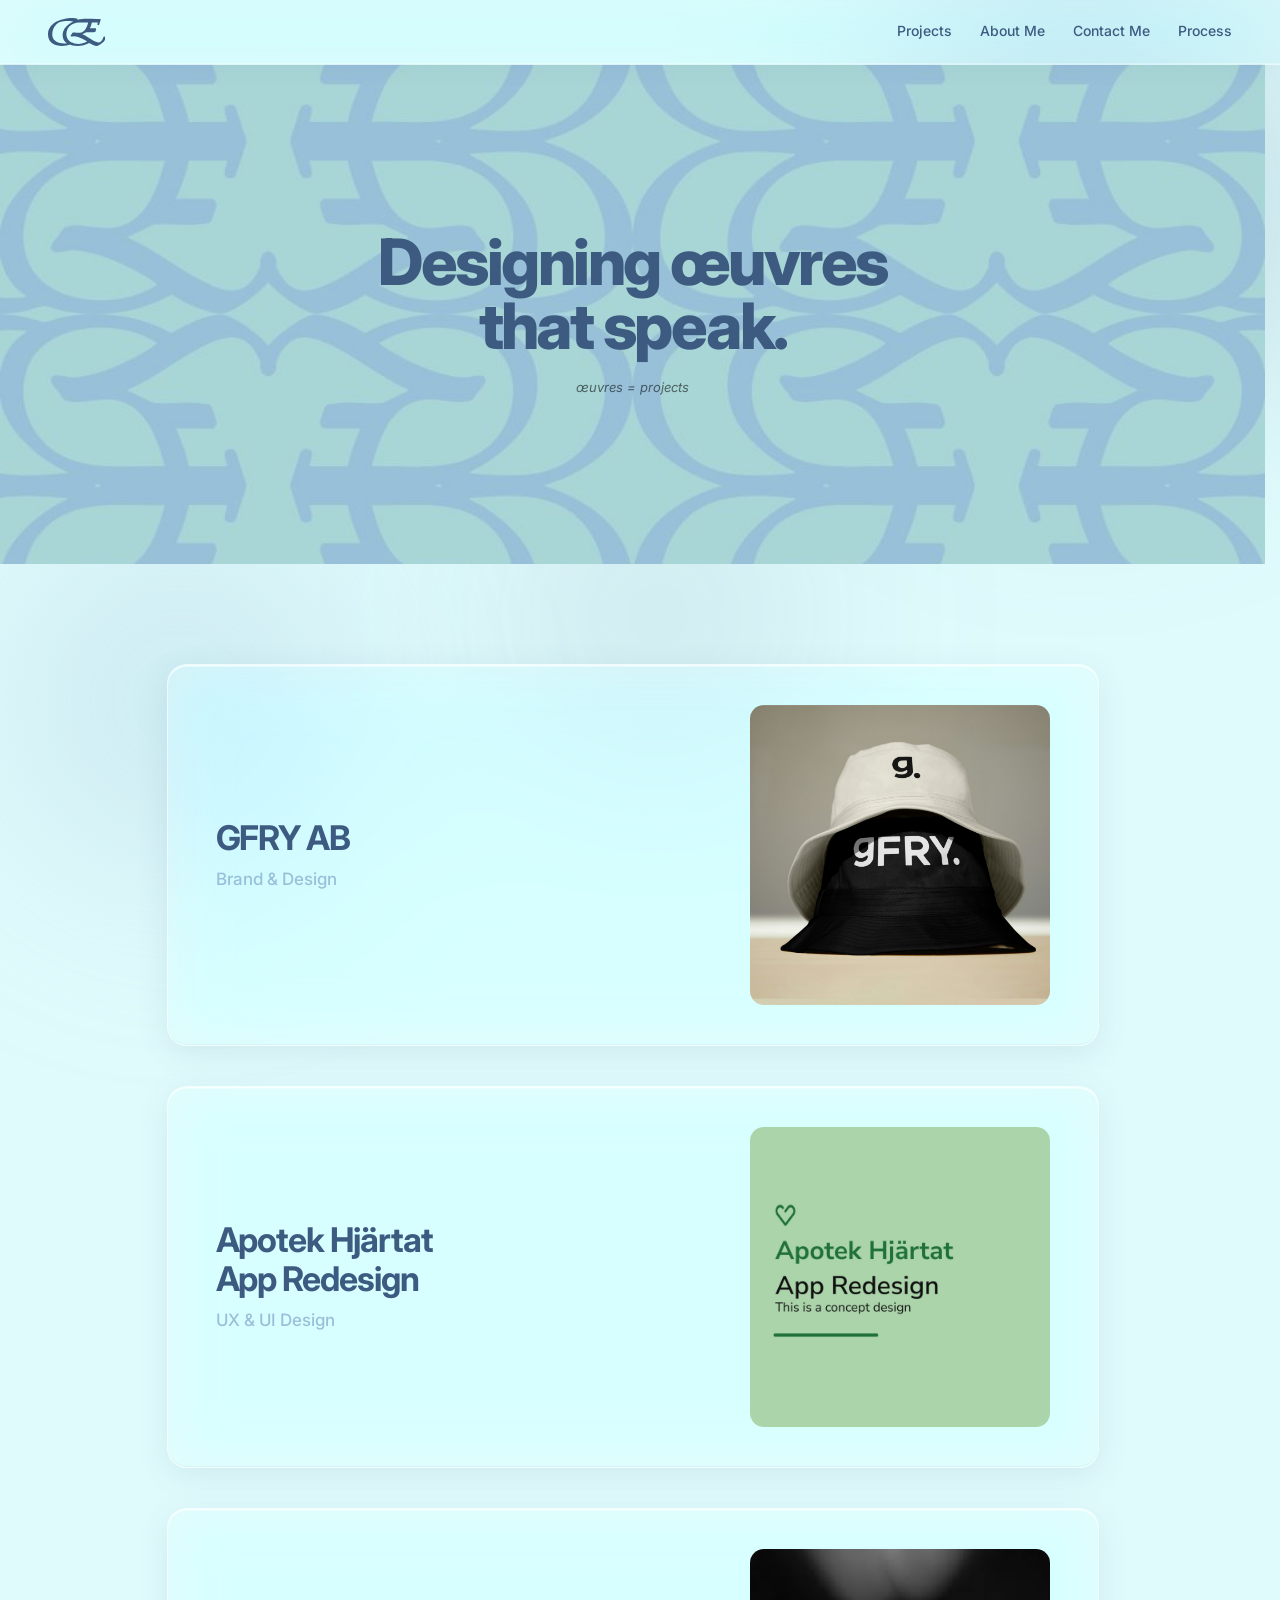
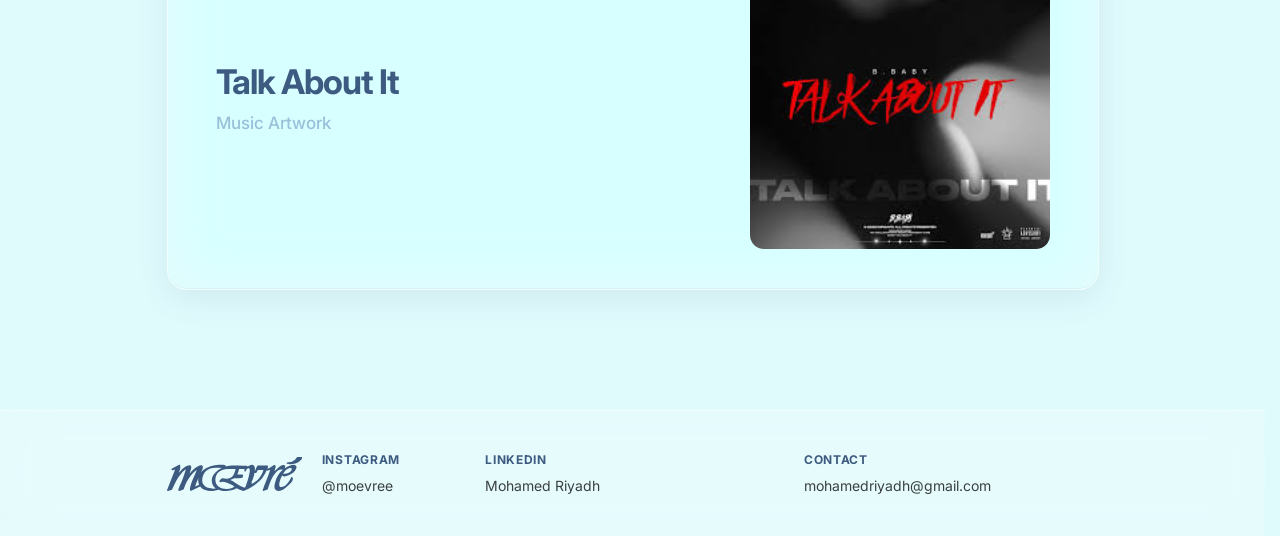
<file: index.html>
﻿<!doctype html>
<html lang="sv">
<head>
  <meta charset="utf-8" />
  <!-- Viewport meta: gor sidan responsiv pa mobila enheter -->
  <meta name="viewport" content="width=device-width, initial-scale=1" />
  <!-- Titeln ar studentens namn - uppgiftskrav -->
  <title>Mohamed Riyadh</title>
  <!-- Preconnect minskar laddningstiden for Google Fonts -->
  <link rel="preconnect" href="https://fonts.googleapis.com" />
  <link rel="preconnect" href="https://fonts.gstatic.com" crossorigin />
  <!-- Inter fran Google Fonts - optimerat for skarmar -->
  <link href="https://fonts.googleapis.com/css2?family=Inter:wght@400;500;600;700;800&display=swap" rel="stylesheet" />
  <!-- Primar CSS-fil som styr hela webbplatsens utseende -->
  <link rel="stylesheet" href="styles.css" />
</head>
<body>

  <!-- ===== HEADER / NAVIGATION ===== -->
  <!-- Sticky header: syns alltid under scroll via position: sticky -->
  <header class="header">
    <div class="header-inner">
      <div class="navbar">

        <!-- Logotypen fungerar som hemknapp - standard webbkonvention -->
        <a class="brand logo" href="index.html" aria-label="Hem">
          <svg width="582" height="284" viewBox="0 0 582 284" fill="none" xmlns="http://www.w3.org/2000/svg"><path d="M482.058 104.988C485.787 105.792 488.741 111.274 488.296 115.083C487.945 118.082 482.295 135.45 480.773 138.232C479.598 140.388 477.943 142.007 475.691 143.018C467.457 143.551 458.66 145.105 450.485 145.47C433.093 146.25 404.677 142.618 389.241 145.47C387.275 145.835 359.738 159.695 354.453 162.028C352.976 162.68 349.716 163.671 349.192 165.142C387.527 181.458 420.419 208.022 456.842 227.816C500.146 251.346 535.418 262.783 557.379 207.819C560.14 200.902 562.541 180.92 574.38 188.39C585.02 195.1 582.614 210.193 578.554 220.08C569.915 241.113 532.035 269.014 511.576 278.477C498.323 284.605 493.601 284.403 479.583 281.072C458.21 275.995 436.442 265.388 417.875 253.946C367.982 282.301 304.594 290.249 248.393 279.124C241.039 277.668 226.013 271.792 220.229 271.664C213.911 271.525 197.226 277.747 189.362 279.296C98.2647 297.216 -8.02178 265.659 0.478967 154.82C9.67123 35.011 173.378 -9.11739 272.503 1.53481C277.719 2.09727 292.404 3.80932 296.222 6.4588C300.42 9.37965 299.349 14.0273 299.314 18.1964C314.379 13.8152 329.928 10.0951 345.69 9.26123C404.914 6.14304 466.913 11.6048 526.424 9.38951C531.674 10.1247 534.623 13.2182 534.826 18.5665L518.535 68.4133C515.177 72.6613 511.161 73.9046 506.078 72.1038C494.836 68.1222 505.347 53.8584 504.285 45.7965H445.012C441.11 66.3657 433.241 85.7854 425.254 104.983H482.058V104.988ZM254.345 34.9568C191.719 30.3633 122.799 22.5629 77.0104 74.3931C45.2104 110.391 28.1595 180.594 61.2042 220.411C89.4231 254.415 146.103 262.225 187.718 257.933C188.715 257.829 191.155 257.429 191.106 256.403C191.067 255.594 180.18 248.312 178.268 246.555C148.276 218.96 142.29 174.254 154.085 136.56C165.633 99.6594 200.842 68.4725 232.701 48.3522C239.157 44.2768 246.971 41.0846 253.076 37.1622C254.044 36.5405 254.844 37.2609 254.345 34.9568ZM407.472 45.8113C351.899 48.2387 291.455 36.3136 241.207 65.7243C198.584 90.6699 177.478 143.344 190.212 191.232C209.975 265.55 315.441 276.148 375.539 249.185C377.959 248.099 394.008 240.018 394.625 239.13C395.321 238.128 394.235 237.373 393.588 236.737C387.69 230.89 366.91 219.641 358.74 215.304C332.27 201.252 290.912 184.458 260.777 184.902C253.397 185.01 232.627 193.536 229.905 182.178C228.295 175.453 238.801 165.344 242.906 160.148C246.63 155.432 247.045 150.606 253.792 148.332C272.636 141.982 301.69 152.106 322.88 150.241C377.204 145.455 395.326 90.5268 407.472 45.8162V45.8113Z" fill="#3D5A80"/></svg>
        </a>

        <!-- Hamburger-knapp: dold pa desktop, visas pa mobil via CSS -->
        <!-- aria-expanded uppdateras via JavaScript vid klick -->
        <button class="hamburger" aria-label="Oppna meny" aria-expanded="false" aria-controls="main-nav" onclick="toggleMenu()">
          <span></span>
          <span></span>
          <span></span>
        </button>

        <!-- Navigeringen: ul-lista ar semantisk standard for menyer -->
        <!-- nav-active markerar vilken sida anvandaren befinner sig pa -->
        <nav id="main-nav" class="navlinks" aria-label="Huvudmeny">
          <ul>
            <li><a href="projects.html">Projects</a></li>
            <li><a href="about-me.html">About Me</a></li>
            <li><a href="contact-me.html">Contact Me</a></li>
            <li><a href="process.html">Process</a></li>
          </ul>
        </nav>

      </div>
    </div>
  </header>

  <!-- ===== HERO-SEKTION =====
       Bakgrundsbilden Frame-79.png fyller hela sektionen via background-size: cover.
       min-height istallet for fast hojd - sektionen kan vaxa med innehallet.
       Doljs vid utskrift via @media print i styles.css. -->
  <section class="hero hero-center hero-bg" aria-label="Introduktion">
    <div class="container">
      <h1>Designing &#339;uvres<br>that speak.</h1>
      <!-- &#339; ar tecknet oe (latin small ligature oe) -->
      <p>&#339;uvres = projects</p>
    </div>
  </section>

  <!-- ===== PROJEKTKORT =====
       <main> omsluter sidans primara innehall - semantiskt korrekt.
       Korten ar klickbara <a>-element med klassen big-card.
       Varje kort lankar till projektets egna sida. -->
  <main>

    <!-- Kort 1: GFRY AB -->
    <div class="container">
      <a href="gfry.html?from=home" class="big-card" aria-label="Las mer om GFRY AB"
         data-desc="Full brand identity, packaging & web design for a sustainable haircare startup."
         data-meta="Brand Identity · Packaging · Web">
        <div class="card-text">
          <h2 class="card-title">GFRY AB</h2>
          <p class="card-subtitle">Brand &amp; Design</p>
        </div>
        <!-- Projektbild - doljs vid utskrift via @media print -->
        <img src="[data-uri]" class="card-image" alt="GFRY AB brand design - bucket hats med logotyp" />
      </a>
    </div>

    <!-- Kort 2: Apotek Hjartat App Redesign -->
    <div class="container">
      <a href="apotek.html?from=home" class="big-card" aria-label="Las mer om Apotek Hjartat App Redesign"
         data-desc="UX & UI redesign of Sweden's largest pharmacy app — cleaner flows, stronger accessibility."
         data-meta="UX Design · UI · App">
        <div class="card-text">
          <h2 class="card-title">Apotek Hj&auml;rtat<br>App Redesign</h2>
          <p class="card-subtitle">UX &amp; UI Design</p>
        </div>
        <img src="[data-uri]" class="card-image" alt="Apotek Hjartat app redesign - konceptdesign" />
      </a>
    </div>

    <!-- Kort 3: Talk About It -->
    <div class="container">
      <a href="talk-about-it.html?from=home" class="big-card" aria-label="Las mer om Talk About It"
         data-desc="Cover art for B.Baby's Talk About It — 10.4M streams & a gold plaque at 4M."
         data-meta="Music Artwork · Cover Art · 2020">
        <div class="card-text">
          <h2 class="card-title">Talk About It</h2>
          <p class="card-subtitle">Music Artwork</p>
        </div>
        <img src="[data-uri]" class="card-image" alt="Talk About It - musikomslag for B.Baby" />
      </a>
    </div>

  </main>

  <!-- ===== FOOTER ===== -->
  <!-- CSS Grid med tre kolumner: logo+instagram, linkedin, kontakt -->
  <footer class="footer">
    <div class="container">
      <div class="footer-grid">

        <!-- Kolumn 1: Logotyp + Instagram -->
        <div class="footer-col footer-brand">
          <!-- Horisontell textvarianten av logotypen, lankar till hem -->
          <div class="footer-logo-small">
            <a href="index.html" aria-label="Tillbaka till startsidan">
              <svg width="533" height="134" viewBox="0 0 533 134" fill="none" xmlns="http://www.w3.org/2000/svg"><g clip-path="url(#fcindex)"><path d="M46.4123 62.509C46.5109 62.7175 46.6655 62.6929 46.8605 62.509C54.4748 53.9593 62.5284 45.1787 71.9893 38.5703C78.6759 33.9009 95.5181 25.8287 95.7265 40.3188C95.8094 46.0754 91.1462 58.9717 88.9726 64.7507C88.9614 65.2528 88.8135 65.551 88.5244 65.6474C88.2824 66.0621 88.4326 66.0621 88.9726 65.6474C88.7552 65.4994 88.7552 65.3515 88.9726 65.199C91.8566 62.4754 94.1221 59.1353 96.8066 56.2301C104.853 47.5213 121.805 32.4819 134.016 32.0314C137.216 31.9126 139.239 32.8518 140.505 35.8355C143.414 42.6927 137.583 52.6009 134.672 58.9269C134.699 59.4626 134.401 60.0611 133.776 60.7202C134.108 59.9939 134.556 59.5456 135.12 59.3752C149.368 42.4282 174.819 34.0466 196.28 31.5942C204.717 30.6303 221.518 29.6687 229.31 32.603C231.766 33.5288 231.631 35.0599 231.226 37.4203C236.207 36.1224 241.26 34.5869 246.434 34.2596C268.168 32.8787 291.339 35.349 313.225 34.2596C316.069 33.9704 316.259 35.2863 317.261 37.4315C324.871 34.2282 336.108 26.1156 342.988 34.5151C345.473 37.5503 346.401 42.2758 346.602 46.1359C346.764 49.1868 346.078 52.1279 346.136 54.8941C346.266 55.1384 346.416 55.1317 346.584 54.8941C349.988 49.0972 351.805 40.7783 355.458 35.3132C356.332 34.0063 356.908 33.3383 358.562 33.0401L396.443 33.0289C400.389 34.1632 396.521 43.4437 395.417 45.9319C395.345 46.3377 395.569 46.3825 395.865 46.3803C400.701 44.2462 405.462 41.9014 410.054 39.2854C413.368 37.3979 419.409 32.5806 422.421 31.4911C426.41 30.0497 427.665 32.8563 428.084 36.3309C428.615 40.7447 425.056 50.6843 423.642 55.3447H424.091C429.713 50.4153 434.613 44.5174 440.704 39.9175C445.683 36.156 456.229 29.1598 462.487 32.3968C468.681 35.6001 465.203 40.2247 463.518 45.0308L470.832 40.4757C479.157 35.7122 500.505 25.3422 508.317 34.0556C513.399 39.727 508.29 48.8595 504.472 53.9593C497.368 63.4483 484.723 69.9514 473.718 73.8406C466.622 76.3468 460.143 78.9808 453.665 73.2713C448.782 84.6656 441.179 98.8195 442.465 111.584C443.239 119.259 449.979 119.454 456.132 117.647C469.559 113.704 479.377 98.9988 485.996 87.4655C486.798 86.0667 489.126 80.467 489.823 79.9761C494.314 76.8064 496.481 84.2577 496.12 87.7098C494.975 98.6738 472.703 117.717 463.659 123.832C454.535 130.003 441.056 137.688 430.219 131.456C420.156 125.668 423.929 108.295 426.367 99.0751C431.261 80.5724 441.937 63.1591 456.347 50.6349C445.036 47.9584 438.06 51.2133 430.582 59.3707C413.245 78.2881 404.954 103.103 396.965 127.031C396.618 127.654 396.02 127.883 395.421 128.176C390.823 130.434 384.788 131.898 379.946 133.803C378.019 133.563 376.764 132.312 377.347 130.301C385.302 105.146 397.579 80.2137 405.29 55.134C405.716 53.7531 406.186 52.3319 406.168 50.8636C405.057 49.6979 394.527 56.6157 392.954 52.6614C388.174 62.2266 383.357 71.924 376.968 80.5836C361.674 101.31 333.962 118.775 311.201 130.423C304.208 134.002 303.139 134.455 295.323 132.393C288.083 130.483 280.952 127.04 274.611 123.11C255.541 133.48 232.51 136.43 211.28 131.761C209.075 131.277 204.58 129.394 202.964 129.32C200.242 129.196 190.133 132.743 185.916 133.269C166.024 135.751 143.445 132.406 130.352 115.919L95.5719 133.426C87.9172 135.809 90.6958 122.462 91.4308 118.526C95.9058 94.5447 110.368 73.0875 117.644 49.9647C99.5897 62.518 84.7329 82.9866 75.1511 102.691C71.8033 109.575 70.1921 116.336 67.3642 123.137C65.4236 127.804 64.4264 128.161 59.8372 129.947C57.2893 130.94 51.1898 133.22 48.7652 133.675C42.3922 134.872 45.2022 127.865 46.2846 124.457C50.336 111.729 57.2759 98.6738 61.9884 85.9367C65.9278 75.2865 69.4683 64.2329 72.9708 53.4505C73.2172 52.6928 74.4878 49.3056 73.0671 49.5074C70.3624 49.8907 60.366 60.2068 58.049 62.7242C40.3777 81.9286 30.1214 105.679 19.3945 129.151L4.41443 133.664C2.18031 134.37 -0.0806983 133.021 0.0022129 130.624L29.2721 56.3422C29.895 54.4906 30.7174 52.1324 30.7466 50.1889C30.7578 49.4693 30.8452 49.4244 30.0766 49.5186C27.3248 49.8504 23.177 53.2958 20.7479 52.5628C19.0292 52.0427 16.5643 48.4359 18.2337 46.6403L45.8073 31.648C47.526 30.6864 49.8766 30.1551 51.2906 31.8565C52.7046 33.5579 52.4312 41.8252 52.1847 44.3C51.5819 50.292 48.4671 56.8466 46.4145 62.5068L46.4123 62.509ZM215.314 43.688C193.203 41.5046 168.247 39.1711 151.685 56.8937C139.988 69.4089 133.628 93.8139 143.719 108.811C153.574 123.46 176.3 126.042 192.468 124.354C186.478 119.633 181.098 113.971 178.7 106.535C170.844 82.1774 186.127 62.3163 205.322 49.5971L215.316 43.6903L215.314 43.688ZM458.142 66.0912C469.503 67.0013 487.836 63.39 491.244 50.5811C493.613 41.684 486.742 42.8922 480.56 44.8223C472.273 47.4114 466.187 53.6679 461.358 60.5722C460.903 61.2223 457.717 65.7146 458.14 66.089L458.142 66.0912ZM277.141 68.7835H297.526C297.81 68.7835 299.574 70.1755 299.76 70.5835C300.445 72.0742 298.334 78.7925 297.528 80.4401C296.712 82.1034 295.74 82.8297 293.9 83.0853C284.493 84.3944 273.929 83.0629 264.395 83.5986L249.82 90.5209C263.696 96.9567 275.78 106.668 289.228 113.836C294.991 116.91 301.516 119.992 308.069 120.591C311.21 111.503 314.706 102.507 317.581 93.3297C320.456 84.1523 329.054 55.2416 325.305 46.8196C324.774 45.6248 324.008 44.6273 322.621 44.5421C321.234 44.4569 314.899 47.0326 313.897 47.9629C311.325 50.3503 312.985 57.6491 307.381 57.1694C302.023 56.7099 306.202 50.2673 305.814 47.2724H284.309C283 54.7686 280.096 61.8477 277.141 68.7857V68.7835ZM270.423 47.2724C248.019 48.01 221.778 43.1971 203.661 59.5882C187.532 74.1814 185.046 104.202 203.968 117.558C217.335 126.993 238.706 128.374 253.939 123.33C255.866 122.691 264.894 118.916 265.728 117.645C266.192 116.939 265.889 116.979 265.473 116.535C263.958 114.919 256.5 110.772 254.145 109.49C244.272 104.117 228.642 97.7413 217.355 97.9004C214.442 97.9408 209.252 100.685 206.989 97.9565C205.956 96.7124 206.2 95.4929 206.868 94.1658C207.536 92.8388 211.291 88.0864 212.434 86.7392C216.887 81.4915 227.432 84.9705 233.467 85.3606C257.598 86.9118 265.927 67.4026 270.423 47.2724ZM380.186 51.303H358.904C358.389 51.303 355.996 54.1521 355.615 54.7372C353.549 57.9338 353.412 63.1255 348.614 62.9731C347.68 63.3878 345.457 61.238 345.007 62.0495C344.377 63.1838 343.718 68.7117 343.225 70.5768C342.251 74.2688 341.117 78.0303 339.989 81.682C338.463 86.6338 333.939 96.2842 333.334 100.577C333.121 102.092 334.385 104.67 334.266 106.432C344.628 100.395 354.524 93.9529 362.25 84.6769C370.171 75.1655 376.798 63.2264 380.183 51.3007L380.186 51.303ZM123.022 84.4684C122.859 84.8629 122.767 85.3449 122.574 85.8134C120.264 91.4422 117.602 97.0127 115.52 102.733C114.756 104.832 110.875 115.421 111.827 116.737L126.608 109.559C124.712 104.762 123.387 99.7453 123.004 94.5693C122.827 92.1864 123.125 89.5816 123.022 87.1561C123.806 86.7706 123.363 85.5915 123.47 84.9145C123.526 84.558 124.243 83.8721 123.914 83.1211C123.103 83.2108 123.224 83.9752 123.022 84.4661V84.4684Z" fill="#3D5A80"/><path d="M472.155 26.0818C470.893 24.8243 471.108 22.614 472.578 21.5716C477.425 20.7758 482.487 20.8834 487.278 19.7222C493.747 18.1531 500.779 13.9208 505.637 9.40608C507.405 7.76294 512.792 0.81826 514.119 0.412519C515.889 -0.127722 527.763 -0.0649558 530.058 0.201802C537.538 1.07157 528.687 11.1501 526.246 13.4388C514.834 24.1338 497.918 28.6866 482.51 28.4042C480.616 28.3683 473.38 27.3058 472.155 26.0841V26.0818Z" fill="#3D5A80"/></g><defs><clipPath id="fcindex"><rect width="533" height="134" fill="white"/></clipPath></defs></svg>
            </a>
          </div>
          <div>
            <p class="label">Instagram</p>
            <a href="https://www.instagram.com/moevree" target="_blank" rel="noreferrer">@moevree</a>
          </div>
        </div>

        <!-- Kolumn 2: LinkedIn -->
        <div class="footer-col">
          <p class="label">LinkedIn</p>
          <a href="https://www.linkedin.com/in/mohamed-riyadh-204072342/" target="_blank" rel="noreferrer">Mohamed Riyadh</a>
        </div>

        <!-- Kolumn 3: E-postadress -->
        <div class="footer-col">
          <p class="label">Contact</p>
          <a href="mailto:mohamedriyadh@gmail.com">mohamedriyadh@gmail.com</a>
        </div>

      </div>
    </div>
  </footer>

  <!-- ===== JAVASCRIPT =====
       Hamburger-meny: classList.toggle lagger till/tar bort .open-klassen.
       aria-expanded uppdateras for tillganglighet. -->
  <script>
    function toggleMenu() {
      var nav = document.getElementById('main-nav');
      var btn = document.querySelector('.hamburger');
      var open = nav.classList.toggle("open");
      btn.setAttribute("aria-expanded", String(open));
    }

    /* ---- Hover preview ---- */
    (function () {
      if (window.matchMedia('(hover: none)').matches) return; // skip touch devices

      var preview = document.createElement('div');
      preview.id = 'card-preview';
      preview.innerHTML =
        '<img id="card-preview__img" alt="" />' +
        '<div id="card-preview__body">' +
          '<p id="card-preview__meta"></p>' +
          '<p id="card-preview__title"></p>' +
          '<p id="card-preview__desc"></p>' +
          '<p id="card-preview__arrow">View project →</p>' +
        '</div>';
      document.body.appendChild(preview);

      var pImg   = document.getElementById('card-preview__img');
      var pMeta  = document.getElementById('card-preview__meta');
      var pTitle = document.getElementById('card-preview__title');
      var pDesc  = document.getElementById('card-preview__desc');
      var rafId;

      function position(x, y) {
        var pw = preview.offsetWidth  || 280;
        var ph = preview.offsetHeight || 280;
        var vw = window.innerWidth;
        var vh = window.innerHeight;
        var left = x + 24;
        var top  = y - ph / 2;
        if (left + pw > vw - 16) left = x - pw - 24;
        if (top < 16)            top  = 16;
        if (top + ph > vh - 16)  top  = vh - ph - 16;
        preview.style.left = left + 'px';
        preview.style.top  = top  + 'px';
      }

      document.querySelectorAll('.big-card').forEach(function (card) {
        var img = card.querySelector('.card-image');

        card.addEventListener('mouseenter', function (e) {
          pImg.src       = img.src;
          pMeta.textContent  = card.dataset.meta  || '';
          pTitle.textContent = card.querySelector('.card-title').textContent;
          pDesc.textContent  = card.dataset.desc  || '';
          position(e.clientX, e.clientY);
          preview.classList.add('visible');
        });

        card.addEventListener('mousemove', function (e) {
          cancelAnimationFrame(rafId);
          rafId = requestAnimationFrame(function () { position(e.clientX, e.clientY); });
        });

        card.addEventListener('mouseleave', function () {
          preview.classList.remove('visible');
        });
      });
    })();
  </script>

</body>
</html>
</file>
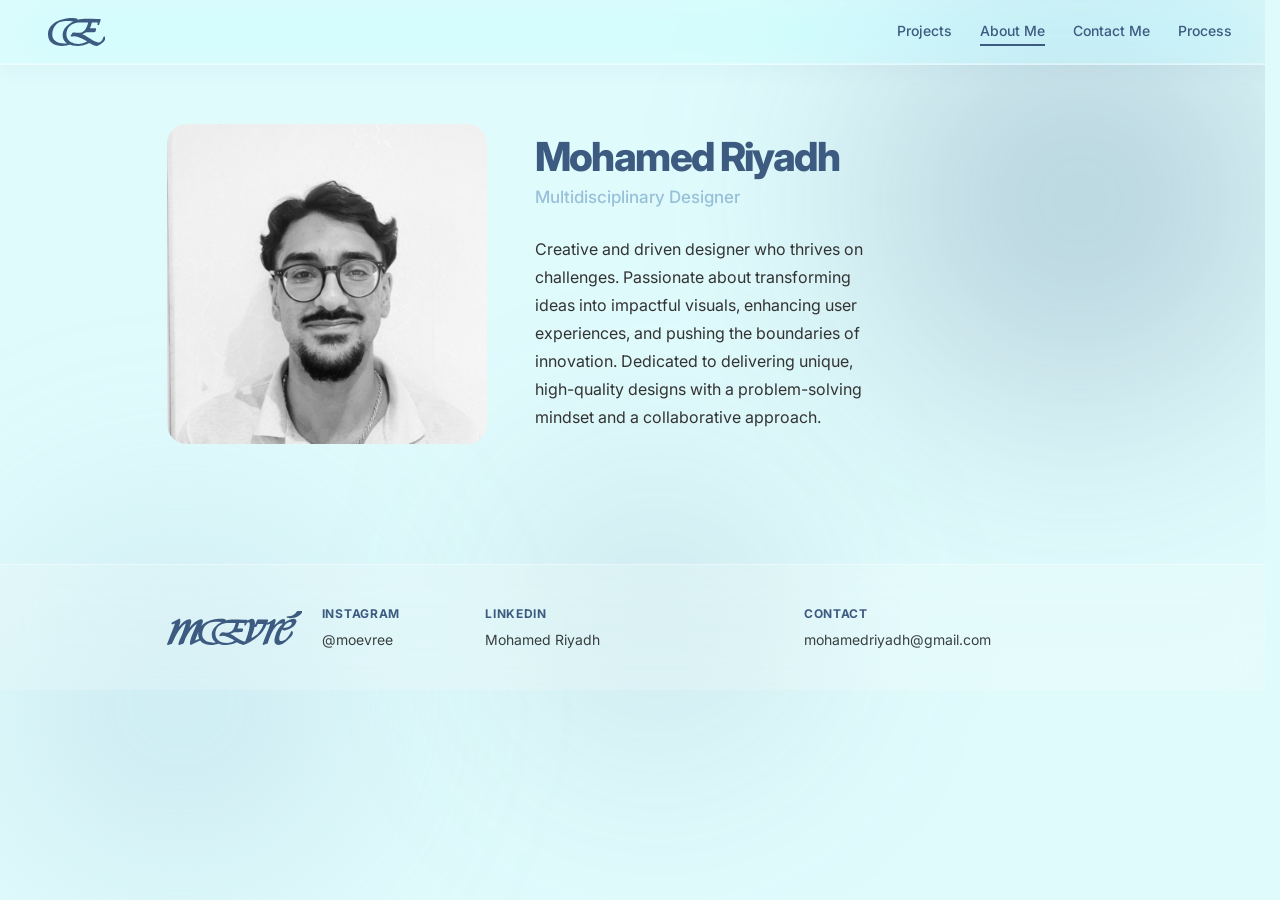
<file: about-me.html>
﻿<!doctype html>
<html lang="sv">
<head>
  <meta charset="utf-8" />
  <!-- Viewport meta: gor sidan responsiv pa mobila enheter -->
  <meta name="viewport" content="width=device-width, initial-scale=1" />
  <!-- Titeln ar studentens namn - uppgiftskrav -->
  <title>Mohamed Riyadh</title>
  <!-- Preconnect minskar laddningstiden for Google Fonts -->
  <link rel="preconnect" href="https://fonts.googleapis.com" />
  <link rel="preconnect" href="https://fonts.gstatic.com" crossorigin />
  <!-- Inter fran Google Fonts - optimerat for skarmar -->
  <link href="https://fonts.googleapis.com/css2?family=Inter:wght@400;500;600;700;800&display=swap" rel="stylesheet" />
  <!-- Primar CSS-fil som styr hela webbplatsens utseende -->
  <link rel="stylesheet" href="styles.css" />
</head>
<body>

  <!-- ===== HEADER / NAVIGATION ===== -->
  <!-- Sticky header: syns alltid under scroll via position: sticky -->
  <header class="header">
    <div class="header-inner">
      <div class="navbar">

        <!-- Logotypen fungerar som hemknapp - standard webbkonvention -->
        <a class="brand logo" href="index.html" aria-label="Hem">
          <svg width="582" height="284" viewBox="0 0 582 284" fill="none" xmlns="http://www.w3.org/2000/svg"><path d="M482.058 104.988C485.787 105.792 488.741 111.274 488.296 115.083C487.945 118.082 482.295 135.45 480.773 138.232C479.598 140.388 477.943 142.007 475.691 143.018C467.457 143.551 458.66 145.105 450.485 145.47C433.093 146.25 404.677 142.618 389.241 145.47C387.275 145.835 359.738 159.695 354.453 162.028C352.976 162.68 349.716 163.671 349.192 165.142C387.527 181.458 420.419 208.022 456.842 227.816C500.146 251.346 535.418 262.783 557.379 207.819C560.14 200.902 562.541 180.92 574.38 188.39C585.02 195.1 582.614 210.193 578.554 220.08C569.915 241.113 532.035 269.014 511.576 278.477C498.323 284.605 493.601 284.403 479.583 281.072C458.21 275.995 436.442 265.388 417.875 253.946C367.982 282.301 304.594 290.249 248.393 279.124C241.039 277.668 226.013 271.792 220.229 271.664C213.911 271.525 197.226 277.747 189.362 279.296C98.2647 297.216 -8.02178 265.659 0.478967 154.82C9.67123 35.011 173.378 -9.11739 272.503 1.53481C277.719 2.09727 292.404 3.80932 296.222 6.4588C300.42 9.37965 299.349 14.0273 299.314 18.1964C314.379 13.8152 329.928 10.0951 345.69 9.26123C404.914 6.14304 466.913 11.6048 526.424 9.38951C531.674 10.1247 534.623 13.2182 534.826 18.5665L518.535 68.4133C515.177 72.6613 511.161 73.9046 506.078 72.1038C494.836 68.1222 505.347 53.8584 504.285 45.7965H445.012C441.11 66.3657 433.241 85.7854 425.254 104.983H482.058V104.988ZM254.345 34.9568C191.719 30.3633 122.799 22.5629 77.0104 74.3931C45.2104 110.391 28.1595 180.594 61.2042 220.411C89.4231 254.415 146.103 262.225 187.718 257.933C188.715 257.829 191.155 257.429 191.106 256.403C191.067 255.594 180.18 248.312 178.268 246.555C148.276 218.96 142.29 174.254 154.085 136.56C165.633 99.6594 200.842 68.4725 232.701 48.3522C239.157 44.2768 246.971 41.0846 253.076 37.1622C254.044 36.5405 254.844 37.2609 254.345 34.9568ZM407.472 45.8113C351.899 48.2387 291.455 36.3136 241.207 65.7243C198.584 90.6699 177.478 143.344 190.212 191.232C209.975 265.55 315.441 276.148 375.539 249.185C377.959 248.099 394.008 240.018 394.625 239.13C395.321 238.128 394.235 237.373 393.588 236.737C387.69 230.89 366.91 219.641 358.74 215.304C332.27 201.252 290.912 184.458 260.777 184.902C253.397 185.01 232.627 193.536 229.905 182.178C228.295 175.453 238.801 165.344 242.906 160.148C246.63 155.432 247.045 150.606 253.792 148.332C272.636 141.982 301.69 152.106 322.88 150.241C377.204 145.455 395.326 90.5268 407.472 45.8162V45.8113Z" fill="#3D5A80"/></svg>
        </a>

        <!-- Hamburger-knapp: dold pa desktop, visas pa mobil via CSS -->
        <!-- aria-expanded uppdateras via JavaScript vid klick -->
        <button class="hamburger" aria-label="Oppna meny" aria-expanded="false" aria-controls="main-nav" onclick="toggleMenu()">
          <span></span>
          <span></span>
          <span></span>
        </button>

        <!-- Navigeringen: ul-lista ar semantisk standard for menyer -->
        <!-- nav-active markerar vilken sida anvandaren befinner sig pa -->
        <nav id="main-nav" class="navlinks" aria-label="Huvudmeny">
          <ul>
            <li><a href="projects.html">Projects</a></li>
            <li><a href="about-me.html" class="nav-active">About Me</a></li>
            <li><a href="contact-me.html">Contact Me</a></li>
            <li><a href="process.html">Process</a></li>
          </ul>
        </nav>

      </div>
    </div>
  </header>

  <!-- ===== ABOUT ME =====
       Flexbox-layout: bild till vanster, all text centrerad bredvid.
       align-items: center i CSS centrerar texten mot bildens hojd. -->
  <main>
    <div class="container">
      <section class="about-layout">
        <div class="about-top-row">

          <!-- Profilbild: object-fit: cover i CSS forvranger ej bilden.
               Byt src="din-bild.jpg" mot din faktiska bildfil. -->
          <img
            src="1735603716802.jpg"
            class="about-photo"
            alt="Portrettfoto av Mohamed Riyadh"
          />

          <!-- Textblock till hoger om bilden: namn, titel, beskrivning -->
          <div class="about-name-block">
            <h1 class="about-name">Mohamed Riyadh</h1>
            <p class="about-role">Multidisciplinary Designer</p>
            <!-- Brodtext utan manuella br-taggar - responsivt flode -->
            <p class="about-body">
              Creative and driven designer who thrives on challenges.
              Passionate about transforming ideas into impactful visuals,
              enhancing user experiences, and pushing the boundaries of
              innovation. Dedicated to delivering unique, high-quality
              designs with a problem-solving mindset and a collaborative
              approach.
            </p>
          </div>

        </div>
      </section>
    </div>
  </main>

  <!-- ===== FOOTER ===== -->
  <!-- CSS Grid med tre kolumner: logo+instagram, linkedin, kontakt -->
  <footer class="footer">
    <div class="container">
      <div class="footer-grid">

        <!-- Kolumn 1: Logotyp + Instagram -->
        <div class="footer-col footer-brand">
          <!-- Horisontell textvarianten av logotypen, lankar till hem -->
          <div class="footer-logo-small">
            <a href="index.html" aria-label="Tillbaka till startsidan">
              <svg width="533" height="134" viewBox="0 0 533 134" fill="none" xmlns="http://www.w3.org/2000/svg"><g clip-path="url(#fcaboutm)"><path d="M46.4123 62.509C46.5109 62.7175 46.6655 62.6929 46.8605 62.509C54.4748 53.9593 62.5284 45.1787 71.9893 38.5703C78.6759 33.9009 95.5181 25.8287 95.7265 40.3188C95.8094 46.0754 91.1462 58.9717 88.9726 64.7507C88.9614 65.2528 88.8135 65.551 88.5244 65.6474C88.2824 66.0621 88.4326 66.0621 88.9726 65.6474C88.7552 65.4994 88.7552 65.3515 88.9726 65.199C91.8566 62.4754 94.1221 59.1353 96.8066 56.2301C104.853 47.5213 121.805 32.4819 134.016 32.0314C137.216 31.9126 139.239 32.8518 140.505 35.8355C143.414 42.6927 137.583 52.6009 134.672 58.9269C134.699 59.4626 134.401 60.0611 133.776 60.7202C134.108 59.9939 134.556 59.5456 135.12 59.3752C149.368 42.4282 174.819 34.0466 196.28 31.5942C204.717 30.6303 221.518 29.6687 229.31 32.603C231.766 33.5288 231.631 35.0599 231.226 37.4203C236.207 36.1224 241.26 34.5869 246.434 34.2596C268.168 32.8787 291.339 35.349 313.225 34.2596C316.069 33.9704 316.259 35.2863 317.261 37.4315C324.871 34.2282 336.108 26.1156 342.988 34.5151C345.473 37.5503 346.401 42.2758 346.602 46.1359C346.764 49.1868 346.078 52.1279 346.136 54.8941C346.266 55.1384 346.416 55.1317 346.584 54.8941C349.988 49.0972 351.805 40.7783 355.458 35.3132C356.332 34.0063 356.908 33.3383 358.562 33.0401L396.443 33.0289C400.389 34.1632 396.521 43.4437 395.417 45.9319C395.345 46.3377 395.569 46.3825 395.865 46.3803C400.701 44.2462 405.462 41.9014 410.054 39.2854C413.368 37.3979 419.409 32.5806 422.421 31.4911C426.41 30.0497 427.665 32.8563 428.084 36.3309C428.615 40.7447 425.056 50.6843 423.642 55.3447H424.091C429.713 50.4153 434.613 44.5174 440.704 39.9175C445.683 36.156 456.229 29.1598 462.487 32.3968C468.681 35.6001 465.203 40.2247 463.518 45.0308L470.832 40.4757C479.157 35.7122 500.505 25.3422 508.317 34.0556C513.399 39.727 508.29 48.8595 504.472 53.9593C497.368 63.4483 484.723 69.9514 473.718 73.8406C466.622 76.3468 460.143 78.9808 453.665 73.2713C448.782 84.6656 441.179 98.8195 442.465 111.584C443.239 119.259 449.979 119.454 456.132 117.647C469.559 113.704 479.377 98.9988 485.996 87.4655C486.798 86.0667 489.126 80.467 489.823 79.9761C494.314 76.8064 496.481 84.2577 496.12 87.7098C494.975 98.6738 472.703 117.717 463.659 123.832C454.535 130.003 441.056 137.688 430.219 131.456C420.156 125.668 423.929 108.295 426.367 99.0751C431.261 80.5724 441.937 63.1591 456.347 50.6349C445.036 47.9584 438.06 51.2133 430.582 59.3707C413.245 78.2881 404.954 103.103 396.965 127.031C396.618 127.654 396.02 127.883 395.421 128.176C390.823 130.434 384.788 131.898 379.946 133.803C378.019 133.563 376.764 132.312 377.347 130.301C385.302 105.146 397.579 80.2137 405.29 55.134C405.716 53.7531 406.186 52.3319 406.168 50.8636C405.057 49.6979 394.527 56.6157 392.954 52.6614C388.174 62.2266 383.357 71.924 376.968 80.5836C361.674 101.31 333.962 118.775 311.201 130.423C304.208 134.002 303.139 134.455 295.323 132.393C288.083 130.483 280.952 127.04 274.611 123.11C255.541 133.48 232.51 136.43 211.28 131.761C209.075 131.277 204.58 129.394 202.964 129.32C200.242 129.196 190.133 132.743 185.916 133.269C166.024 135.751 143.445 132.406 130.352 115.919L95.5719 133.426C87.9172 135.809 90.6958 122.462 91.4308 118.526C95.9058 94.5447 110.368 73.0875 117.644 49.9647C99.5897 62.518 84.7329 82.9866 75.1511 102.691C71.8033 109.575 70.1921 116.336 67.3642 123.137C65.4236 127.804 64.4264 128.161 59.8372 129.947C57.2893 130.94 51.1898 133.22 48.7652 133.675C42.3922 134.872 45.2022 127.865 46.2846 124.457C50.336 111.729 57.2759 98.6738 61.9884 85.9367C65.9278 75.2865 69.4683 64.2329 72.9708 53.4505C73.2172 52.6928 74.4878 49.3056 73.0671 49.5074C70.3624 49.8907 60.366 60.2068 58.049 62.7242C40.3777 81.9286 30.1214 105.679 19.3945 129.151L4.41443 133.664C2.18031 134.37 -0.0806983 133.021 0.0022129 130.624L29.2721 56.3422C29.895 54.4906 30.7174 52.1324 30.7466 50.1889C30.7578 49.4693 30.8452 49.4244 30.0766 49.5186C27.3248 49.8504 23.177 53.2958 20.7479 52.5628C19.0292 52.0427 16.5643 48.4359 18.2337 46.6403L45.8073 31.648C47.526 30.6864 49.8766 30.1551 51.2906 31.8565C52.7046 33.5579 52.4312 41.8252 52.1847 44.3C51.5819 50.292 48.4671 56.8466 46.4145 62.5068L46.4123 62.509ZM215.314 43.688C193.203 41.5046 168.247 39.1711 151.685 56.8937C139.988 69.4089 133.628 93.8139 143.719 108.811C153.574 123.46 176.3 126.042 192.468 124.354C186.478 119.633 181.098 113.971 178.7 106.535C170.844 82.1774 186.127 62.3163 205.322 49.5971L215.316 43.6903L215.314 43.688ZM458.142 66.0912C469.503 67.0013 487.836 63.39 491.244 50.5811C493.613 41.684 486.742 42.8922 480.56 44.8223C472.273 47.4114 466.187 53.6679 461.358 60.5722C460.903 61.2223 457.717 65.7146 458.14 66.089L458.142 66.0912ZM277.141 68.7835H297.526C297.81 68.7835 299.574 70.1755 299.76 70.5835C300.445 72.0742 298.334 78.7925 297.528 80.4401C296.712 82.1034 295.74 82.8297 293.9 83.0853C284.493 84.3944 273.929 83.0629 264.395 83.5986L249.82 90.5209C263.696 96.9567 275.78 106.668 289.228 113.836C294.991 116.91 301.516 119.992 308.069 120.591C311.21 111.503 314.706 102.507 317.581 93.3297C320.456 84.1523 329.054 55.2416 325.305 46.8196C324.774 45.6248 324.008 44.6273 322.621 44.5421C321.234 44.4569 314.899 47.0326 313.897 47.9629C311.325 50.3503 312.985 57.6491 307.381 57.1694C302.023 56.7099 306.202 50.2673 305.814 47.2724H284.309C283 54.7686 280.096 61.8477 277.141 68.7857V68.7835ZM270.423 47.2724C248.019 48.01 221.778 43.1971 203.661 59.5882C187.532 74.1814 185.046 104.202 203.968 117.558C217.335 126.993 238.706 128.374 253.939 123.33C255.866 122.691 264.894 118.916 265.728 117.645C266.192 116.939 265.889 116.979 265.473 116.535C263.958 114.919 256.5 110.772 254.145 109.49C244.272 104.117 228.642 97.7413 217.355 97.9004C214.442 97.9408 209.252 100.685 206.989 97.9565C205.956 96.7124 206.2 95.4929 206.868 94.1658C207.536 92.8388 211.291 88.0864 212.434 86.7392C216.887 81.4915 227.432 84.9705 233.467 85.3606C257.598 86.9118 265.927 67.4026 270.423 47.2724ZM380.186 51.303H358.904C358.389 51.303 355.996 54.1521 355.615 54.7372C353.549 57.9338 353.412 63.1255 348.614 62.9731C347.68 63.3878 345.457 61.238 345.007 62.0495C344.377 63.1838 343.718 68.7117 343.225 70.5768C342.251 74.2688 341.117 78.0303 339.989 81.682C338.463 86.6338 333.939 96.2842 333.334 100.577C333.121 102.092 334.385 104.67 334.266 106.432C344.628 100.395 354.524 93.9529 362.25 84.6769C370.171 75.1655 376.798 63.2264 380.183 51.3007L380.186 51.303ZM123.022 84.4684C122.859 84.8629 122.767 85.3449 122.574 85.8134C120.264 91.4422 117.602 97.0127 115.52 102.733C114.756 104.832 110.875 115.421 111.827 116.737L126.608 109.559C124.712 104.762 123.387 99.7453 123.004 94.5693C122.827 92.1864 123.125 89.5816 123.022 87.1561C123.806 86.7706 123.363 85.5915 123.47 84.9145C123.526 84.558 124.243 83.8721 123.914 83.1211C123.103 83.2108 123.224 83.9752 123.022 84.4661V84.4684Z" fill="#3D5A80"/><path d="M472.155 26.0818C470.893 24.8243 471.108 22.614 472.578 21.5716C477.425 20.7758 482.487 20.8834 487.278 19.7222C493.747 18.1531 500.779 13.9208 505.637 9.40608C507.405 7.76294 512.792 0.81826 514.119 0.412519C515.889 -0.127722 527.763 -0.0649558 530.058 0.201802C537.538 1.07157 528.687 11.1501 526.246 13.4388C514.834 24.1338 497.918 28.6866 482.51 28.4042C480.616 28.3683 473.38 27.3058 472.155 26.0841V26.0818Z" fill="#3D5A80"/></g><defs><clipPath id="fcaboutm"><rect width="533" height="134" fill="white"/></clipPath></defs></svg>
            </a>
          </div>
          <div>
            <p class="label">Instagram</p>
            <a href="https://www.instagram.com/moevree" target="_blank" rel="noreferrer">@moevree</a>
          </div>
        </div>

        <!-- Kolumn 2: LinkedIn -->
        <div class="footer-col">
          <p class="label">LinkedIn</p>
          <a href="https://www.linkedin.com/in/mohamed-riyadh-204072342/" target="_blank" rel="noreferrer">Mohamed Riyadh</a>
        </div>

        <!-- Kolumn 3: E-postadress -->
        <div class="footer-col">
          <p class="label">Contact</p>
          <a href="mailto:mohamedriyadh@gmail.com">mohamedriyadh@gmail.com</a>
        </div>

      </div>
    </div>
  </footer>

  <!-- ===== JAVASCRIPT =====
       Hamburger-meny: classList.toggle lagger till/tar bort .open-klassen.
       aria-expanded uppdateras for tillganglighet. -->
  <script>
    function toggleMenu() {
      var nav = document.getElementById('main-nav');
      var btn = document.querySelector('.hamburger');
      var open = nav.classList.toggle("open");
      btn.setAttribute("aria-expanded", String(open));
    }
  </script>

</body>
</html>
</file>
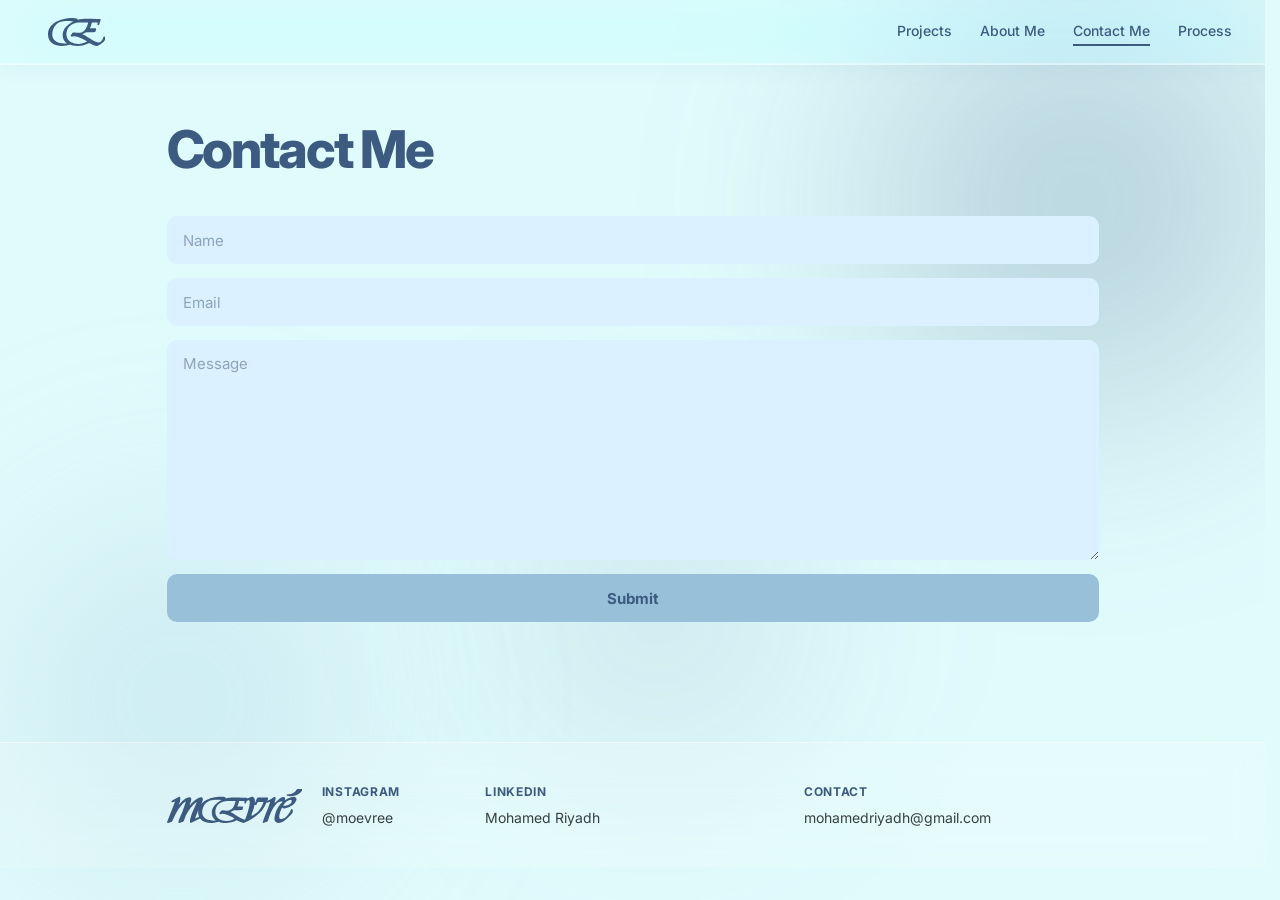
<file: contact-me.html>
﻿<!doctype html>
<html lang="sv">
<head>
  <meta charset="utf-8" />
  <!-- Viewport meta: gor sidan responsiv pa mobila enheter -->
  <meta name="viewport" content="width=device-width, initial-scale=1" />
  <!-- Titeln ar studentens namn - uppgiftskrav -->
  <title>Mohamed Riyadh</title>
  <!-- Preconnect minskar laddningstiden for Google Fonts -->
  <link rel="preconnect" href="https://fonts.googleapis.com" />
  <link rel="preconnect" href="https://fonts.gstatic.com" crossorigin />
  <!-- Inter fran Google Fonts - optimerat for skarmar -->
  <link href="https://fonts.googleapis.com/css2?family=Inter:wght@400;500;600;700;800&display=swap" rel="stylesheet" />
  <!-- Primar CSS-fil som styr hela webbplatsens utseende -->
  <link rel="stylesheet" href="styles.css" />
</head>
<body>

  <!-- ===== HEADER / NAVIGATION ===== -->
  <!-- Sticky header: syns alltid under scroll via position: sticky -->
  <header class="header">
    <div class="header-inner">
      <div class="navbar">

        <!-- Logotypen fungerar som hemknapp - standard webbkonvention -->
        <a class="brand logo" href="index.html" aria-label="Hem">
          <svg width="582" height="284" viewBox="0 0 582 284" fill="none" xmlns="http://www.w3.org/2000/svg"><path d="M482.058 104.988C485.787 105.792 488.741 111.274 488.296 115.083C487.945 118.082 482.295 135.45 480.773 138.232C479.598 140.388 477.943 142.007 475.691 143.018C467.457 143.551 458.66 145.105 450.485 145.47C433.093 146.25 404.677 142.618 389.241 145.47C387.275 145.835 359.738 159.695 354.453 162.028C352.976 162.68 349.716 163.671 349.192 165.142C387.527 181.458 420.419 208.022 456.842 227.816C500.146 251.346 535.418 262.783 557.379 207.819C560.14 200.902 562.541 180.92 574.38 188.39C585.02 195.1 582.614 210.193 578.554 220.08C569.915 241.113 532.035 269.014 511.576 278.477C498.323 284.605 493.601 284.403 479.583 281.072C458.21 275.995 436.442 265.388 417.875 253.946C367.982 282.301 304.594 290.249 248.393 279.124C241.039 277.668 226.013 271.792 220.229 271.664C213.911 271.525 197.226 277.747 189.362 279.296C98.2647 297.216 -8.02178 265.659 0.478967 154.82C9.67123 35.011 173.378 -9.11739 272.503 1.53481C277.719 2.09727 292.404 3.80932 296.222 6.4588C300.42 9.37965 299.349 14.0273 299.314 18.1964C314.379 13.8152 329.928 10.0951 345.69 9.26123C404.914 6.14304 466.913 11.6048 526.424 9.38951C531.674 10.1247 534.623 13.2182 534.826 18.5665L518.535 68.4133C515.177 72.6613 511.161 73.9046 506.078 72.1038C494.836 68.1222 505.347 53.8584 504.285 45.7965H445.012C441.11 66.3657 433.241 85.7854 425.254 104.983H482.058V104.988ZM254.345 34.9568C191.719 30.3633 122.799 22.5629 77.0104 74.3931C45.2104 110.391 28.1595 180.594 61.2042 220.411C89.4231 254.415 146.103 262.225 187.718 257.933C188.715 257.829 191.155 257.429 191.106 256.403C191.067 255.594 180.18 248.312 178.268 246.555C148.276 218.96 142.29 174.254 154.085 136.56C165.633 99.6594 200.842 68.4725 232.701 48.3522C239.157 44.2768 246.971 41.0846 253.076 37.1622C254.044 36.5405 254.844 37.2609 254.345 34.9568ZM407.472 45.8113C351.899 48.2387 291.455 36.3136 241.207 65.7243C198.584 90.6699 177.478 143.344 190.212 191.232C209.975 265.55 315.441 276.148 375.539 249.185C377.959 248.099 394.008 240.018 394.625 239.13C395.321 238.128 394.235 237.373 393.588 236.737C387.69 230.89 366.91 219.641 358.74 215.304C332.27 201.252 290.912 184.458 260.777 184.902C253.397 185.01 232.627 193.536 229.905 182.178C228.295 175.453 238.801 165.344 242.906 160.148C246.63 155.432 247.045 150.606 253.792 148.332C272.636 141.982 301.69 152.106 322.88 150.241C377.204 145.455 395.326 90.5268 407.472 45.8162V45.8113Z" fill="#3D5A80"/></svg>
        </a>

        <!-- Hamburger-knapp: dold pa desktop, visas pa mobil via CSS -->
        <!-- aria-expanded uppdateras via JavaScript vid klick -->
        <button class="hamburger" aria-label="Oppna meny" aria-expanded="false" aria-controls="main-nav" onclick="toggleMenu()">
          <span></span>
          <span></span>
          <span></span>
        </button>

        <!-- Navigeringen: ul-lista ar semantisk standard for menyer -->
        <!-- nav-active markerar vilken sida anvandaren befinner sig pa -->
        <nav id="main-nav" class="navlinks" aria-label="Huvudmeny">
          <ul>
            <li><a href="projects.html">Projects</a></li>
            <li><a href="about-me.html">About Me</a></li>
            <li><a href="contact-me.html" class="nav-active">Contact Me</a></li>
            <li><a href="process.html">Process</a></li>
          </ul>
        </nav>

      </div>
    </div>
  </header>

  <!-- ===== CONTACT =====
       <main> omsluter sidans primara innehall. -->
  <main>
    <div class="container">
      <section>

      <h1 class="contact-title">Contact Me</h1>

      <!-- <form> ar semantiskt korrekt element for formularet.
           action="#" ar platshallare - byts mot server-endpoint vid driftsattning.
           method="post" skickar data sakert utan att visa det i URL:en. -->
      <form class="contact-form" action="#" method="post">

        <!-- type="text" ar korrekt for namnfalt.
             autocomplete forbattrar UX och tillgangligheten. -->
        <input
          type="text"
          name="name"
          placeholder="Name"
          required
          autocomplete="name"
        />

        <!-- type="email" ger inbyggd e-postvalidering i webblasaren -->
        <input
          type="email"
          name="email"
          placeholder="Email"
          required
          autocomplete="email"
        />

        <!-- textarea ar korrekt for langre fritext.
             resize: vertical i CSS later anvandaren justera hojden. -->
        <textarea
          name="message"
          rows="5"
          placeholder="Message"
          required
        ></textarea>

        <!-- type="submit" skickar formularet -->
        <button type="submit" class="submit-btn">Submit</button>

      </form>
      </section>
    </div>
  </main>

  <!-- ===== FOOTER ===== -->
  <!-- CSS Grid med tre kolumner: logo+instagram, linkedin, kontakt -->
  <footer class="footer">
    <div class="container">
      <div class="footer-grid">

        <!-- Kolumn 1: Logotyp + Instagram -->
        <div class="footer-col footer-brand">
          <!-- Horisontell textvarianten av logotypen, lankar till hem -->
          <div class="footer-logo-small">
            <a href="index.html" aria-label="Tillbaka till startsidan">
              <svg width="533" height="134" viewBox="0 0 533 134" fill="none" xmlns="http://www.w3.org/2000/svg"><g clip-path="url(#fccontac)"><path d="M46.4123 62.509C46.5109 62.7175 46.6655 62.6929 46.8605 62.509C54.4748 53.9593 62.5284 45.1787 71.9893 38.5703C78.6759 33.9009 95.5181 25.8287 95.7265 40.3188C95.8094 46.0754 91.1462 58.9717 88.9726 64.7507C88.9614 65.2528 88.8135 65.551 88.5244 65.6474C88.2824 66.0621 88.4326 66.0621 88.9726 65.6474C88.7552 65.4994 88.7552 65.3515 88.9726 65.199C91.8566 62.4754 94.1221 59.1353 96.8066 56.2301C104.853 47.5213 121.805 32.4819 134.016 32.0314C137.216 31.9126 139.239 32.8518 140.505 35.8355C143.414 42.6927 137.583 52.6009 134.672 58.9269C134.699 59.4626 134.401 60.0611 133.776 60.7202C134.108 59.9939 134.556 59.5456 135.12 59.3752C149.368 42.4282 174.819 34.0466 196.28 31.5942C204.717 30.6303 221.518 29.6687 229.31 32.603C231.766 33.5288 231.631 35.0599 231.226 37.4203C236.207 36.1224 241.26 34.5869 246.434 34.2596C268.168 32.8787 291.339 35.349 313.225 34.2596C316.069 33.9704 316.259 35.2863 317.261 37.4315C324.871 34.2282 336.108 26.1156 342.988 34.5151C345.473 37.5503 346.401 42.2758 346.602 46.1359C346.764 49.1868 346.078 52.1279 346.136 54.8941C346.266 55.1384 346.416 55.1317 346.584 54.8941C349.988 49.0972 351.805 40.7783 355.458 35.3132C356.332 34.0063 356.908 33.3383 358.562 33.0401L396.443 33.0289C400.389 34.1632 396.521 43.4437 395.417 45.9319C395.345 46.3377 395.569 46.3825 395.865 46.3803C400.701 44.2462 405.462 41.9014 410.054 39.2854C413.368 37.3979 419.409 32.5806 422.421 31.4911C426.41 30.0497 427.665 32.8563 428.084 36.3309C428.615 40.7447 425.056 50.6843 423.642 55.3447H424.091C429.713 50.4153 434.613 44.5174 440.704 39.9175C445.683 36.156 456.229 29.1598 462.487 32.3968C468.681 35.6001 465.203 40.2247 463.518 45.0308L470.832 40.4757C479.157 35.7122 500.505 25.3422 508.317 34.0556C513.399 39.727 508.29 48.8595 504.472 53.9593C497.368 63.4483 484.723 69.9514 473.718 73.8406C466.622 76.3468 460.143 78.9808 453.665 73.2713C448.782 84.6656 441.179 98.8195 442.465 111.584C443.239 119.259 449.979 119.454 456.132 117.647C469.559 113.704 479.377 98.9988 485.996 87.4655C486.798 86.0667 489.126 80.467 489.823 79.9761C494.314 76.8064 496.481 84.2577 496.12 87.7098C494.975 98.6738 472.703 117.717 463.659 123.832C454.535 130.003 441.056 137.688 430.219 131.456C420.156 125.668 423.929 108.295 426.367 99.0751C431.261 80.5724 441.937 63.1591 456.347 50.6349C445.036 47.9584 438.06 51.2133 430.582 59.3707C413.245 78.2881 404.954 103.103 396.965 127.031C396.618 127.654 396.02 127.883 395.421 128.176C390.823 130.434 384.788 131.898 379.946 133.803C378.019 133.563 376.764 132.312 377.347 130.301C385.302 105.146 397.579 80.2137 405.29 55.134C405.716 53.7531 406.186 52.3319 406.168 50.8636C405.057 49.6979 394.527 56.6157 392.954 52.6614C388.174 62.2266 383.357 71.924 376.968 80.5836C361.674 101.31 333.962 118.775 311.201 130.423C304.208 134.002 303.139 134.455 295.323 132.393C288.083 130.483 280.952 127.04 274.611 123.11C255.541 133.48 232.51 136.43 211.28 131.761C209.075 131.277 204.58 129.394 202.964 129.32C200.242 129.196 190.133 132.743 185.916 133.269C166.024 135.751 143.445 132.406 130.352 115.919L95.5719 133.426C87.9172 135.809 90.6958 122.462 91.4308 118.526C95.9058 94.5447 110.368 73.0875 117.644 49.9647C99.5897 62.518 84.7329 82.9866 75.1511 102.691C71.8033 109.575 70.1921 116.336 67.3642 123.137C65.4236 127.804 64.4264 128.161 59.8372 129.947C57.2893 130.94 51.1898 133.22 48.7652 133.675C42.3922 134.872 45.2022 127.865 46.2846 124.457C50.336 111.729 57.2759 98.6738 61.9884 85.9367C65.9278 75.2865 69.4683 64.2329 72.9708 53.4505C73.2172 52.6928 74.4878 49.3056 73.0671 49.5074C70.3624 49.8907 60.366 60.2068 58.049 62.7242C40.3777 81.9286 30.1214 105.679 19.3945 129.151L4.41443 133.664C2.18031 134.37 -0.0806983 133.021 0.0022129 130.624L29.2721 56.3422C29.895 54.4906 30.7174 52.1324 30.7466 50.1889C30.7578 49.4693 30.8452 49.4244 30.0766 49.5186C27.3248 49.8504 23.177 53.2958 20.7479 52.5628C19.0292 52.0427 16.5643 48.4359 18.2337 46.6403L45.8073 31.648C47.526 30.6864 49.8766 30.1551 51.2906 31.8565C52.7046 33.5579 52.4312 41.8252 52.1847 44.3C51.5819 50.292 48.4671 56.8466 46.4145 62.5068L46.4123 62.509ZM215.314 43.688C193.203 41.5046 168.247 39.1711 151.685 56.8937C139.988 69.4089 133.628 93.8139 143.719 108.811C153.574 123.46 176.3 126.042 192.468 124.354C186.478 119.633 181.098 113.971 178.7 106.535C170.844 82.1774 186.127 62.3163 205.322 49.5971L215.316 43.6903L215.314 43.688ZM458.142 66.0912C469.503 67.0013 487.836 63.39 491.244 50.5811C493.613 41.684 486.742 42.8922 480.56 44.8223C472.273 47.4114 466.187 53.6679 461.358 60.5722C460.903 61.2223 457.717 65.7146 458.14 66.089L458.142 66.0912ZM277.141 68.7835H297.526C297.81 68.7835 299.574 70.1755 299.76 70.5835C300.445 72.0742 298.334 78.7925 297.528 80.4401C296.712 82.1034 295.74 82.8297 293.9 83.0853C284.493 84.3944 273.929 83.0629 264.395 83.5986L249.82 90.5209C263.696 96.9567 275.78 106.668 289.228 113.836C294.991 116.91 301.516 119.992 308.069 120.591C311.21 111.503 314.706 102.507 317.581 93.3297C320.456 84.1523 329.054 55.2416 325.305 46.8196C324.774 45.6248 324.008 44.6273 322.621 44.5421C321.234 44.4569 314.899 47.0326 313.897 47.9629C311.325 50.3503 312.985 57.6491 307.381 57.1694C302.023 56.7099 306.202 50.2673 305.814 47.2724H284.309C283 54.7686 280.096 61.8477 277.141 68.7857V68.7835ZM270.423 47.2724C248.019 48.01 221.778 43.1971 203.661 59.5882C187.532 74.1814 185.046 104.202 203.968 117.558C217.335 126.993 238.706 128.374 253.939 123.33C255.866 122.691 264.894 118.916 265.728 117.645C266.192 116.939 265.889 116.979 265.473 116.535C263.958 114.919 256.5 110.772 254.145 109.49C244.272 104.117 228.642 97.7413 217.355 97.9004C214.442 97.9408 209.252 100.685 206.989 97.9565C205.956 96.7124 206.2 95.4929 206.868 94.1658C207.536 92.8388 211.291 88.0864 212.434 86.7392C216.887 81.4915 227.432 84.9705 233.467 85.3606C257.598 86.9118 265.927 67.4026 270.423 47.2724ZM380.186 51.303H358.904C358.389 51.303 355.996 54.1521 355.615 54.7372C353.549 57.9338 353.412 63.1255 348.614 62.9731C347.68 63.3878 345.457 61.238 345.007 62.0495C344.377 63.1838 343.718 68.7117 343.225 70.5768C342.251 74.2688 341.117 78.0303 339.989 81.682C338.463 86.6338 333.939 96.2842 333.334 100.577C333.121 102.092 334.385 104.67 334.266 106.432C344.628 100.395 354.524 93.9529 362.25 84.6769C370.171 75.1655 376.798 63.2264 380.183 51.3007L380.186 51.303ZM123.022 84.4684C122.859 84.8629 122.767 85.3449 122.574 85.8134C120.264 91.4422 117.602 97.0127 115.52 102.733C114.756 104.832 110.875 115.421 111.827 116.737L126.608 109.559C124.712 104.762 123.387 99.7453 123.004 94.5693C122.827 92.1864 123.125 89.5816 123.022 87.1561C123.806 86.7706 123.363 85.5915 123.47 84.9145C123.526 84.558 124.243 83.8721 123.914 83.1211C123.103 83.2108 123.224 83.9752 123.022 84.4661V84.4684Z" fill="#3D5A80"/><path d="M472.155 26.0818C470.893 24.8243 471.108 22.614 472.578 21.5716C477.425 20.7758 482.487 20.8834 487.278 19.7222C493.747 18.1531 500.779 13.9208 505.637 9.40608C507.405 7.76294 512.792 0.81826 514.119 0.412519C515.889 -0.127722 527.763 -0.0649558 530.058 0.201802C537.538 1.07157 528.687 11.1501 526.246 13.4388C514.834 24.1338 497.918 28.6866 482.51 28.4042C480.616 28.3683 473.38 27.3058 472.155 26.0841V26.0818Z" fill="#3D5A80"/></g><defs><clipPath id="fccontac"><rect width="533" height="134" fill="white"/></clipPath></defs></svg>
            </a>
          </div>
          <div>
            <p class="label">Instagram</p>
            <a href="https://www.instagram.com/moevree" target="_blank" rel="noreferrer">@moevree</a>
          </div>
        </div>

        <!-- Kolumn 2: LinkedIn -->
        <div class="footer-col">
          <p class="label">LinkedIn</p>
          <a href="https://www.linkedin.com/in/mohamed-riyadh-204072342/" target="_blank" rel="noreferrer">Mohamed Riyadh</a>
        </div>

        <!-- Kolumn 3: E-postadress -->
        <div class="footer-col">
          <p class="label">Contact</p>
          <a href="mailto:mohamedriyadh@gmail.com">mohamedriyadh@gmail.com</a>
        </div>

      </div>
    </div>
  </footer>

  <!-- ===== JAVASCRIPT =====
       Hamburger-meny: classList.toggle lagger till/tar bort .open-klassen.
       aria-expanded uppdateras for tillganglighet. -->
  <script>
    function toggleMenu() {
      var nav = document.getElementById('main-nav');
      var btn = document.querySelector('.hamburger');
      var open = nav.classList.toggle("open");
      btn.setAttribute("aria-expanded", String(open));
    }
  </script>

</body>
</html>
</file>
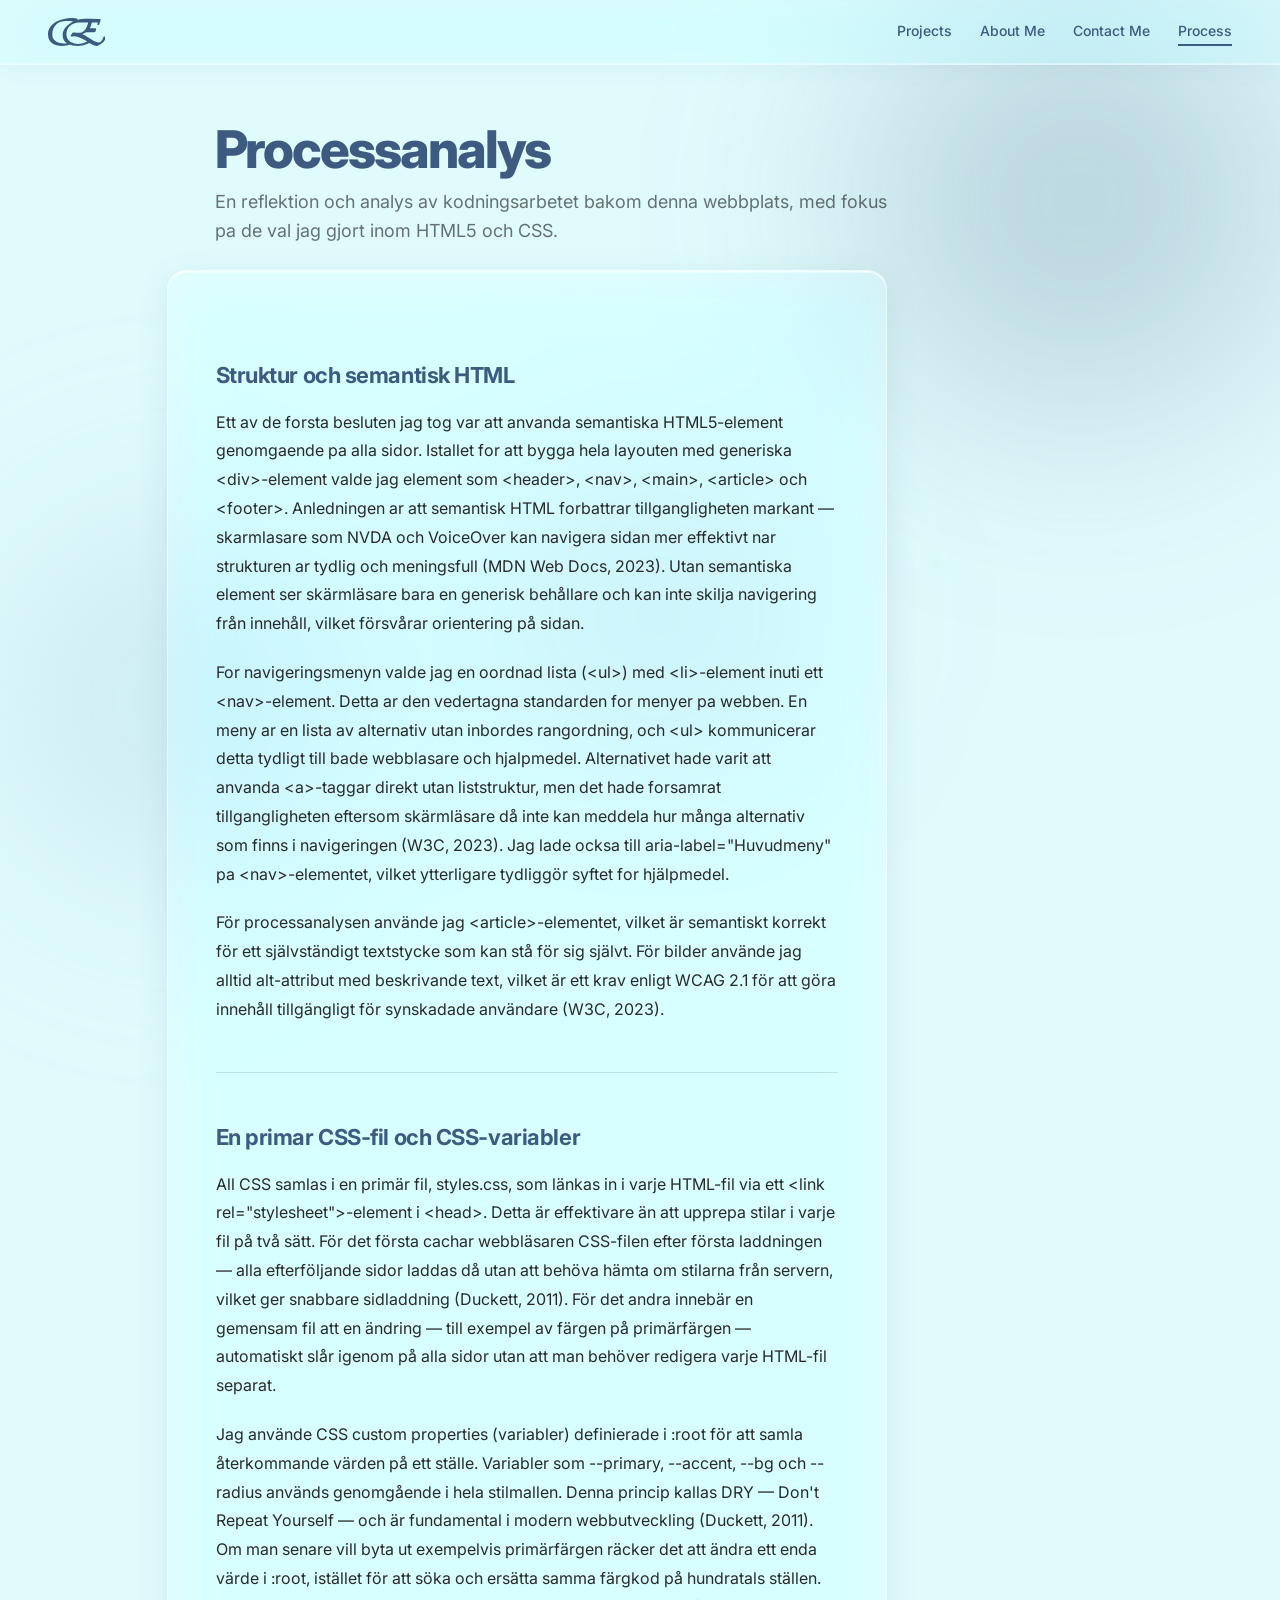
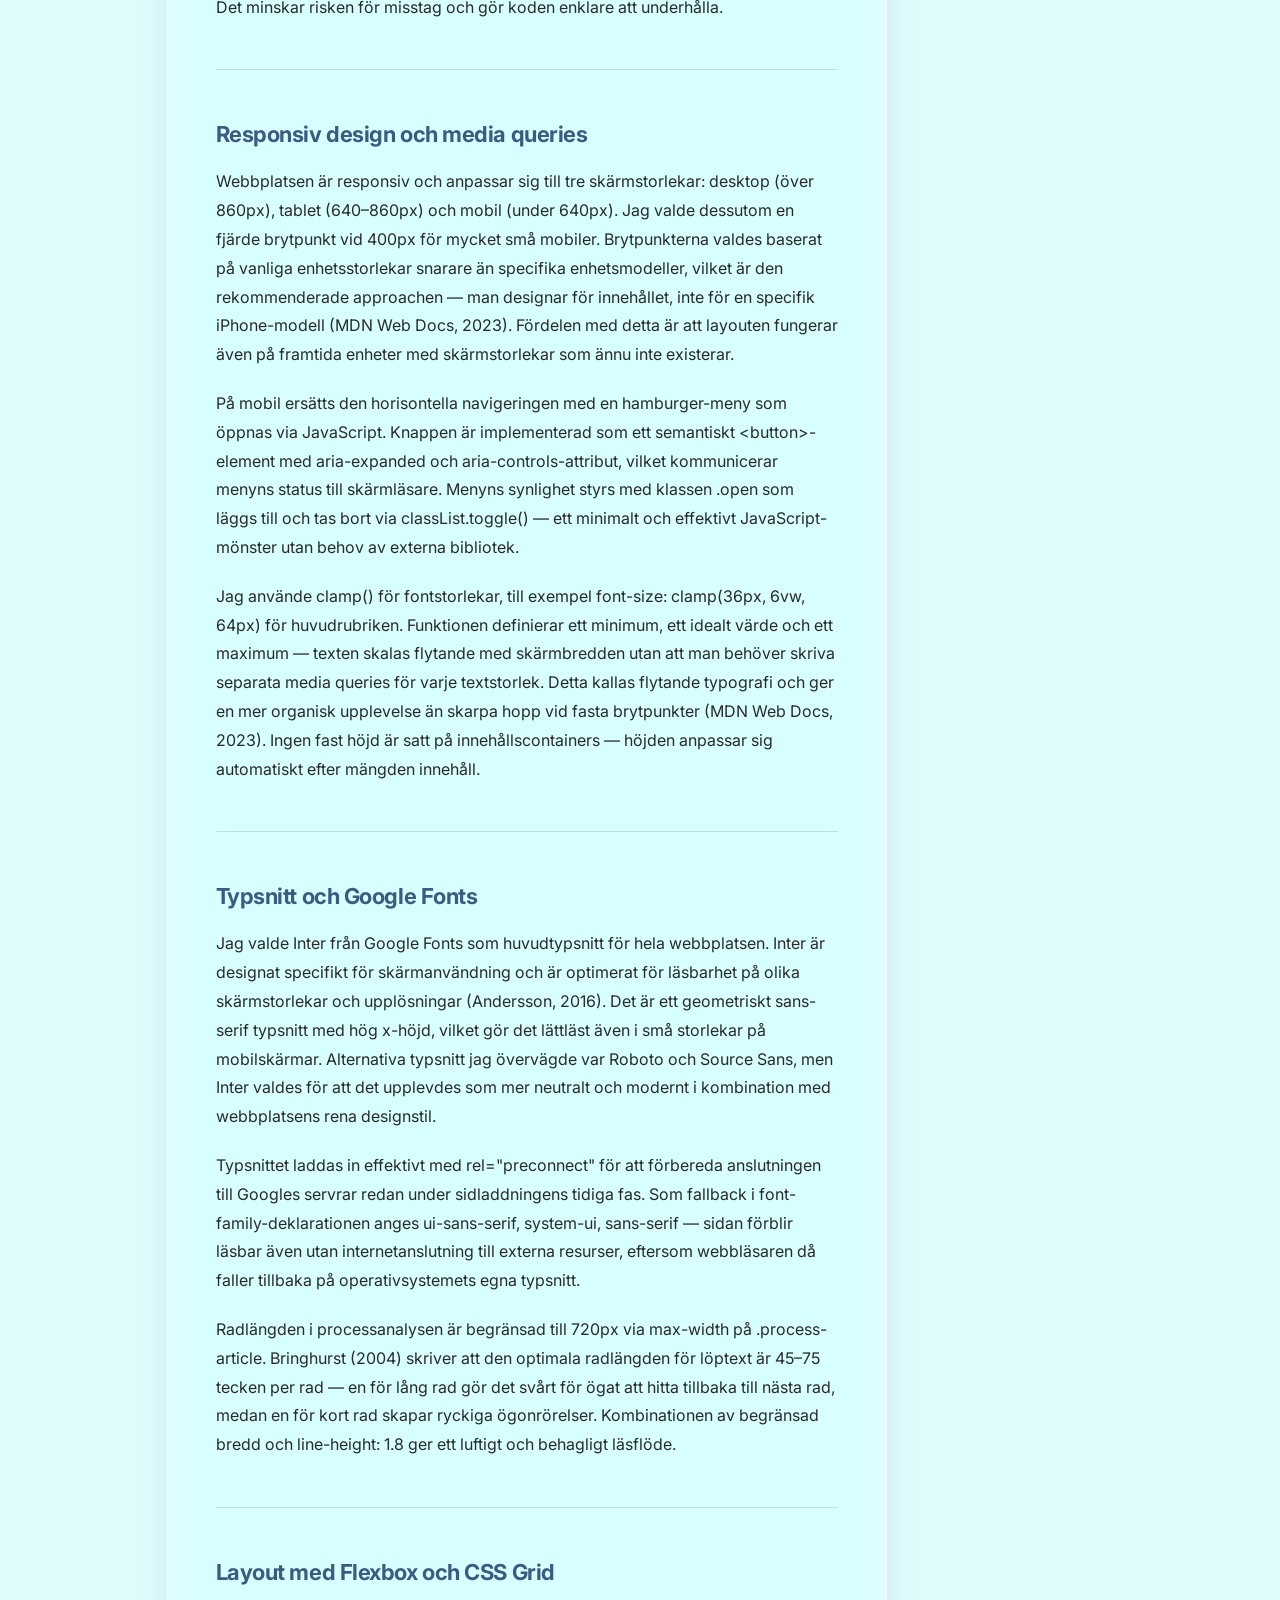
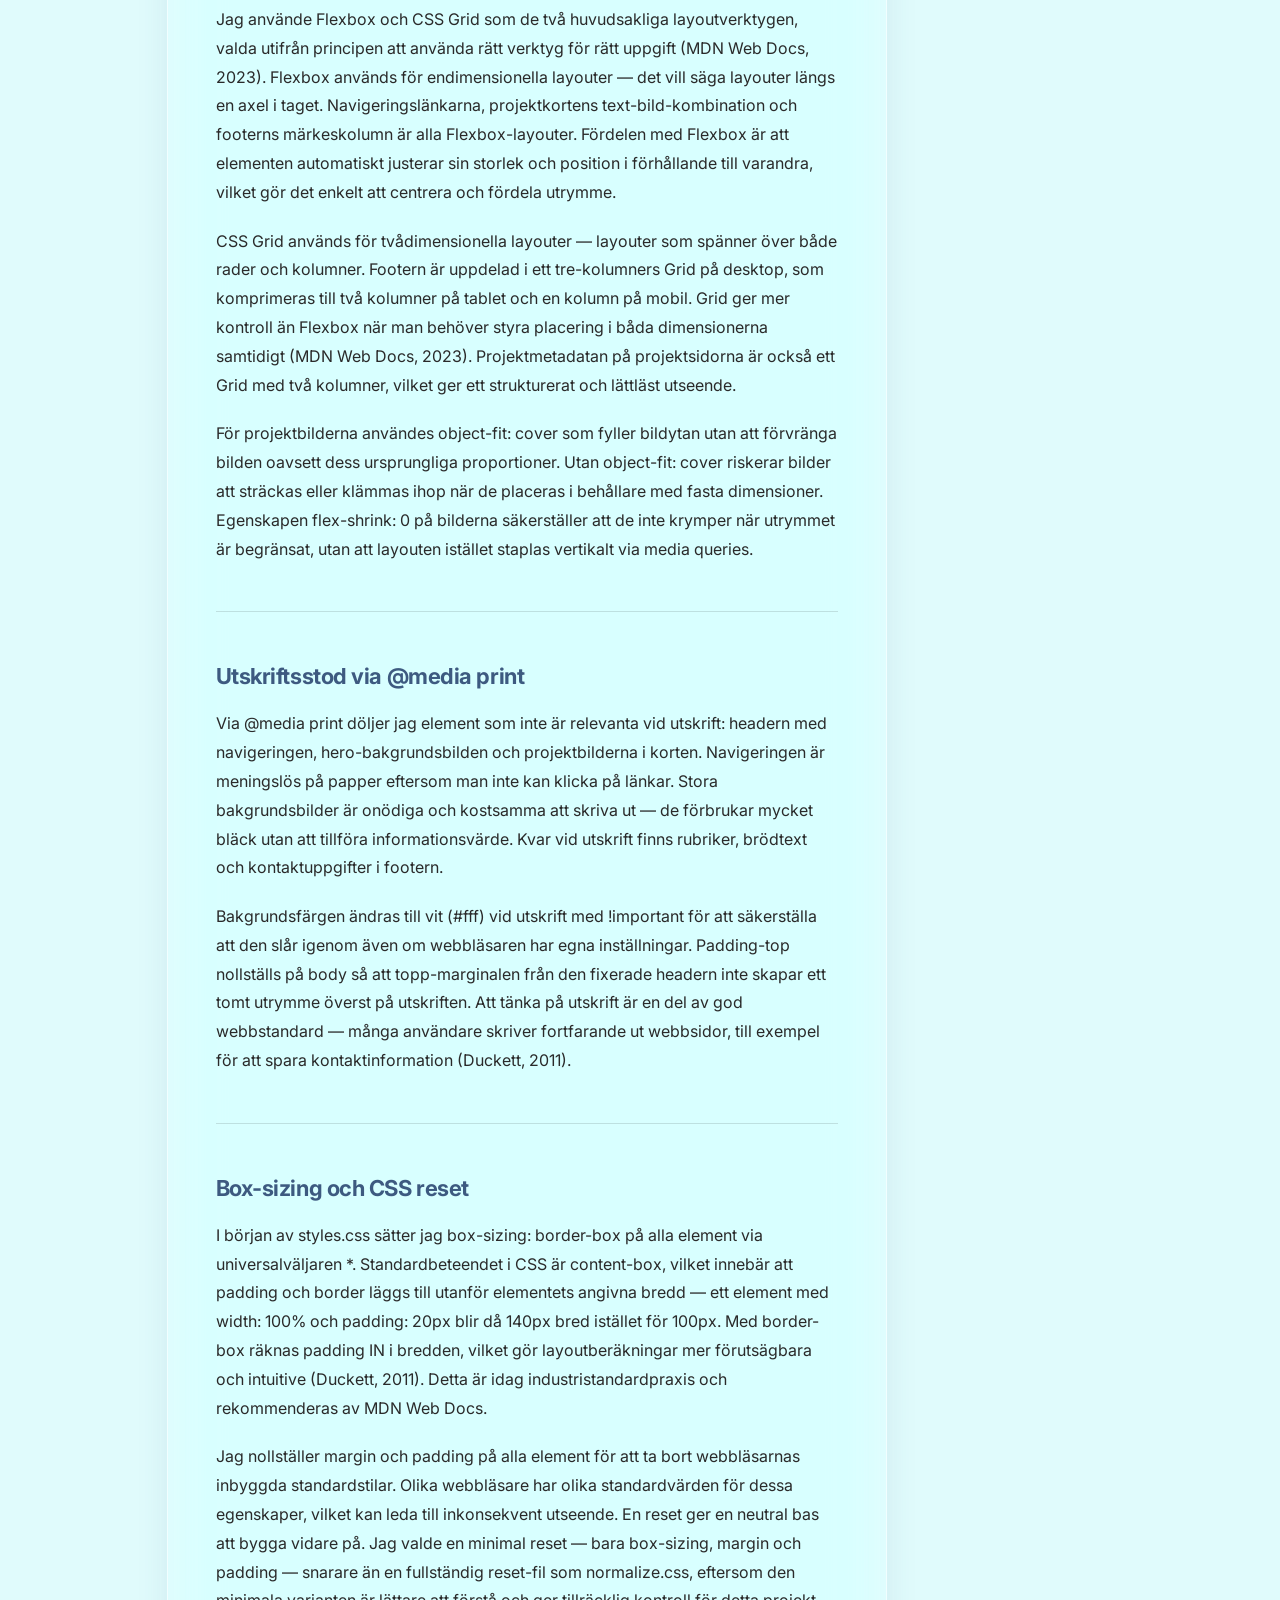
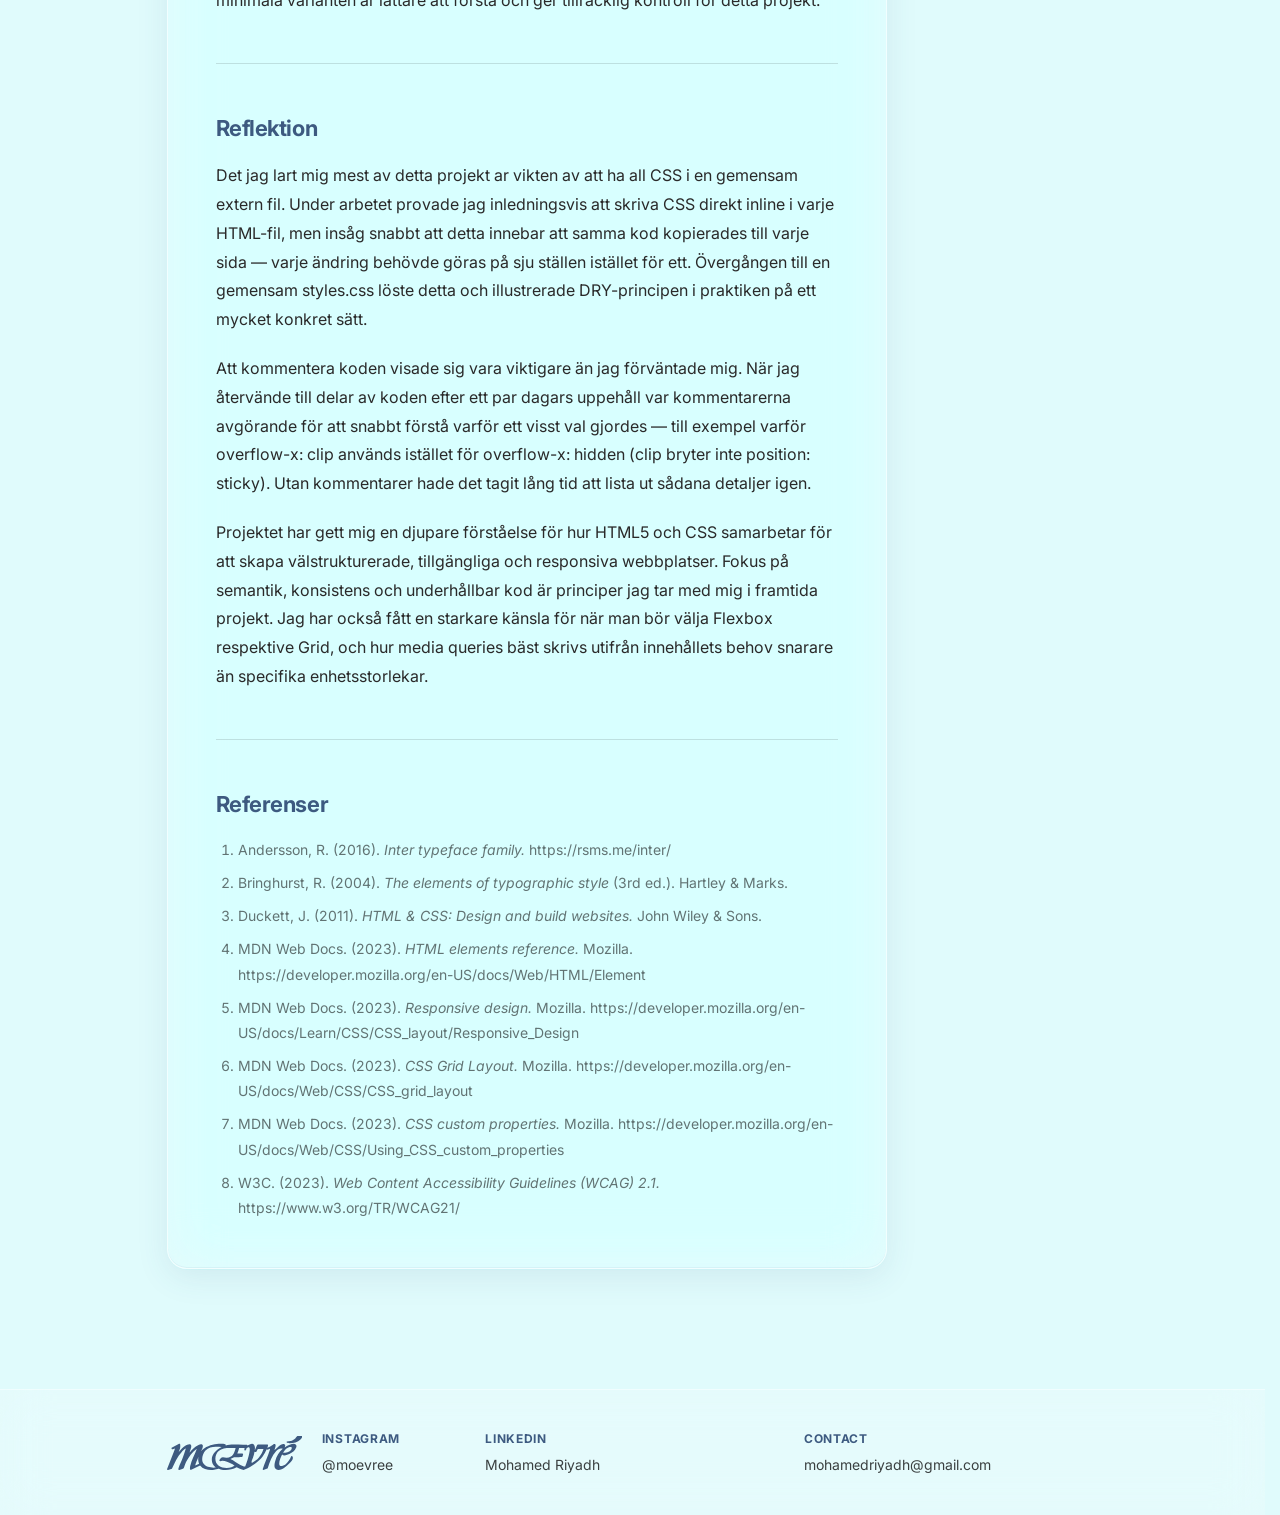
<file: process.html>
﻿<!doctype html>
<html lang="sv">
<head>
  <meta charset="utf-8" />
  <!-- Viewport meta: gor sidan responsiv pa mobila enheter -->
  <meta name="viewport" content="width=device-width, initial-scale=1" />
  <!-- Titeln ar studentens namn - uppgiftskrav -->
  <title>Mohamed Riyadh</title>
  <!-- Preconnect minskar laddningstiden for Google Fonts -->
  <link rel="preconnect" href="https://fonts.googleapis.com" />
  <link rel="preconnect" href="https://fonts.gstatic.com" crossorigin />
  <!-- Inter fran Google Fonts - optimerat for skarmar -->
  <link href="https://fonts.googleapis.com/css2?family=Inter:wght@400;500;600;700;800&display=swap" rel="stylesheet" />
  <!-- Primar CSS-fil som styr hela webbplatsens utseende -->
  <link rel="stylesheet" href="styles.css" />
</head>
<body>

  <!-- ===== HEADER / NAVIGATION ===== -->
  <!-- Sticky header: syns alltid under scroll via position: sticky -->
  <header class="header">
    <div class="header-inner">
      <div class="navbar">

        <!-- Logotypen fungerar som hemknapp - standard webbkonvention -->
        <a class="brand logo" href="index.html" aria-label="Hem">
          <svg width="582" height="284" viewBox="0 0 582 284" fill="none" xmlns="http://www.w3.org/2000/svg"><path d="M482.058 104.988C485.787 105.792 488.741 111.274 488.296 115.083C487.945 118.082 482.295 135.45 480.773 138.232C479.598 140.388 477.943 142.007 475.691 143.018C467.457 143.551 458.66 145.105 450.485 145.47C433.093 146.25 404.677 142.618 389.241 145.47C387.275 145.835 359.738 159.695 354.453 162.028C352.976 162.68 349.716 163.671 349.192 165.142C387.527 181.458 420.419 208.022 456.842 227.816C500.146 251.346 535.418 262.783 557.379 207.819C560.14 200.902 562.541 180.92 574.38 188.39C585.02 195.1 582.614 210.193 578.554 220.08C569.915 241.113 532.035 269.014 511.576 278.477C498.323 284.605 493.601 284.403 479.583 281.072C458.21 275.995 436.442 265.388 417.875 253.946C367.982 282.301 304.594 290.249 248.393 279.124C241.039 277.668 226.013 271.792 220.229 271.664C213.911 271.525 197.226 277.747 189.362 279.296C98.2647 297.216 -8.02178 265.659 0.478967 154.82C9.67123 35.011 173.378 -9.11739 272.503 1.53481C277.719 2.09727 292.404 3.80932 296.222 6.4588C300.42 9.37965 299.349 14.0273 299.314 18.1964C314.379 13.8152 329.928 10.0951 345.69 9.26123C404.914 6.14304 466.913 11.6048 526.424 9.38951C531.674 10.1247 534.623 13.2182 534.826 18.5665L518.535 68.4133C515.177 72.6613 511.161 73.9046 506.078 72.1038C494.836 68.1222 505.347 53.8584 504.285 45.7965H445.012C441.11 66.3657 433.241 85.7854 425.254 104.983H482.058V104.988ZM254.345 34.9568C191.719 30.3633 122.799 22.5629 77.0104 74.3931C45.2104 110.391 28.1595 180.594 61.2042 220.411C89.4231 254.415 146.103 262.225 187.718 257.933C188.715 257.829 191.155 257.429 191.106 256.403C191.067 255.594 180.18 248.312 178.268 246.555C148.276 218.96 142.29 174.254 154.085 136.56C165.633 99.6594 200.842 68.4725 232.701 48.3522C239.157 44.2768 246.971 41.0846 253.076 37.1622C254.044 36.5405 254.844 37.2609 254.345 34.9568ZM407.472 45.8113C351.899 48.2387 291.455 36.3136 241.207 65.7243C198.584 90.6699 177.478 143.344 190.212 191.232C209.975 265.55 315.441 276.148 375.539 249.185C377.959 248.099 394.008 240.018 394.625 239.13C395.321 238.128 394.235 237.373 393.588 236.737C387.69 230.89 366.91 219.641 358.74 215.304C332.27 201.252 290.912 184.458 260.777 184.902C253.397 185.01 232.627 193.536 229.905 182.178C228.295 175.453 238.801 165.344 242.906 160.148C246.63 155.432 247.045 150.606 253.792 148.332C272.636 141.982 301.69 152.106 322.88 150.241C377.204 145.455 395.326 90.5268 407.472 45.8162V45.8113Z" fill="#3D5A80"/></svg>
        </a>

        <!-- Hamburger-knapp: dold pa desktop, visas pa mobil via CSS -->
        <!-- aria-expanded uppdateras via JavaScript vid klick -->
        <button class="hamburger" aria-label="Oppna meny" aria-expanded="false" aria-controls="main-nav" onclick="toggleMenu()">
          <span></span>
          <span></span>
          <span></span>
        </button>

        <!-- Navigeringen: ul-lista ar semantisk standard for menyer -->
        <!-- nav-active markerar vilken sida anvandaren befinner sig pa -->
        <nav id="main-nav" class="navlinks" aria-label="Huvudmeny">
          <ul>
            <li><a href="projects.html">Projects</a></li>
            <li><a href="about-me.html">About Me</a></li>
            <li><a href="contact-me.html">Contact Me</a></li>
            <li><a href="process.html" class="nav-active">Process</a></li>
          </ul>
        </nav>

      </div>
    </div>
  </header>

  <!-- ===== PROCESSANALYS =====
       <main> omsluter sidans primara innehall.
       <article> ar semantiskt korrekt for en sjalvstandig text. -->
  <main>
    <div class="container">

      <h1 class="process-title">Processanalys</h1>
      <p class="process-intro">
        En reflektion och analys av kodningsarbetet bakom denna webbplats,
        med fokus pa de val jag gjort inom HTML5 och CSS.
      </p>

      <article class="process-article">

        <!-- Sektion 1: Semantisk HTML -->
        <h2>Struktur och semantisk HTML</h2>
        <p>
          Ett av de forsta besluten jag tog var att anvanda semantiska HTML5-element
          genomgaende pa alla sidor. Istallet for att bygga hela layouten med generiska
          &lt;div&gt;-element valde jag element som &lt;header&gt;, &lt;nav&gt;, &lt;main&gt;,
          &lt;article&gt; och &lt;footer&gt;. Anledningen ar att semantisk HTML forbattrar
          tillgangligheten markant — skarmlasare som NVDA och VoiceOver kan navigera
          sidan mer effektivt nar strukturen ar tydlig och meningsfull (MDN Web Docs, 2023).
          Utan semantiska element ser skärmläsare bara en generisk behållare och kan inte
          skilja navigering från innehåll, vilket försvårar orientering på sidan.
        </p>
        <p>
          For navigeringsmenyn valde jag en oordnad lista (&lt;ul&gt;) med &lt;li&gt;-element
          inuti ett &lt;nav&gt;-element. Detta ar den vedertagna standarden for menyer pa webben.
          En meny ar en lista av alternativ utan inbordes rangordning, och &lt;ul&gt;
          kommunicerar detta tydligt till bade webblasare och hjalpmedel. Alternativet hade
          varit att anvanda &lt;a&gt;-taggar direkt utan liststruktur, men det hade forsamrat
          tillgangligheten eftersom skärmläsare då inte kan meddela hur många alternativ som
          finns i navigeringen (W3C, 2023). Jag lade ocksa till aria-label="Huvudmeny" pa
          &lt;nav&gt;-elementet, vilket ytterligare tydliggör syftet for hjälpmedel.
        </p>
        <p>
          För processanalysen använde jag &lt;article&gt;-elementet, vilket är semantiskt
          korrekt för ett självständigt textstycke som kan stå för sig självt. För bilder
          använde jag alltid alt-attribut med beskrivande text, vilket är ett krav enligt
          WCAG 2.1 för att göra innehåll tillgängligt för synskadade användare (W3C, 2023).
        </p>

        <hr class="process-divider" />

        <!-- Sektion 2: CSS-struktur -->
        <h2>En primar CSS-fil och CSS-variabler</h2>
        <p>
          All CSS samlas i en primär fil, styles.css, som länkas in i varje HTML-fil via
          ett &lt;link rel="stylesheet"&gt;-element i &lt;head&gt;. Detta är effektivare
          än att upprepa stilar i varje fil på två sätt. För det första cachar webbläsaren
          CSS-filen efter första laddningen — alla efterföljande sidor laddas då utan att
          behöva hämta om stilarna från servern, vilket ger snabbare sidladdning (Duckett, 2011).
          För det andra innebär en gemensam fil att en ändring — till exempel av färgen på
          primärfärgen — automatiskt slår igenom på alla sidor utan att man behöver redigera
          varje HTML-fil separat.
        </p>
        <p>
          Jag använde CSS custom properties (variabler) definierade i :root för att samla
          återkommande värden på ett ställe. Variabler som --primary, --accent, --bg och
          --radius används genomgående i hela stilmallen. Denna princip kallas DRY —
          Don't Repeat Yourself — och är fundamental i modern webbutveckling (Duckett, 2011).
          Om man senare vill byta ut exempelvis primärfärgen räcker det att ändra ett enda
          värde i :root, istället för att söka och ersätta samma färgkod på hundratals ställen.
          Det minskar risken för misstag och gör koden enklare att underhålla.
        </p>

        <hr class="process-divider" />

        <!-- Sektion 3: Responsiv design -->
        <h2>Responsiv design och media queries</h2>
        <p>
          Webbplatsen är responsiv och anpassar sig till tre skärmstorlekar: desktop
          (över 860px), tablet (640–860px) och mobil (under 640px). Jag valde dessutom
          en fjärde brytpunkt vid 400px för mycket små mobiler. Brytpunkterna valdes
          baserat på vanliga enhetsstorlekar snarare än specifika enhetsmodeller, vilket
          är den rekommenderade approachen — man designar för innehållet, inte för en
          specifik iPhone-modell (MDN Web Docs, 2023). Fördelen med detta är att layouten
          fungerar även på framtida enheter med skärmstorlekar som ännu inte existerar.
        </p>
        <p>
          På mobil ersätts den horisontella navigeringen med en hamburger-meny som öppnas
          via JavaScript. Knappen är implementerad som ett semantiskt &lt;button&gt;-element
          med aria-expanded och aria-controls-attribut, vilket kommunicerar menyns status
          till skärmläsare. Menyns synlighet styrs med klassen .open som läggs till och tas
          bort via classList.toggle() — ett minimalt och effektivt JavaScript-mönster utan
          behov av externa bibliotek.
        </p>
        <p>
          Jag använde clamp() för fontstorlekar, till exempel font-size: clamp(36px, 6vw, 64px)
          för huvudrubriken. Funktionen definierar ett minimum, ett idealt värde och ett maximum
          — texten skalas flytande med skärmbredden utan att man behöver skriva separata media
          queries för varje textstorlek. Detta kallas flytande typografi och ger en mer organisk
          upplevelse än skarpa hopp vid fasta brytpunkter (MDN Web Docs, 2023). Ingen fast höjd
          är satt på innehållscontainers — höjden anpassar sig automatiskt efter mängden innehåll.
        </p>

        <hr class="process-divider" />

        <!-- Sektion 4: Typsnitt -->
        <h2>Typsnitt och Google Fonts</h2>
        <p>
          Jag valde Inter från Google Fonts som huvudtypsnitt för hela webbplatsen. Inter är
          designat specifikt för skärmanvändning och är optimerat för läsbarhet på olika
          skärmstorlekar och upplösningar (Andersson, 2016). Det är ett geometriskt sans-serif
          typsnitt med hög x-höjd, vilket gör det lättläst även i små storlekar på mobilskärmar.
          Alternativa typsnitt jag övervägde var Roboto och Source Sans, men Inter valdes
          för att det upplevdes som mer neutralt och modernt i kombination med webbplatsens
          rena designstil.
        </p>
        <p>
          Typsnittet laddas in effektivt med rel="preconnect" för att förbereda anslutningen
          till Googles servrar redan under sidladdningens tidiga fas. Som fallback i
          font-family-deklarationen anges ui-sans-serif, system-ui, sans-serif — sidan
          förblir läsbar även utan internetanslutning till externa resurser, eftersom
          webbläsaren då faller tillbaka på operativsystemets egna typsnitt.
        </p>
        <p>
          Radlängden i processanalysen är begränsad till 720px via max-width på
          .process-article. Bringhurst (2004) skriver att den optimala radlängden för
          löptext är 45–75 tecken per rad — en för lång rad gör det svårt för ögat att
          hitta tillbaka till nästa rad, medan en för kort rad skapar ryckiga ögonrörelser.
          Kombinationen av begränsad bredd och line-height: 1.8 ger ett luftigt och
          behagligt läsflöde.
        </p>

        <hr class="process-divider" />

        <!-- Sektion 5: Layout -->
        <h2>Layout med Flexbox och CSS Grid</h2>
        <p>
          Jag använde Flexbox och CSS Grid som de två huvudsakliga layoutverktygen,
          valda utifrån principen att använda rätt verktyg för rätt uppgift (MDN Web Docs, 2023).
          Flexbox används för endimensionella layouter — det vill säga layouter längs en
          axel i taget. Navigeringslänkarna, projektkortens text-bild-kombination och
          footerns märkeskolumn är alla Flexbox-layouter. Fördelen med Flexbox är att
          elementen automatiskt justerar sin storlek och position i förhållande till
          varandra, vilket gör det enkelt att centrera och fördela utrymme.
        </p>
        <p>
          CSS Grid används för tvådimensionella layouter — layouter som spänner över
          både rader och kolumner. Footern är uppdelad i ett tre-kolumners Grid på desktop,
          som komprimeras till två kolumner på tablet och en kolumn på mobil. Grid ger
          mer kontroll än Flexbox när man behöver styra placering i båda dimensionerna
          samtidigt (MDN Web Docs, 2023). Projektmetadatan på projektsidorna är också ett
          Grid med två kolumner, vilket ger ett strukturerat och lättläst utseende.
        </p>
        <p>
          För projektbilderna användes object-fit: cover som fyller bildytan utan att
          förvränga bilden oavsett dess ursprungliga proportioner. Utan object-fit: cover
          riskerar bilder att sträckas eller klämmas ihop när de placeras i behållare med
          fasta dimensioner. Egenskapen flex-shrink: 0 på bilderna säkerställer att de
          inte krymper när utrymmet är begränsat, utan att layouten istället staplas
          vertikalt via media queries.
        </p>

        <hr class="process-divider" />

        <!-- Sektion 6: Utskrift -->
        <h2>Utskriftsstod via @media print</h2>
        <p>
          Via @media print döljer jag element som inte är relevanta vid utskrift:
          headern med navigeringen, hero-bakgrundsbilden och projektbilderna i korten.
          Navigeringen är meningslös på papper eftersom man inte kan klicka på länkar.
          Stora bakgrundsbilder är onödiga och kostsamma att skriva ut — de förbrukar
          mycket bläck utan att tillföra informationsvärde. Kvar vid utskrift finns
          rubriker, brödtext och kontaktuppgifter i footern.
        </p>
        <p>
          Bakgrundsfärgen ändras till vit (#fff) vid utskrift med !important för att
          säkerställa att den slår igenom även om webbläsaren har egna inställningar.
          Padding-top nollställs på body så att topp-marginalen från den fixerade headern
          inte skapar ett tomt utrymme överst på utskriften. Att tänka på utskrift är
          en del av god webbstandard — många användare skriver fortfarande ut webbsidor,
          till exempel för att spara kontaktinformation (Duckett, 2011).
        </p>

        <hr class="process-divider" />

        <!-- Sektion 7: Box-sizing och reset -->
        <h2>Box-sizing och CSS reset</h2>
        <p>
          I början av styles.css sätter jag box-sizing: border-box på alla element via
          universalväljaren *. Standardbeteendet i CSS är content-box, vilket innebär att
          padding och border läggs till utanför elementets angivna bredd — ett element med
          width: 100% och padding: 20px blir då 140px bred istället för 100px. Med
          border-box räknas padding IN i bredden, vilket gör layoutberäkningar mer
          förutsägbara och intuitive (Duckett, 2011). Detta är idag industristandardpraxis
          och rekommenderas av MDN Web Docs.
        </p>
        <p>
          Jag nollställer margin och padding på alla element för att ta bort webbläsarnas
          inbyggda standardstilar. Olika webbläsare har olika standardvärden för dessa
          egenskaper, vilket kan leda till inkonsekvent utseende. En reset ger en neutral
          bas att bygga vidare på. Jag valde en minimal reset — bara box-sizing, margin och
          padding — snarare än en fullständig reset-fil som normalize.css, eftersom den
          minimala varianten är lättare att förstå och ger tillräcklig kontroll för
          detta projekt.
        </p>

        <hr class="process-divider" />

        <!-- Sektion 8: Reflektion -->
        <h2>Reflektion</h2>
        <p>
          Det jag lart mig mest av detta projekt ar vikten av att ha all CSS i en
          gemensam extern fil. Under arbetet provade jag inledningsvis att skriva CSS
          direkt inline i varje HTML-fil, men insåg snabbt att detta innebar att samma
          kod kopierades till varje sida — varje ändring behövde göras på sju ställen
          istället för ett. Övergången till en gemensam styles.css löste detta och
          illustrerade DRY-principen i praktiken på ett mycket konkret sätt.
        </p>
        <p>
          Att kommentera koden visade sig vara viktigare än jag förväntade mig. När jag
          återvände till delar av koden efter ett par dagars uppehåll var kommentarerna
          avgörande för att snabbt förstå varför ett visst val gjordes — till exempel
          varför overflow-x: clip används istället för overflow-x: hidden (clip bryter
          inte position: sticky). Utan kommentarer hade det tagit lång tid att lista ut
          sådana detaljer igen.
        </p>
        <p>
          Projektet har gett mig en djupare förståelse för hur HTML5 och CSS samarbetar
          för att skapa välstrukturerade, tillgängliga och responsiva webbplatser.
          Fokus på semantik, konsistens och underhållbar kod är principer jag tar med
          mig i framtida projekt. Jag har också fått en starkare känsla för när man bör
          välja Flexbox respektive Grid, och hur media queries bäst skrivs utifrån
          innehållets behov snarare än specifika enhetsstorlekar.
        </p>

        <hr class="process-divider" />

        <!-- Referenslista: <ol> ar semantiskt korrekt for numrerade referenser -->
        <h2>Referenser</h2>
        <ol>
          <li>Andersson, R. (2016). <em>Inter typeface family.</em> https://rsms.me/inter/</li>
          <li>Bringhurst, R. (2004). <em>The elements of typographic style</em> (3rd ed.). Hartley &amp; Marks.</li>
          <li>Duckett, J. (2011). <em>HTML &amp; CSS: Design and build websites.</em> John Wiley &amp; Sons.</li>
          <li>MDN Web Docs. (2023). <em>HTML elements reference.</em> Mozilla. https://developer.mozilla.org/en-US/docs/Web/HTML/Element</li>
          <li>MDN Web Docs. (2023). <em>Responsive design.</em> Mozilla. https://developer.mozilla.org/en-US/docs/Learn/CSS/CSS_layout/Responsive_Design</li>
          <li>MDN Web Docs. (2023). <em>CSS Grid Layout.</em> Mozilla. https://developer.mozilla.org/en-US/docs/Web/CSS/CSS_grid_layout</li>
          <li>MDN Web Docs. (2023). <em>CSS custom properties.</em> Mozilla. https://developer.mozilla.org/en-US/docs/Web/CSS/Using_CSS_custom_properties</li>
          <li>W3C. (2023). <em>Web Content Accessibility Guidelines (WCAG) 2.1.</em> https://www.w3.org/TR/WCAG21/</li>
        </ol>

      </article>
    </div>
  </main>

  <!-- ===== FOOTER ===== -->
  <!-- CSS Grid med tre kolumner: logo+instagram, linkedin, kontakt -->
  <footer class="footer">
    <div class="container">
      <div class="footer-grid">

        <!-- Kolumn 1: Logotyp + Instagram -->
        <div class="footer-col footer-brand">
          <!-- Horisontell textvarianten av logotypen, lankar till hem -->
          <div class="footer-logo-small">
            <a href="index.html" aria-label="Tillbaka till startsidan">
              <svg width="533" height="134" viewBox="0 0 533 134" fill="none" xmlns="http://www.w3.org/2000/svg"><g clip-path="url(#fcproces)"><path d="M46.4123 62.509C46.5109 62.7175 46.6655 62.6929 46.8605 62.509C54.4748 53.9593 62.5284 45.1787 71.9893 38.5703C78.6759 33.9009 95.5181 25.8287 95.7265 40.3188C95.8094 46.0754 91.1462 58.9717 88.9726 64.7507C88.9614 65.2528 88.8135 65.551 88.5244 65.6474C88.2824 66.0621 88.4326 66.0621 88.9726 65.6474C88.7552 65.4994 88.7552 65.3515 88.9726 65.199C91.8566 62.4754 94.1221 59.1353 96.8066 56.2301C104.853 47.5213 121.805 32.4819 134.016 32.0314C137.216 31.9126 139.239 32.8518 140.505 35.8355C143.414 42.6927 137.583 52.6009 134.672 58.9269C134.699 59.4626 134.401 60.0611 133.776 60.7202C134.108 59.9939 134.556 59.5456 135.12 59.3752C149.368 42.4282 174.819 34.0466 196.28 31.5942C204.717 30.6303 221.518 29.6687 229.31 32.603C231.766 33.5288 231.631 35.0599 231.226 37.4203C236.207 36.1224 241.26 34.5869 246.434 34.2596C268.168 32.8787 291.339 35.349 313.225 34.2596C316.069 33.9704 316.259 35.2863 317.261 37.4315C324.871 34.2282 336.108 26.1156 342.988 34.5151C345.473 37.5503 346.401 42.2758 346.602 46.1359C346.764 49.1868 346.078 52.1279 346.136 54.8941C346.266 55.1384 346.416 55.1317 346.584 54.8941C349.988 49.0972 351.805 40.7783 355.458 35.3132C356.332 34.0063 356.908 33.3383 358.562 33.0401L396.443 33.0289C400.389 34.1632 396.521 43.4437 395.417 45.9319C395.345 46.3377 395.569 46.3825 395.865 46.3803C400.701 44.2462 405.462 41.9014 410.054 39.2854C413.368 37.3979 419.409 32.5806 422.421 31.4911C426.41 30.0497 427.665 32.8563 428.084 36.3309C428.615 40.7447 425.056 50.6843 423.642 55.3447H424.091C429.713 50.4153 434.613 44.5174 440.704 39.9175C445.683 36.156 456.229 29.1598 462.487 32.3968C468.681 35.6001 465.203 40.2247 463.518 45.0308L470.832 40.4757C479.157 35.7122 500.505 25.3422 508.317 34.0556C513.399 39.727 508.29 48.8595 504.472 53.9593C497.368 63.4483 484.723 69.9514 473.718 73.8406C466.622 76.3468 460.143 78.9808 453.665 73.2713C448.782 84.6656 441.179 98.8195 442.465 111.584C443.239 119.259 449.979 119.454 456.132 117.647C469.559 113.704 479.377 98.9988 485.996 87.4655C486.798 86.0667 489.126 80.467 489.823 79.9761C494.314 76.8064 496.481 84.2577 496.12 87.7098C494.975 98.6738 472.703 117.717 463.659 123.832C454.535 130.003 441.056 137.688 430.219 131.456C420.156 125.668 423.929 108.295 426.367 99.0751C431.261 80.5724 441.937 63.1591 456.347 50.6349C445.036 47.9584 438.06 51.2133 430.582 59.3707C413.245 78.2881 404.954 103.103 396.965 127.031C396.618 127.654 396.02 127.883 395.421 128.176C390.823 130.434 384.788 131.898 379.946 133.803C378.019 133.563 376.764 132.312 377.347 130.301C385.302 105.146 397.579 80.2137 405.29 55.134C405.716 53.7531 406.186 52.3319 406.168 50.8636C405.057 49.6979 394.527 56.6157 392.954 52.6614C388.174 62.2266 383.357 71.924 376.968 80.5836C361.674 101.31 333.962 118.775 311.201 130.423C304.208 134.002 303.139 134.455 295.323 132.393C288.083 130.483 280.952 127.04 274.611 123.11C255.541 133.48 232.51 136.43 211.28 131.761C209.075 131.277 204.58 129.394 202.964 129.32C200.242 129.196 190.133 132.743 185.916 133.269C166.024 135.751 143.445 132.406 130.352 115.919L95.5719 133.426C87.9172 135.809 90.6958 122.462 91.4308 118.526C95.9058 94.5447 110.368 73.0875 117.644 49.9647C99.5897 62.518 84.7329 82.9866 75.1511 102.691C71.8033 109.575 70.1921 116.336 67.3642 123.137C65.4236 127.804 64.4264 128.161 59.8372 129.947C57.2893 130.94 51.1898 133.22 48.7652 133.675C42.3922 134.872 45.2022 127.865 46.2846 124.457C50.336 111.729 57.2759 98.6738 61.9884 85.9367C65.9278 75.2865 69.4683 64.2329 72.9708 53.4505C73.2172 52.6928 74.4878 49.3056 73.0671 49.5074C70.3624 49.8907 60.366 60.2068 58.049 62.7242C40.3777 81.9286 30.1214 105.679 19.3945 129.151L4.41443 133.664C2.18031 134.37 -0.0806983 133.021 0.0022129 130.624L29.2721 56.3422C29.895 54.4906 30.7174 52.1324 30.7466 50.1889C30.7578 49.4693 30.8452 49.4244 30.0766 49.5186C27.3248 49.8504 23.177 53.2958 20.7479 52.5628C19.0292 52.0427 16.5643 48.4359 18.2337 46.6403L45.8073 31.648C47.526 30.6864 49.8766 30.1551 51.2906 31.8565C52.7046 33.5579 52.4312 41.8252 52.1847 44.3C51.5819 50.292 48.4671 56.8466 46.4145 62.5068L46.4123 62.509ZM215.314 43.688C193.203 41.5046 168.247 39.1711 151.685 56.8937C139.988 69.4089 133.628 93.8139 143.719 108.811C153.574 123.46 176.3 126.042 192.468 124.354C186.478 119.633 181.098 113.971 178.7 106.535C170.844 82.1774 186.127 62.3163 205.322 49.5971L215.316 43.6903L215.314 43.688ZM458.142 66.0912C469.503 67.0013 487.836 63.39 491.244 50.5811C493.613 41.684 486.742 42.8922 480.56 44.8223C472.273 47.4114 466.187 53.6679 461.358 60.5722C460.903 61.2223 457.717 65.7146 458.14 66.089L458.142 66.0912ZM277.141 68.7835H297.526C297.81 68.7835 299.574 70.1755 299.76 70.5835C300.445 72.0742 298.334 78.7925 297.528 80.4401C296.712 82.1034 295.74 82.8297 293.9 83.0853C284.493 84.3944 273.929 83.0629 264.395 83.5986L249.82 90.5209C263.696 96.9567 275.78 106.668 289.228 113.836C294.991 116.91 301.516 119.992 308.069 120.591C311.21 111.503 314.706 102.507 317.581 93.3297C320.456 84.1523 329.054 55.2416 325.305 46.8196C324.774 45.6248 324.008 44.6273 322.621 44.5421C321.234 44.4569 314.899 47.0326 313.897 47.9629C311.325 50.3503 312.985 57.6491 307.381 57.1694C302.023 56.7099 306.202 50.2673 305.814 47.2724H284.309C283 54.7686 280.096 61.8477 277.141 68.7857V68.7835ZM270.423 47.2724C248.019 48.01 221.778 43.1971 203.661 59.5882C187.532 74.1814 185.046 104.202 203.968 117.558C217.335 126.993 238.706 128.374 253.939 123.33C255.866 122.691 264.894 118.916 265.728 117.645C266.192 116.939 265.889 116.979 265.473 116.535C263.958 114.919 256.5 110.772 254.145 109.49C244.272 104.117 228.642 97.7413 217.355 97.9004C214.442 97.9408 209.252 100.685 206.989 97.9565C205.956 96.7124 206.2 95.4929 206.868 94.1658C207.536 92.8388 211.291 88.0864 212.434 86.7392C216.887 81.4915 227.432 84.9705 233.467 85.3606C257.598 86.9118 265.927 67.4026 270.423 47.2724ZM380.186 51.303H358.904C358.389 51.303 355.996 54.1521 355.615 54.7372C353.549 57.9338 353.412 63.1255 348.614 62.9731C347.68 63.3878 345.457 61.238 345.007 62.0495C344.377 63.1838 343.718 68.7117 343.225 70.5768C342.251 74.2688 341.117 78.0303 339.989 81.682C338.463 86.6338 333.939 96.2842 333.334 100.577C333.121 102.092 334.385 104.67 334.266 106.432C344.628 100.395 354.524 93.9529 362.25 84.6769C370.171 75.1655 376.798 63.2264 380.183 51.3007L380.186 51.303ZM123.022 84.4684C122.859 84.8629 122.767 85.3449 122.574 85.8134C120.264 91.4422 117.602 97.0127 115.52 102.733C114.756 104.832 110.875 115.421 111.827 116.737L126.608 109.559C124.712 104.762 123.387 99.7453 123.004 94.5693C122.827 92.1864 123.125 89.5816 123.022 87.1561C123.806 86.7706 123.363 85.5915 123.47 84.9145C123.526 84.558 124.243 83.8721 123.914 83.1211C123.103 83.2108 123.224 83.9752 123.022 84.4661V84.4684Z" fill="#3D5A80"/><path d="M472.155 26.0818C470.893 24.8243 471.108 22.614 472.578 21.5716C477.425 20.7758 482.487 20.8834 487.278 19.7222C493.747 18.1531 500.779 13.9208 505.637 9.40608C507.405 7.76294 512.792 0.81826 514.119 0.412519C515.889 -0.127722 527.763 -0.0649558 530.058 0.201802C537.538 1.07157 528.687 11.1501 526.246 13.4388C514.834 24.1338 497.918 28.6866 482.51 28.4042C480.616 28.3683 473.38 27.3058 472.155 26.0841V26.0818Z" fill="#3D5A80"/></g><defs><clipPath id="fcproces"><rect width="533" height="134" fill="white"/></clipPath></defs></svg>
            </a>
          </div>
          <div>
            <p class="label">Instagram</p>
            <a href="https://www.instagram.com/moevree" target="_blank" rel="noreferrer">@moevree</a>
          </div>
        </div>

        <!-- Kolumn 2: LinkedIn -->
        <div class="footer-col">
          <p class="label">LinkedIn</p>
          <a href="https://www.linkedin.com/in/mohamed-riyadh-204072342/" target="_blank" rel="noreferrer">Mohamed Riyadh</a>
        </div>

        <!-- Kolumn 3: E-postadress -->
        <div class="footer-col">
          <p class="label">Contact</p>
          <a href="mailto:mohamedriyadh@gmail.com">mohamedriyadh@gmail.com</a>
        </div>

      </div>
    </div>
  </footer>

  <!-- ===== JAVASCRIPT =====
       Hamburger-meny: classList.toggle lagger till/tar bort .open-klassen.
       aria-expanded uppdateras for tillganglighet. -->
  <script>
    function toggleMenu() {
      var nav = document.getElementById('main-nav');
      var btn = document.querySelector('.hamburger');
      var open = nav.classList.toggle("open");
      btn.setAttribute("aria-expanded", String(open));
    }
  </script>

</body>
</html>
</file>
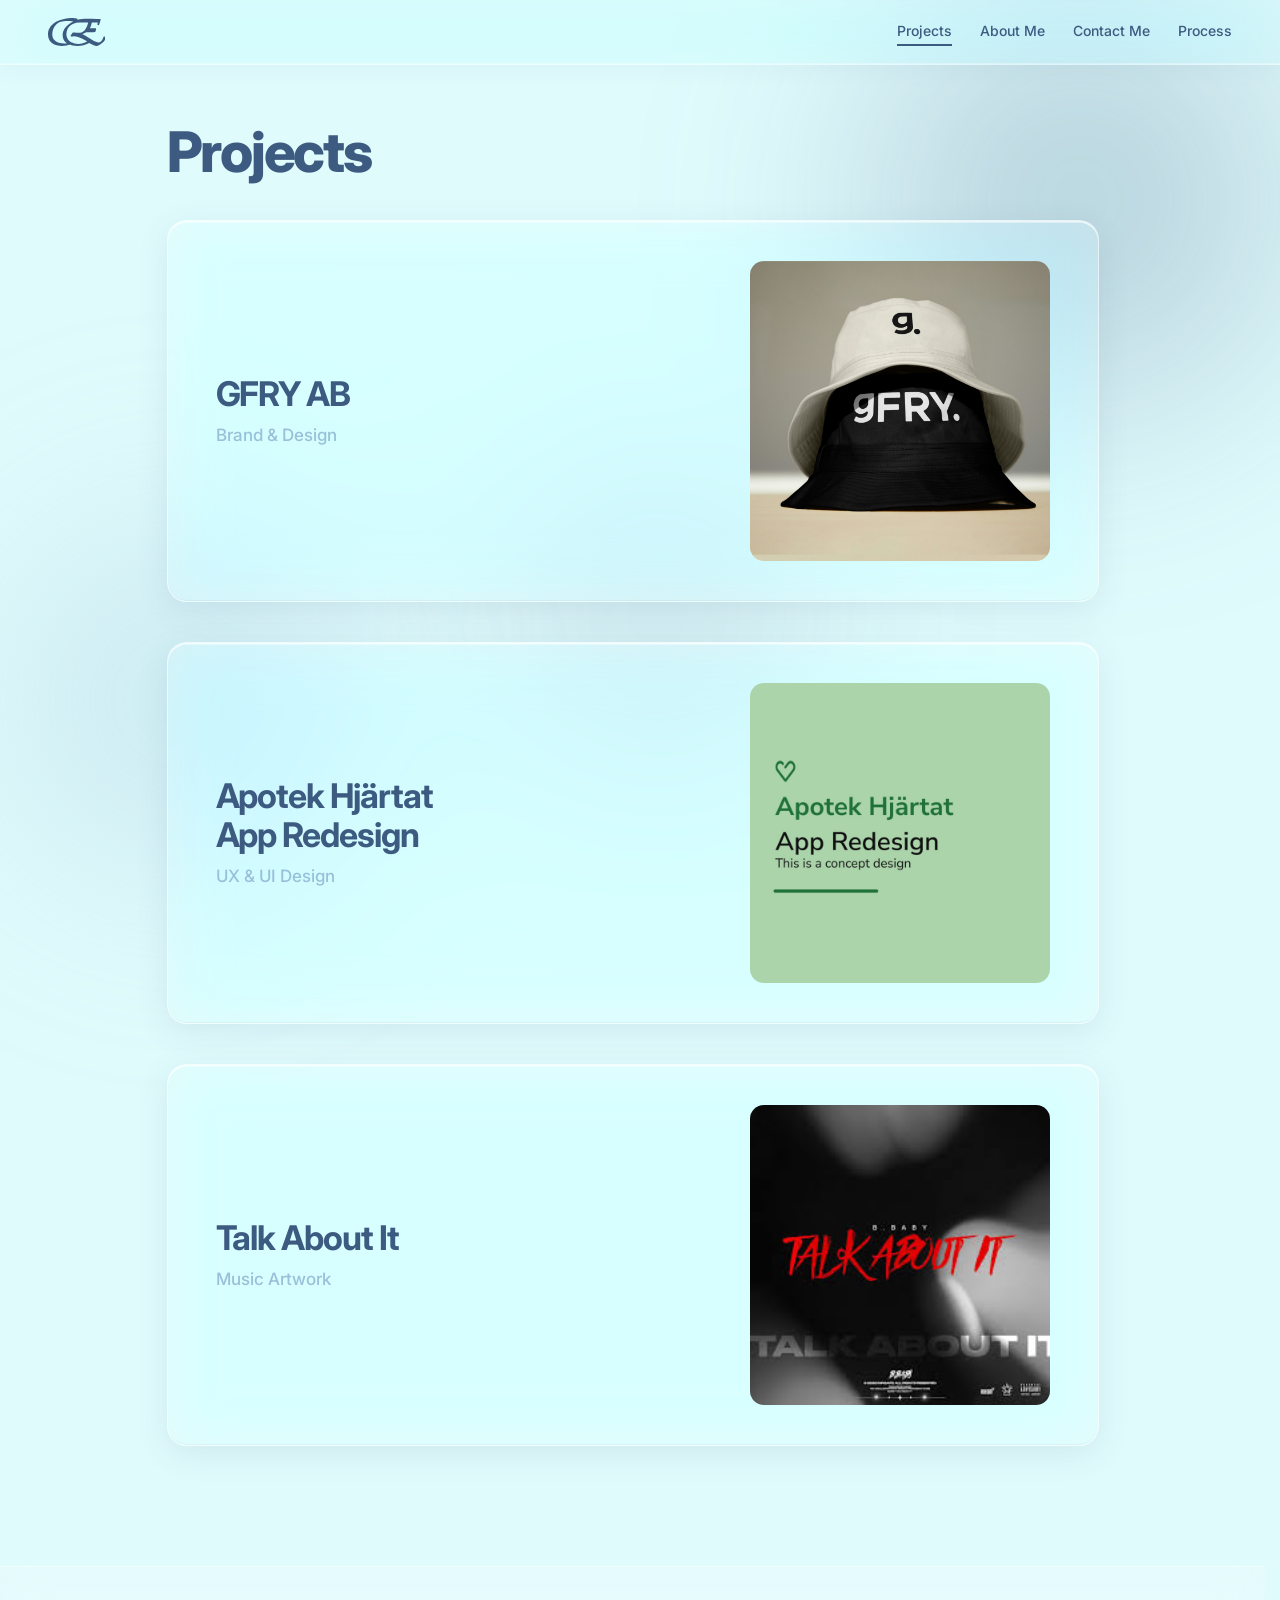
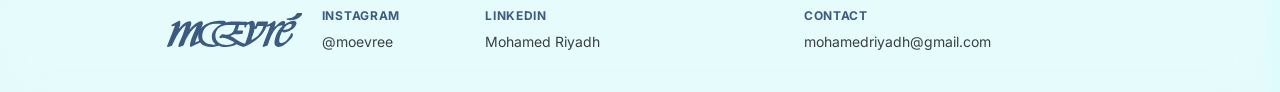
<file: projects.html>
﻿<!doctype html>
<html lang="sv">
<head>
  <meta charset="utf-8" />
  <!-- Viewport meta: gor sidan responsiv pa mobila enheter -->
  <meta name="viewport" content="width=device-width, initial-scale=1" />
  <!-- Titeln ar studentens namn - uppgiftskrav -->
  <title>Mohamed Riyadh</title>
  <!-- Preconnect minskar laddningstiden for Google Fonts -->
  <link rel="preconnect" href="https://fonts.googleapis.com" />
  <link rel="preconnect" href="https://fonts.gstatic.com" crossorigin />
  <!-- Inter fran Google Fonts - optimerat for skarmar -->
  <link href="https://fonts.googleapis.com/css2?family=Inter:wght@400;500;600;700;800&display=swap" rel="stylesheet" />
  <!-- Primar CSS-fil som styr hela webbplatsens utseende -->
  <link rel="stylesheet" href="styles.css" />
</head>
<body>

  <!-- ===== HEADER / NAVIGATION ===== -->
  <!-- Sticky header: syns alltid under scroll via position: sticky -->
  <header class="header">
    <div class="header-inner">
      <div class="navbar">

        <!-- Logotypen fungerar som hemknapp - standard webbkonvention -->
        <a class="brand logo" href="index.html" aria-label="Hem">
          <svg width="582" height="284" viewBox="0 0 582 284" fill="none" xmlns="http://www.w3.org/2000/svg"><path d="M482.058 104.988C485.787 105.792 488.741 111.274 488.296 115.083C487.945 118.082 482.295 135.45 480.773 138.232C479.598 140.388 477.943 142.007 475.691 143.018C467.457 143.551 458.66 145.105 450.485 145.47C433.093 146.25 404.677 142.618 389.241 145.47C387.275 145.835 359.738 159.695 354.453 162.028C352.976 162.68 349.716 163.671 349.192 165.142C387.527 181.458 420.419 208.022 456.842 227.816C500.146 251.346 535.418 262.783 557.379 207.819C560.14 200.902 562.541 180.92 574.38 188.39C585.02 195.1 582.614 210.193 578.554 220.08C569.915 241.113 532.035 269.014 511.576 278.477C498.323 284.605 493.601 284.403 479.583 281.072C458.21 275.995 436.442 265.388 417.875 253.946C367.982 282.301 304.594 290.249 248.393 279.124C241.039 277.668 226.013 271.792 220.229 271.664C213.911 271.525 197.226 277.747 189.362 279.296C98.2647 297.216 -8.02178 265.659 0.478967 154.82C9.67123 35.011 173.378 -9.11739 272.503 1.53481C277.719 2.09727 292.404 3.80932 296.222 6.4588C300.42 9.37965 299.349 14.0273 299.314 18.1964C314.379 13.8152 329.928 10.0951 345.69 9.26123C404.914 6.14304 466.913 11.6048 526.424 9.38951C531.674 10.1247 534.623 13.2182 534.826 18.5665L518.535 68.4133C515.177 72.6613 511.161 73.9046 506.078 72.1038C494.836 68.1222 505.347 53.8584 504.285 45.7965H445.012C441.11 66.3657 433.241 85.7854 425.254 104.983H482.058V104.988ZM254.345 34.9568C191.719 30.3633 122.799 22.5629 77.0104 74.3931C45.2104 110.391 28.1595 180.594 61.2042 220.411C89.4231 254.415 146.103 262.225 187.718 257.933C188.715 257.829 191.155 257.429 191.106 256.403C191.067 255.594 180.18 248.312 178.268 246.555C148.276 218.96 142.29 174.254 154.085 136.56C165.633 99.6594 200.842 68.4725 232.701 48.3522C239.157 44.2768 246.971 41.0846 253.076 37.1622C254.044 36.5405 254.844 37.2609 254.345 34.9568ZM407.472 45.8113C351.899 48.2387 291.455 36.3136 241.207 65.7243C198.584 90.6699 177.478 143.344 190.212 191.232C209.975 265.55 315.441 276.148 375.539 249.185C377.959 248.099 394.008 240.018 394.625 239.13C395.321 238.128 394.235 237.373 393.588 236.737C387.69 230.89 366.91 219.641 358.74 215.304C332.27 201.252 290.912 184.458 260.777 184.902C253.397 185.01 232.627 193.536 229.905 182.178C228.295 175.453 238.801 165.344 242.906 160.148C246.63 155.432 247.045 150.606 253.792 148.332C272.636 141.982 301.69 152.106 322.88 150.241C377.204 145.455 395.326 90.5268 407.472 45.8162V45.8113Z" fill="#3D5A80"/></svg>
        </a>

        <!-- Hamburger-knapp: dold pa desktop, visas pa mobil via CSS -->
        <!-- aria-expanded uppdateras via JavaScript vid klick -->
        <button class="hamburger" aria-label="Oppna meny" aria-expanded="false" aria-controls="main-nav" onclick="toggleMenu()">
          <span></span>
          <span></span>
          <span></span>
        </button>

        <!-- Navigeringen: ul-lista ar semantisk standard for menyer -->
        <!-- nav-active markerar vilken sida anvandaren befinner sig pa -->
        <nav id="main-nav" class="navlinks" aria-label="Huvudmeny">
          <ul>
            <li><a href="projects.html" class="nav-active">Projects</a></li>
            <li><a href="about-me.html">About Me</a></li>
            <li><a href="contact-me.html">Contact Me</a></li>
            <li><a href="process.html">Process</a></li>
          </ul>
        </nav>

      </div>
    </div>
  </header>

  <!-- ===== PROJEKTKORT =====
       Samma kortstruktur som startsidan for konsekvent design. -->
  <main>

    <!-- Sidrubrik inuti main sa att titeln sitter pa samma niva som ovriga sidor -->
    <div class="container page-header">
      <h1>Projects</h1>
    </div>


    <section aria-label="Projektlista">

    <!-- Kort 1: GFRY AB -->
    <div class="container">
      <a href="gfry.html" class="big-card" aria-label="Las mer om GFRY AB"
         data-desc="Full brand identity, packaging & web design for a sustainable haircare startup."
         data-meta="Brand Identity · Packaging · Web">
        <div class="card-text">
          <h2 class="card-title">GFRY AB</h2>
          <p class="card-subtitle">Brand &amp; Design</p>
        </div>
        <img src="[data-uri]" class="card-image" alt="GFRY AB brand design" />
      </a>
    </div>

    <!-- Kort 2: Apotek Hjartat -->
    <div class="container">
      <a href="apotek.html" class="big-card" aria-label="Las mer om Apotek Hjartat"
         data-desc="UX & UI redesign of Sweden's largest pharmacy app — cleaner flows, stronger accessibility."
         data-meta="UX Design · UI · App">
        <div class="card-text">
          <h2 class="card-title">Apotek Hj&auml;rtat<br>App Redesign</h2>
          <p class="card-subtitle">UX &amp; UI Design</p>
        </div>
        <img src="[data-uri]" class="card-image" alt="Apotek Hjartat app redesign" />
      </a>
    </div>

    <!-- Kort 3: Talk About It -->
    <div class="container">
      <a href="talk-about-it.html" class="big-card" aria-label="Las mer om Talk About It"
         data-desc="Cover art for B.Baby's Talk About It — 10.4M streams & a gold plaque at 4M."
         data-meta="Music Artwork · Cover Art · 2020">
        <div class="card-text">
          <h2 class="card-title">Talk About It</h2>
          <p class="card-subtitle">Music Artwork</p>
        </div>
        <img src="[data-uri]" class="card-image" alt="Talk About It musikomslag" />
      </a>
    </div>

    </section>

  </main>

  <!-- ===== FOOTER ===== -->
  <!-- CSS Grid med tre kolumner: logo+instagram, linkedin, kontakt -->
  <footer class="footer">
    <div class="container">
      <div class="footer-grid">

        <!-- Kolumn 1: Logotyp + Instagram -->
        <div class="footer-col footer-brand">
          <!-- Horisontell textvarianten av logotypen, lankar till hem -->
          <div class="footer-logo-small">
            <a href="index.html" aria-label="Tillbaka till startsidan">
              <svg width="533" height="134" viewBox="0 0 533 134" fill="none" xmlns="http://www.w3.org/2000/svg"><g clip-path="url(#fcprojec)"><path d="M46.4123 62.509C46.5109 62.7175 46.6655 62.6929 46.8605 62.509C54.4748 53.9593 62.5284 45.1787 71.9893 38.5703C78.6759 33.9009 95.5181 25.8287 95.7265 40.3188C95.8094 46.0754 91.1462 58.9717 88.9726 64.7507C88.9614 65.2528 88.8135 65.551 88.5244 65.6474C88.2824 66.0621 88.4326 66.0621 88.9726 65.6474C88.7552 65.4994 88.7552 65.3515 88.9726 65.199C91.8566 62.4754 94.1221 59.1353 96.8066 56.2301C104.853 47.5213 121.805 32.4819 134.016 32.0314C137.216 31.9126 139.239 32.8518 140.505 35.8355C143.414 42.6927 137.583 52.6009 134.672 58.9269C134.699 59.4626 134.401 60.0611 133.776 60.7202C134.108 59.9939 134.556 59.5456 135.12 59.3752C149.368 42.4282 174.819 34.0466 196.28 31.5942C204.717 30.6303 221.518 29.6687 229.31 32.603C231.766 33.5288 231.631 35.0599 231.226 37.4203C236.207 36.1224 241.26 34.5869 246.434 34.2596C268.168 32.8787 291.339 35.349 313.225 34.2596C316.069 33.9704 316.259 35.2863 317.261 37.4315C324.871 34.2282 336.108 26.1156 342.988 34.5151C345.473 37.5503 346.401 42.2758 346.602 46.1359C346.764 49.1868 346.078 52.1279 346.136 54.8941C346.266 55.1384 346.416 55.1317 346.584 54.8941C349.988 49.0972 351.805 40.7783 355.458 35.3132C356.332 34.0063 356.908 33.3383 358.562 33.0401L396.443 33.0289C400.389 34.1632 396.521 43.4437 395.417 45.9319C395.345 46.3377 395.569 46.3825 395.865 46.3803C400.701 44.2462 405.462 41.9014 410.054 39.2854C413.368 37.3979 419.409 32.5806 422.421 31.4911C426.41 30.0497 427.665 32.8563 428.084 36.3309C428.615 40.7447 425.056 50.6843 423.642 55.3447H424.091C429.713 50.4153 434.613 44.5174 440.704 39.9175C445.683 36.156 456.229 29.1598 462.487 32.3968C468.681 35.6001 465.203 40.2247 463.518 45.0308L470.832 40.4757C479.157 35.7122 500.505 25.3422 508.317 34.0556C513.399 39.727 508.29 48.8595 504.472 53.9593C497.368 63.4483 484.723 69.9514 473.718 73.8406C466.622 76.3468 460.143 78.9808 453.665 73.2713C448.782 84.6656 441.179 98.8195 442.465 111.584C443.239 119.259 449.979 119.454 456.132 117.647C469.559 113.704 479.377 98.9988 485.996 87.4655C486.798 86.0667 489.126 80.467 489.823 79.9761C494.314 76.8064 496.481 84.2577 496.12 87.7098C494.975 98.6738 472.703 117.717 463.659 123.832C454.535 130.003 441.056 137.688 430.219 131.456C420.156 125.668 423.929 108.295 426.367 99.0751C431.261 80.5724 441.937 63.1591 456.347 50.6349C445.036 47.9584 438.06 51.2133 430.582 59.3707C413.245 78.2881 404.954 103.103 396.965 127.031C396.618 127.654 396.02 127.883 395.421 128.176C390.823 130.434 384.788 131.898 379.946 133.803C378.019 133.563 376.764 132.312 377.347 130.301C385.302 105.146 397.579 80.2137 405.29 55.134C405.716 53.7531 406.186 52.3319 406.168 50.8636C405.057 49.6979 394.527 56.6157 392.954 52.6614C388.174 62.2266 383.357 71.924 376.968 80.5836C361.674 101.31 333.962 118.775 311.201 130.423C304.208 134.002 303.139 134.455 295.323 132.393C288.083 130.483 280.952 127.04 274.611 123.11C255.541 133.48 232.51 136.43 211.28 131.761C209.075 131.277 204.58 129.394 202.964 129.32C200.242 129.196 190.133 132.743 185.916 133.269C166.024 135.751 143.445 132.406 130.352 115.919L95.5719 133.426C87.9172 135.809 90.6958 122.462 91.4308 118.526C95.9058 94.5447 110.368 73.0875 117.644 49.9647C99.5897 62.518 84.7329 82.9866 75.1511 102.691C71.8033 109.575 70.1921 116.336 67.3642 123.137C65.4236 127.804 64.4264 128.161 59.8372 129.947C57.2893 130.94 51.1898 133.22 48.7652 133.675C42.3922 134.872 45.2022 127.865 46.2846 124.457C50.336 111.729 57.2759 98.6738 61.9884 85.9367C65.9278 75.2865 69.4683 64.2329 72.9708 53.4505C73.2172 52.6928 74.4878 49.3056 73.0671 49.5074C70.3624 49.8907 60.366 60.2068 58.049 62.7242C40.3777 81.9286 30.1214 105.679 19.3945 129.151L4.41443 133.664C2.18031 134.37 -0.0806983 133.021 0.0022129 130.624L29.2721 56.3422C29.895 54.4906 30.7174 52.1324 30.7466 50.1889C30.7578 49.4693 30.8452 49.4244 30.0766 49.5186C27.3248 49.8504 23.177 53.2958 20.7479 52.5628C19.0292 52.0427 16.5643 48.4359 18.2337 46.6403L45.8073 31.648C47.526 30.6864 49.8766 30.1551 51.2906 31.8565C52.7046 33.5579 52.4312 41.8252 52.1847 44.3C51.5819 50.292 48.4671 56.8466 46.4145 62.5068L46.4123 62.509ZM215.314 43.688C193.203 41.5046 168.247 39.1711 151.685 56.8937C139.988 69.4089 133.628 93.8139 143.719 108.811C153.574 123.46 176.3 126.042 192.468 124.354C186.478 119.633 181.098 113.971 178.7 106.535C170.844 82.1774 186.127 62.3163 205.322 49.5971L215.316 43.6903L215.314 43.688ZM458.142 66.0912C469.503 67.0013 487.836 63.39 491.244 50.5811C493.613 41.684 486.742 42.8922 480.56 44.8223C472.273 47.4114 466.187 53.6679 461.358 60.5722C460.903 61.2223 457.717 65.7146 458.14 66.089L458.142 66.0912ZM277.141 68.7835H297.526C297.81 68.7835 299.574 70.1755 299.76 70.5835C300.445 72.0742 298.334 78.7925 297.528 80.4401C296.712 82.1034 295.74 82.8297 293.9 83.0853C284.493 84.3944 273.929 83.0629 264.395 83.5986L249.82 90.5209C263.696 96.9567 275.78 106.668 289.228 113.836C294.991 116.91 301.516 119.992 308.069 120.591C311.21 111.503 314.706 102.507 317.581 93.3297C320.456 84.1523 329.054 55.2416 325.305 46.8196C324.774 45.6248 324.008 44.6273 322.621 44.5421C321.234 44.4569 314.899 47.0326 313.897 47.9629C311.325 50.3503 312.985 57.6491 307.381 57.1694C302.023 56.7099 306.202 50.2673 305.814 47.2724H284.309C283 54.7686 280.096 61.8477 277.141 68.7857V68.7835ZM270.423 47.2724C248.019 48.01 221.778 43.1971 203.661 59.5882C187.532 74.1814 185.046 104.202 203.968 117.558C217.335 126.993 238.706 128.374 253.939 123.33C255.866 122.691 264.894 118.916 265.728 117.645C266.192 116.939 265.889 116.979 265.473 116.535C263.958 114.919 256.5 110.772 254.145 109.49C244.272 104.117 228.642 97.7413 217.355 97.9004C214.442 97.9408 209.252 100.685 206.989 97.9565C205.956 96.7124 206.2 95.4929 206.868 94.1658C207.536 92.8388 211.291 88.0864 212.434 86.7392C216.887 81.4915 227.432 84.9705 233.467 85.3606C257.598 86.9118 265.927 67.4026 270.423 47.2724ZM380.186 51.303H358.904C358.389 51.303 355.996 54.1521 355.615 54.7372C353.549 57.9338 353.412 63.1255 348.614 62.9731C347.68 63.3878 345.457 61.238 345.007 62.0495C344.377 63.1838 343.718 68.7117 343.225 70.5768C342.251 74.2688 341.117 78.0303 339.989 81.682C338.463 86.6338 333.939 96.2842 333.334 100.577C333.121 102.092 334.385 104.67 334.266 106.432C344.628 100.395 354.524 93.9529 362.25 84.6769C370.171 75.1655 376.798 63.2264 380.183 51.3007L380.186 51.303ZM123.022 84.4684C122.859 84.8629 122.767 85.3449 122.574 85.8134C120.264 91.4422 117.602 97.0127 115.52 102.733C114.756 104.832 110.875 115.421 111.827 116.737L126.608 109.559C124.712 104.762 123.387 99.7453 123.004 94.5693C122.827 92.1864 123.125 89.5816 123.022 87.1561C123.806 86.7706 123.363 85.5915 123.47 84.9145C123.526 84.558 124.243 83.8721 123.914 83.1211C123.103 83.2108 123.224 83.9752 123.022 84.4661V84.4684Z" fill="#3D5A80"/><path d="M472.155 26.0818C470.893 24.8243 471.108 22.614 472.578 21.5716C477.425 20.7758 482.487 20.8834 487.278 19.7222C493.747 18.1531 500.779 13.9208 505.637 9.40608C507.405 7.76294 512.792 0.81826 514.119 0.412519C515.889 -0.127722 527.763 -0.0649558 530.058 0.201802C537.538 1.07157 528.687 11.1501 526.246 13.4388C514.834 24.1338 497.918 28.6866 482.51 28.4042C480.616 28.3683 473.38 27.3058 472.155 26.0841V26.0818Z" fill="#3D5A80"/></g><defs><clipPath id="fcprojec"><rect width="533" height="134" fill="white"/></clipPath></defs></svg>
            </a>
          </div>
          <div>
            <p class="label">Instagram</p>
            <a href="https://www.instagram.com/moevree" target="_blank" rel="noreferrer">@moevree</a>
          </div>
        </div>

        <!-- Kolumn 2: LinkedIn -->
        <div class="footer-col">
          <p class="label">LinkedIn</p>
          <a href="https://www.linkedin.com/in/mohamed-riyadh-204072342/" target="_blank" rel="noreferrer">Mohamed Riyadh</a>
        </div>

        <!-- Kolumn 3: E-postadress -->
        <div class="footer-col">
          <p class="label">Contact</p>
          <a href="mailto:mohamedriyadh@gmail.com">mohamedriyadh@gmail.com</a>
        </div>

      </div>
    </div>
  </footer>

  <!-- ===== JAVASCRIPT =====
       Hamburger-meny: classList.toggle lagger till/tar bort .open-klassen.
       aria-expanded uppdateras for tillganglighet. -->
  <script>
    function toggleMenu() {
      var nav = document.getElementById('main-nav');
      var btn = document.querySelector('.hamburger');
      var open = nav.classList.toggle("open");
      btn.setAttribute("aria-expanded", String(open));
    }

    /* ---- Hover preview ---- */
    (function () {
      if (window.matchMedia('(hover: none)').matches) return;

      var preview = document.createElement('div');
      preview.id = 'card-preview';
      preview.innerHTML =
        '<img id="card-preview__img" alt="" />' +
        '<div id="card-preview__body">' +
          '<p id="card-preview__meta"></p>' +
          '<p id="card-preview__title"></p>' +
          '<p id="card-preview__desc"></p>' +
          '<p id="card-preview__arrow">View project →</p>' +
        '</div>';
      document.body.appendChild(preview);

      var pImg   = document.getElementById('card-preview__img');
      var pMeta  = document.getElementById('card-preview__meta');
      var pTitle = document.getElementById('card-preview__title');
      var pDesc  = document.getElementById('card-preview__desc');
      var rafId;

      function position(x, y) {
        var pw = preview.offsetWidth  || 280;
        var ph = preview.offsetHeight || 280;
        var vw = window.innerWidth;
        var vh = window.innerHeight;
        var left = x + 24;
        var top  = y - ph / 2;
        if (left + pw > vw - 16) left = x - pw - 24;
        if (top < 16)            top  = 16;
        if (top + ph > vh - 16)  top  = vh - ph - 16;
        preview.style.left = left + 'px';
        preview.style.top  = top  + 'px';
      }

      document.querySelectorAll('.big-card').forEach(function (card) {
        var img = card.querySelector('.card-image');

        card.addEventListener('mouseenter', function (e) {
          pImg.src           = img.src;
          pMeta.textContent  = card.dataset.meta  || '';
          pTitle.textContent = card.querySelector('.card-title').textContent;
          pDesc.textContent  = card.dataset.desc  || '';
          position(e.clientX, e.clientY);
          preview.classList.add('visible');
        });

        card.addEventListener('mousemove', function (e) {
          cancelAnimationFrame(rafId);
          rafId = requestAnimationFrame(function () { position(e.clientX, e.clientY); });
        });

        card.addEventListener('mouseleave', function () {
          preview.classList.remove('visible');
        });
      });
    })();
  </script>

</body>
</html>
</file>
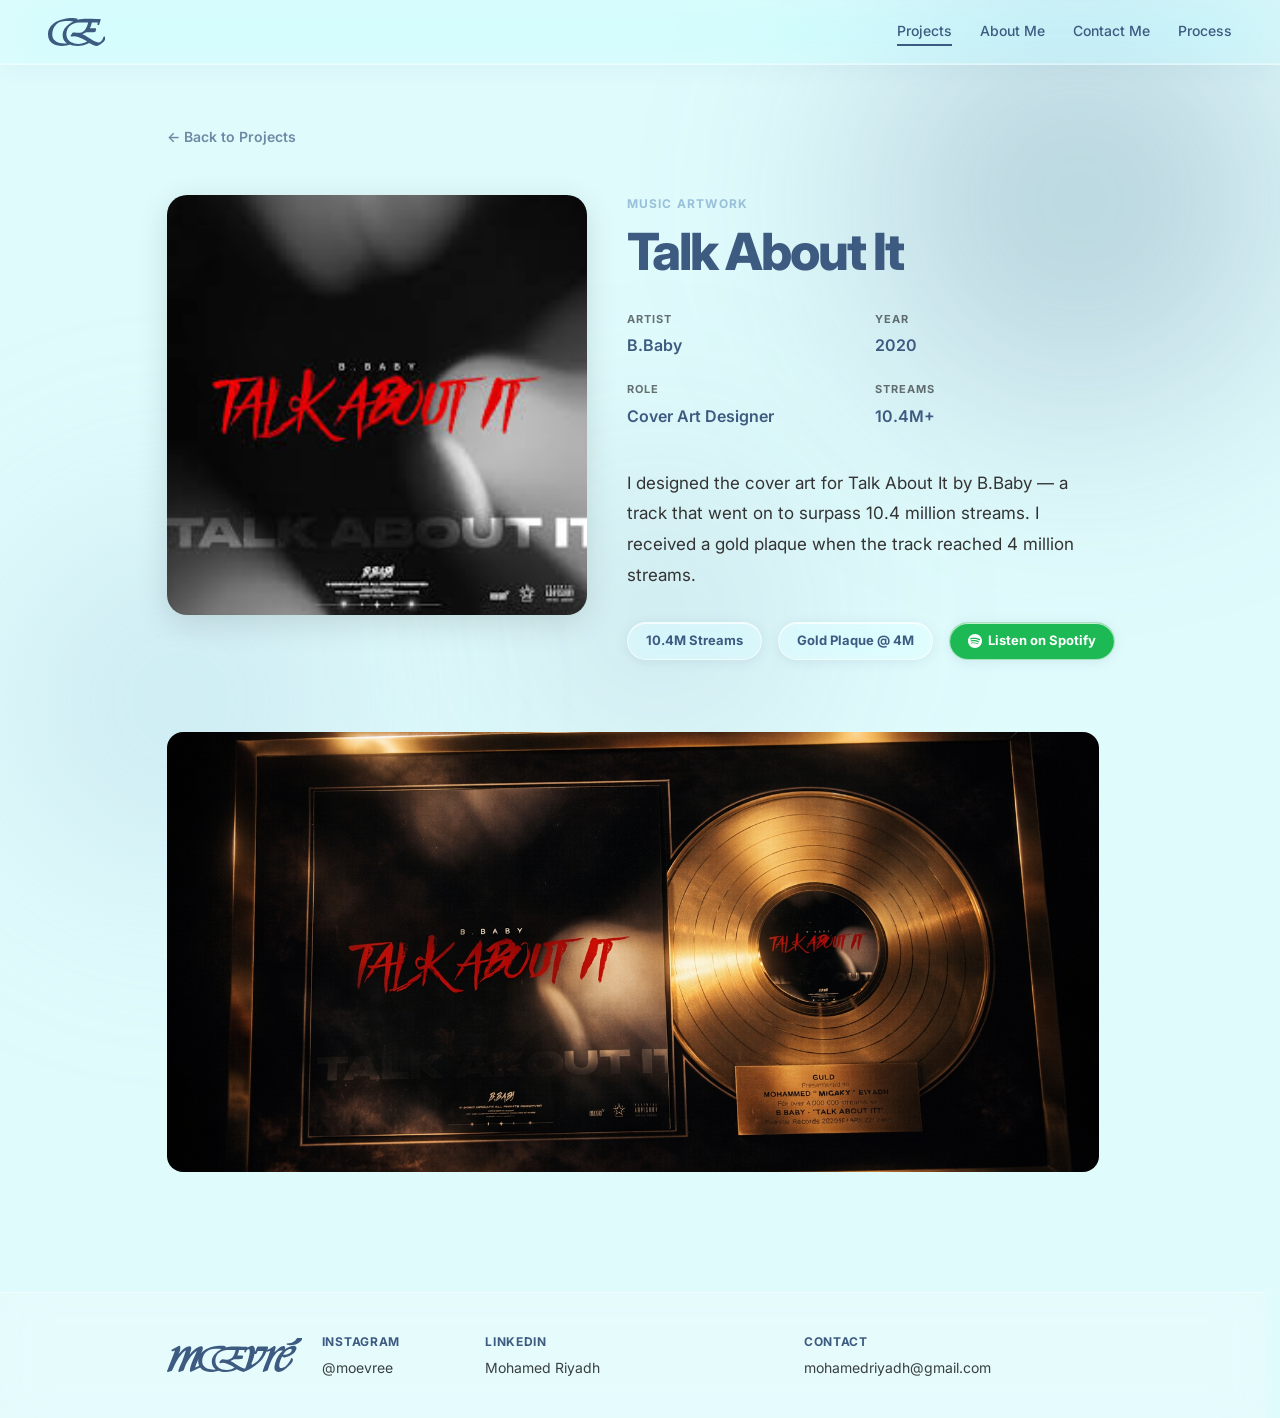
<file: talk-about-it.html>
﻿<!doctype html>
<html lang="sv">
<head>
  <meta charset="utf-8" />
  <meta name="viewport" content="width=device-width, initial-scale=1" />
  <title>Mohamed Riyadh</title>
  <link rel="preconnect" href="https://fonts.googleapis.com" />
  <link rel="preconnect" href="https://fonts.gstatic.com" crossorigin />
  <link href="https://fonts.googleapis.com/css2?family=Inter:wght@400;500;600;700;800&display=swap" rel="stylesheet" />
  <!-- Primar CSS-fil som styr hela webbplatsens utseende -->
  <link rel="stylesheet" href="styles.css" />
</head>
<body>

  <!-- HEADER -->
  <header class="header">
    <div class="header-inner">
      <div class="navbar">
        <a class="brand logo" href="index.html" aria-label="Hem">
          <svg width="582" height="284" viewBox="0 0 582 284" fill="none" xmlns="http://www.w3.org/2000/svg">
            <path d="M482.058 104.988C485.787 105.792 488.741 111.274 488.296 115.083C487.945 118.082 482.295 135.45 480.773 138.232C479.598 140.388 477.943 142.007 475.691 143.018C467.457 143.551 458.66 145.105 450.485 145.47C433.093 146.25 404.677 142.618 389.241 145.47C387.275 145.835 359.738 159.695 354.453 162.028C352.976 162.68 349.716 163.671 349.192 165.142C387.527 181.458 420.419 208.022 456.842 227.816C500.146 251.346 535.418 262.783 557.379 207.819C560.14 200.902 562.541 180.92 574.38 188.39C585.02 195.1 582.614 210.193 578.554 220.08C569.915 241.113 532.035 269.014 511.576 278.477C498.323 284.605 493.601 284.403 479.583 281.072C458.21 275.995 436.442 265.388 417.875 253.946C367.982 282.301 304.594 290.249 248.393 279.124C241.039 277.668 226.013 271.792 220.229 271.664C213.911 271.525 197.226 277.747 189.362 279.296C98.2647 297.216 -8.02178 265.659 0.478967 154.82C9.67123 35.011 173.378 -9.11739 272.503 1.53481C277.719 2.09727 292.404 3.80932 296.222 6.4588C300.42 9.37965 299.349 14.0273 299.314 18.1964C314.379 13.8152 329.928 10.0951 345.69 9.26123C404.914 6.14304 466.913 11.6048 526.424 9.38951C531.674 10.1247 534.623 13.2182 534.826 18.5665L518.535 68.4133C515.177 72.6613 511.161 73.9046 506.078 72.1038C494.836 68.1222 505.347 53.8584 504.285 45.7965H445.012C441.11 66.3657 433.241 85.7854 425.254 104.983H482.058V104.988ZM254.345 34.9568C191.719 30.3633 122.799 22.5629 77.0104 74.3931C45.2104 110.391 28.1595 180.594 61.2042 220.411C89.4231 254.415 146.103 262.225 187.718 257.933C188.715 257.829 191.155 257.429 191.106 256.403C191.067 255.594 180.18 248.312 178.268 246.555C148.276 218.96 142.29 174.254 154.085 136.56C165.633 99.6594 200.842 68.4725 232.701 48.3522C239.157 44.2768 246.971 41.0846 253.076 37.1622C254.044 36.5405 254.844 37.2609 254.345 34.9568ZM407.472 45.8113C351.899 48.2387 291.455 36.3136 241.207 65.7243C198.584 90.6699 177.478 143.344 190.212 191.232C209.975 265.55 315.441 276.148 375.539 249.185C377.959 248.099 394.008 240.018 394.625 239.13C395.321 238.128 394.235 237.373 393.588 236.737C387.69 230.89 366.91 219.641 358.74 215.304C332.27 201.252 290.912 184.458 260.777 184.902C253.397 185.01 232.627 193.536 229.905 182.178C228.295 175.453 238.801 165.344 242.906 160.148C246.63 155.432 247.045 150.606 253.792 148.332C272.636 141.982 301.69 152.106 322.88 150.241C377.204 145.455 395.326 90.5268 407.472 45.8162V45.8113Z" fill="#3D5A80"/>
          </svg>
        </a>
        <button class="hamburger" aria-label="Öppna meny" aria-expanded="false" aria-controls="main-nav" onclick="toggleMenu()">
          <span></span><span></span><span></span>
        </button>
        <nav id="main-nav" class="navlinks" aria-label="Huvudmeny">
          <ul>
            <li><a href="projects.html" class="nav-active">Projects</a></li>
            <li><a href="about-me.html">About Me</a></li>
            <li><a href="contact-me.html">Contact Me</a></li>
            <li><a href="process.html">Process</a></li>
          </ul>
        </nav>
      </div>
    </div>
  </header>

  <!-- MAIN -->
  <main>
    <div class="container">

      <a href="projects.html" class="back-link" id="back-link">&#8592; Back to Projects</a>

      <article class="tai-layout">

        <!-- Omslagsbild -->
        <div class="project-cover">
          <img src="tai.jpg" alt="Talk About It — musikomslag av Mohamed Riyadh" />
        </div>

        <!-- Info -->
        <div class="project-info">
          <p class="project-category">Music Artwork</p>
          <h1 class="project-title">Talk About It</h1>

          <div class="project-meta">
            <div class="meta-item">
              <p class="meta-label">Artist</p>
              <p class="meta-value">B.Baby</p>
            </div>
            <div class="meta-item">
              <p class="meta-label">Year</p>
              <p class="meta-value">2020</p>
            </div>
            <div class="meta-item">
              <p class="meta-label">Role</p>
              <p class="meta-value">Cover Art Designer</p>
            </div>
            <div class="meta-item">
              <p class="meta-label">Streams</p>
              <p class="meta-value">10.4M+</p>
            </div>
          </div>

          <p class="project-desc">
            I designed the cover art for Talk About It by B.Baby — a track that went on to surpass
            10.4 million streams. I received a gold plaque when the
            track reached 4 million streams.
          </p>

          <!-- Pills + Spotify på en enda rad som aldrig radbryts -->
          <div class="project-stats project-stats--nowrap">
            <span class="stat-pill">10.4M Streams</span>
            <span class="stat-pill">Gold Plaque @ 4M</span>
            <a
              href="https://open.spotify.com/track/7hu0kEokJasOMU9pdLVdLZ?si=b919d5abcdfd4850"
              target="_blank"
              rel="noreferrer"
              class="stat-pill stat-pill--spotify"
            >
              <svg viewBox="0 0 24 24" fill="currentColor" xmlns="http://www.w3.org/2000/svg" width="14" height="14">
                <path d="M12 0C5.373 0 0 5.373 0 12s5.373 12 12 12 12-5.373 12-12S18.627 0 12 0zm5.516 17.313a.75.75 0 01-1.032.244c-2.827-1.727-6.39-2.117-10.585-1.16a.75.75 0 11-.334-1.463c4.588-1.047 8.52-.596 11.707 1.347a.75.75 0 01.244 1.032zm1.472-3.274a.938.938 0 01-1.29.308c-3.233-1.988-8.163-2.563-11.986-1.402a.937.937 0 11-.546-1.794c4.37-1.329 9.8-.685 13.514 1.598a.938.938 0 01.308 1.29zm.127-3.408c-3.878-2.303-10.277-2.514-13.977-1.39a1.124 1.124 0 11-.653-2.151c4.252-1.292 11.319-1.042 15.789 1.608a1.124 1.124 0 01-1.159 1.933z"/>
              </svg>Listen on Spotify
            </a>
          </div>

        </div>

        <!-- Guldplatta -->
        <div class="project-plaque-wrapper">
          <img
            src="6B6F245F-61D8-4198-8C75-6B6F8833BA81%20(1).PNG"
            alt="Gold plaque — Talk About It av B.Baby" />
        </div>

      </article>
    </div>
  </main>

  <!-- FOOTER -->
  <footer class="footer">
    <div class="container">
      <div class="footer-grid">
        <div class="footer-col footer-brand">
          <div class="footer-logo-small">
            <a href="index.html" aria-label="Hem">
              <svg width="533" height="134" viewBox="0 0 533 134" fill="none" xmlns="http://www.w3.org/2000/svg">
                <g clip-path="url(#fcTAI)">
                  <path d="M46.4123 62.509C46.5109 62.7175 46.6655 62.6929 46.8605 62.509C54.4748 53.9593 62.5284 45.1787 71.9893 38.5703C78.6759 33.9009 95.5181 25.8287 95.7265 40.3188C95.8094 46.0754 91.1462 58.9717 88.9726 64.7507C88.9614 65.2528 88.8135 65.551 88.5244 65.6474C88.2824 66.0621 88.4326 66.0621 88.9726 65.6474C88.7552 65.4994 88.7552 65.3515 88.9726 65.199C91.8566 62.4754 94.1221 59.1353 96.8066 56.2301C104.853 47.5213 121.805 32.4819 134.016 32.0314C137.216 31.9126 139.239 32.8518 140.505 35.8355C143.414 42.6927 137.583 52.6009 134.672 58.9269C134.699 59.4626 134.401 60.0611 133.776 60.7202C133.58 61.1581 133.58 61.1581 133.776 60.7202C134.108 59.9939 134.556 59.5456 135.12 59.3752C149.368 42.4282 174.819 34.0466 196.28 31.5942C204.717 30.6303 221.518 29.6687 229.31 32.603C231.766 33.5288 231.631 35.0599 231.226 37.4203C236.207 36.1224 241.26 34.5869 246.434 34.2596C268.168 32.8787 291.339 35.349 313.225 34.2596C316.069 33.9704 316.259 35.2863 317.261 37.4315C324.871 34.2282 336.108 26.1156 342.988 34.5151C345.473 37.5503 346.401 42.2758 346.602 46.1359C346.764 49.1868 346.078 52.1279 346.136 54.8941C346.266 55.1384 346.416 55.1317 346.584 54.8941C349.988 49.0972 351.805 40.7783 355.458 35.3132C356.332 34.0063 356.908 33.3383 358.562 33.0401L396.443 33.0289C400.389 34.1632 396.521 43.4437 395.417 45.9319C395.345 46.3377 395.569 46.3825 395.865 46.3803C400.701 44.2462 405.462 41.9014 410.054 39.2854C413.368 37.3979 419.409 32.5806 422.421 31.4911C426.41 30.0497 427.665 32.8563 428.084 36.3309C428.615 40.7447 425.056 50.6843 423.642 55.3447H424.091C429.713 50.4153 434.613 44.5174 440.704 39.9175C445.683 36.156 456.229 29.1598 462.487 32.3968C468.681 35.6001 465.203 40.2247 463.518 45.0308L470.832 40.4757C479.157 35.7122 500.505 25.3422 508.317 34.0556C513.399 39.727 508.29 48.8595 504.472 53.9593C497.368 63.4483 484.723 69.9514 473.718 73.8406C466.622 76.3468 460.143 78.9808 453.665 73.2713C448.782 84.6656 441.179 98.8195 442.465 111.584C443.239 119.259 449.979 119.454 456.132 117.647C469.559 113.704 479.377 98.9988 485.996 87.4655C486.798 86.0667 489.126 80.467 489.823 79.9761C494.314 76.8064 496.481 84.2577 496.12 87.7098C494.975 98.6738 472.703 117.717 463.659 123.832C454.535 130.003 441.056 137.688 430.219 131.456C420.156 125.668 423.929 108.295 426.367 99.0751C431.261 80.5724 441.937 63.1591 456.347 50.6349C445.036 47.9584 438.06 51.2133 430.582 59.3707C413.245 78.2881 404.954 103.103 396.965 127.031C396.618 127.654 396.02 127.883 395.421 128.176C390.823 130.434 384.788 131.898 379.946 133.803C378.019 133.563 376.764 132.312 377.347 130.301C385.302 105.146 397.579 80.2137 405.29 55.134C405.716 53.7531 406.186 52.3319 406.168 50.8636C405.057 49.6979 394.527 56.6157 392.954 52.6614C388.174 62.2266 383.357 71.924 376.968 80.5836C361.674 101.31 333.962 118.775 311.201 130.423C304.208 134.002 303.139 134.455 295.323 132.393C288.083 130.483 280.952 127.04 274.611 123.11C255.541 133.48 232.51 136.43 211.28 131.761C209.075 131.277 204.58 129.394 202.964 129.32C200.242 129.196 190.133 132.743 185.916 133.269C166.024 135.751 143.445 132.406 130.352 115.919L95.5719 133.426C87.9172 135.809 90.6958 122.462 91.4308 118.526C95.9058 94.5447 110.368 73.0875 117.644 49.9647C99.5897 62.518 84.7329 82.9866 75.1511 102.691C71.8033 109.575 70.1921 116.336 67.3642 123.137C65.4236 127.804 64.4264 128.161 59.8372 129.947C57.2893 130.94 51.1898 133.22 48.7652 133.675C42.3922 134.872 45.2022 127.865 46.2846 124.457C50.336 111.729 57.2759 98.6738 61.9884 85.9367C65.9278 75.2865 69.4683 64.2329 72.9708 53.4505C73.2172 52.6928 74.4878 49.3056 73.0671 49.5074C70.3624 49.8907 60.366 60.2068 58.049 62.7242C40.3777 81.9286 30.1214 105.679 19.3945 129.151L4.41443 133.664C2.18031 134.37 -0.0806983 133.021 0.0022129 130.624L29.2721 56.3422C29.895 54.4906 30.7174 52.1324 30.7466 50.1889C30.7578 49.4693 30.8452 49.4244 30.0766 49.5186C27.3248 49.8504 23.177 53.2958 20.7479 52.5628C19.0292 52.0427 16.5643 48.4359 18.2337 46.6403L45.8073 31.648C47.526 30.6864 49.8766 30.1551 51.2906 31.8565C52.7046 33.5579 52.4312 41.8252 52.1847 44.3C51.5819 50.292 48.4671 56.8466 46.4145 62.5068L46.4123 62.509ZM215.314 43.688C193.203 41.5046 168.247 39.1711 151.685 56.8937C139.988 69.4089 133.628 93.8139 143.719 108.811C153.574 123.46 176.3 126.042 192.468 124.354C186.478 119.633 181.098 113.971 178.7 106.535C170.844 82.1774 186.127 62.3163 205.322 49.5971L215.316 43.6903L215.314 43.688ZM458.142 66.0912C469.503 67.0013 487.836 63.39 491.244 50.5811C493.613 41.684 486.742 42.8922 480.56 44.8223C472.273 47.4114 466.187 53.6679 461.358 60.5722C460.903 61.2223 457.717 65.7146 458.14 66.089L458.142 66.0912ZM277.141 68.7835H297.526C297.81 68.7835 299.574 70.1755 299.76 70.5835C300.445 72.0742 298.334 78.7925 297.528 80.4401C296.712 82.1034 295.74 82.8297 293.9 83.0853C284.493 84.3944 273.929 83.0629 264.395 83.5986L249.82 90.5209C263.696 96.9567 275.78 106.668 289.228 113.836C294.991 116.91 301.516 119.992 308.069 120.591C311.21 111.503 314.706 102.507 317.581 93.3297C320.456 84.1523 329.054 55.2416 325.305 46.8196C324.774 45.6248 324.008 44.6273 322.621 44.5421C321.234 44.4569 314.899 47.0326 313.897 47.9629C311.325 50.3503 312.985 57.6491 307.381 57.1694C302.023 56.7099 306.202 50.2673 305.814 47.2724H284.309C283 54.7686 280.096 61.8477 277.141 68.7857V68.7835ZM270.423 47.2724C248.019 48.01 221.778 43.1971 203.661 59.5882C187.532 74.1814 185.046 104.202 203.968 117.558C217.335 126.993 238.706 128.374 253.939 123.33C255.866 122.691 264.894 118.916 265.728 117.645C266.192 116.939 265.889 116.979 265.473 116.535C263.958 114.919 256.5 110.772 254.145 109.49C244.272 104.117 228.642 97.7413 217.355 97.9004C214.442 97.9408 209.252 100.685 206.989 97.9565C205.956 96.7124 206.2 95.4929 206.868 94.1658C207.536 92.8388 211.291 88.0864 212.434 86.7392C216.887 81.4915 227.432 84.9705 233.467 85.3606C257.598 86.9118 265.927 67.4026 270.423 47.2724ZM380.186 51.303H358.904C358.389 51.303 355.996 54.1521 355.615 54.7372C353.549 57.9338 353.412 63.1255 348.614 62.9731C347.68 63.3878 345.457 61.238 345.007 62.0495C344.377 63.1838 343.718 68.7117 343.225 70.5768C342.251 74.2688 341.117 78.0303 339.989 81.682C338.463 86.6338 333.939 96.2842 333.334 100.577C333.121 102.092 334.385 104.67 334.266 106.432C344.628 100.395 354.524 93.9529 362.25 84.6769C370.171 75.1655 376.798 63.2264 380.183 51.3007L380.186 51.303ZM123.022 84.4684C122.859 84.8629 122.767 85.3449 122.574 85.8134C120.264 91.4422 117.602 97.0127 115.52 102.733C114.756 104.832 110.875 115.421 111.827 116.737L126.608 109.559C124.712 104.762 123.387 99.7453 123.004 94.5693C122.827 92.1864 123.125 89.5816 123.022 87.1561C123.806 86.7706 123.363 85.5915 123.47 84.9145C123.526 84.558 124.243 83.8721 123.914 83.1211C123.103 83.2108 123.224 83.9752 123.022 84.4661V84.4684Z" fill="#3D5A80"/>
                  <path d="M472.155 26.0818C470.893 24.8243 471.108 22.614 472.578 21.5716C477.425 20.7758 482.487 20.8834 487.278 19.7222C493.747 18.1531 500.779 13.9208 505.637 9.40608C507.405 7.76294 512.792 0.81826 514.119 0.412519C515.889 -0.127722 527.763 -0.0649558 530.058 0.201802C537.538 1.07157 528.687 11.1501 526.246 13.4388C514.834 24.1338 497.918 28.6866 482.51 28.4042C480.616 28.3683 473.38 27.3058 472.155 26.0841V26.0818Z" fill="#3D5A80"/>
                </g>
                <defs>
                  <clipPath id="fcTAI"><rect width="533" height="134" fill="white"/></clipPath>
                </defs>
              </svg>
            </a>
          </div>
          <div>
            <p class="label">Instagram</p>
            <a href="https://www.instagram.com/moevree" target="_blank" rel="noreferrer">@moevree</a>
          </div>
        </div>
        <div class="footer-col">
          <p class="label">LinkedIn</p>
          <a href="https://www.linkedin.com/in/mohamed-riyadh-204072342/" target="_blank" rel="noreferrer">Mohamed Riyadh</a>
        </div>
        <div class="footer-col">
          <p class="label">Contact</p>
          <a href="mailto:mohamedriyadh@gmail.com">mohamedriyadh@gmail.com</a>
        </div>
      </div>
    </div>
  </footer>

  <script>
    function toggleMenu() {
      const nav = document.getElementById('main-nav');
      const btn = document.querySelector('.hamburger');
      const open = nav.classList.toggle('open');
      btn.setAttribute('aria-expanded', String(open));
    }

    // Satter "Back to Home" om anvandaren kom fran startsidan,
    // annars "Back to Projects" (standard i HTML).
    (function () {
      var params = new URLSearchParams(window.location.search);
      var link = document.getElementById('back-link');
      if (link && params.get('from') === 'home') {
        link.href = 'index.html';
        link.textContent = '\u2190 Back to Home';
      }
    })();
  </script>
</body>
</html>
</file>
<file: styles.css>
﻿/* ============================================================
   IMPORTERA GOOGLE FONTS
   Inter från Google Fonts används som typsnitt på hela
   webbplatsen. Det är optimerat för skärmar och fungerar
   bra för både rubriker och brödtext.
   ============================================================ */
@import url('https://fonts.googleapis.com/css2?family=Inter:wght@400;500;600;700;800&display=swap');

/* ============================================================
   CSS-VARIABLER (Custom Properties)
   Samlar alla återkommande värden på ett ställe.
   Principen kallas DRY (Don't Repeat Yourself) — ändrar
   man --primary här uppdateras färgen överallt automatiskt.
   ============================================================ */
:root {
  --max: 980px;           /* Maxbredd för sidinnehåll */
  --pad: 24px;            /* Horisontell padding i container */
  --border: rgba(0,0,0,.12);
  --muted: rgba(0,0,0,.55);
  --bg: #E0FBFC;          /* Sidans bakgrundsfärg */
  --primary: #3D5A80;     /* Primärfärg — mörkblå */
  --accent: #98C0D9;      /* Accentfärg — ljusblå */
  --card-bg: #ffffff;
  --radius: 20px;
  --header-h: 64px;
}

/* ============================================================
   RESET & BOX-SIZING
   box-sizing: border-box gör att padding räknas IN i
   elementets bredd, vilket förhindrar oväntade overflow-problem.
   margin och padding nollställs för konsekvent bas.
   ============================================================ */
*,
*::before,
*::after {
  box-sizing: border-box;
  margin: 0;
  padding: 0;
}

html, body {
  height: 100%;
}

/* Förhindrar horisontellt layoutskift vid sidnavigering.
   scrollbar-gutter: stable reserverar alltid plats för
   scrollbaren oavsett om sidan är tillräckligt lång —
   detta hindrar innehållet från att hoppa sidled när
   man navigerar mellan sidor av olika höjd. */
html {
  scrollbar-gutter: stable;
  scroll-behavior: smooth;
}

body {
  font-family: "Inter", ui-sans-serif, system-ui, sans-serif;
  background: var(--bg);
  color: #111;
  line-height: 1.5;
  overflow-x: clip; /* clip istället för hidden — bryter inte position:sticky */
  /* Förhindrar att innehållet hamnar under den fixerade headern */
  padding-top: var(--header-h);
}

/* Tar bort underline globalt för att matcha designens rena utseende */
a,
a:hover,
a:focus,
a:active {
  color: inherit;
  text-decoration: none;
}

/* ============================================================
   CONTAINER
   Centrerat innehållsblock med maxbredd och horisontell
   padding. Återanvänds på alla sidor för konsekvent layout.
   ============================================================ */
.container {
  width: 100%;
  max-width: var(--max);
  margin: 0 auto;
  padding: 0 var(--pad);
}

/* ============================================================
   HEADER
   position: fixed håller headern synlig under scroll.
   backdrop-filter skapar ett frostat glaseffekt-utseende.
   ============================================================ */
.header {
  position: fixed;
  top: 0;
  left: 0;
  right: 0;
  width: 100%;
  z-index: 100;
  background: rgba(224,251,252,.92);
  backdrop-filter: blur(12px);
  -webkit-backdrop-filter: blur(12px);
  border-bottom: 1px solid var(--border);
}

/* Header-inner har full bredd med generös sidpadding */
.header-inner {
  width: 100%;
  padding: 0 48px;
}

/* Flexbox placerar logo och nav horisontellt */
.navbar {
  display: flex;
  align-items: center;
  justify-content: space-between;
  height: var(--header-h);
}

/* Logotypen skalas via height — width: auto behåller proportionerna */
.logo svg {
  height: 28px;
  width: auto;
  display: block;
}

/* ============================================================
   NAVIGERING
   <ul>-lista är semantisk standard för menyer — en meny är
   en lista av alternativ utan inbördes rangordning.
   list-style: none tar bort punkterna.
   ============================================================ */
.navlinks ul {
  display: flex;
  align-items: center;
  gap: 28px;
  list-style: none;
}

/* Nav-länkarna rör sig aldrig — transform: none blockerar
   arv från t.ex. big-card hover-effekter */
.navlinks a {
  font-size: 14px;
  font-weight: 500;
  color: var(--primary);
  padding-bottom: 3px;
  border-bottom: 2px solid transparent;
  transition: border-color .15s ease;
  transform: none !important;
  display: inline-block;
}

/* Aktiv sida och hover markeras med en underline.
   transform: none säkerställer att nav-länkarna aldrig
   rör sig vid hover, även om andra a-element har transform. */
.navlinks a:hover,
.navlinks a.nav-active {
  border-bottom-color: var(--primary);
  transform: none;
}

/* ============================================================
   HAMBURGER-KNAPP (mobil)
   Visas bara på skärmar smalare än 640px via media query.
   Tre <span>-element bildar de tre strecken.
   ============================================================ */
.hamburger {
  display: none; /* Dold på desktop */
  flex-direction: column;
  justify-content: center;
  gap: 5px;
  background: none;
  border: none;
  cursor: pointer;
  padding: 8px;
  width: 40px;
  height: 40px;
}

.hamburger span {
  display: block;
  width: 22px;
  height: 2px;
  background: var(--primary);
  border-radius: 2px;
}

/* ============================================================
   HERO-SEKTION (startsidan)
   background-size: cover fyller hela ytan oavsett skärmstorlek.
   min-height istället för fast höjd — sektionen kan växa.
   ============================================================ */
.hero-bg {
  width: 100%;
  min-height: 500px;
  background-image: url("Frame-79.png");
  background-size: cover;
  background-position: center;
  background-repeat: no-repeat;
  display: flex;
  justify-content: center;
  align-items: center;
}

.hero-center {
  text-align: center;
}

/* clamp() ger flytande textstorlek — stor på desktop, lagom på mobil */
.hero h1 {
  font-size: clamp(36px, 6vw, 64px);
  line-height: 1;
  letter-spacing: -0.04em;
  font-weight: 800;
  color: var(--primary);
}

.hero p {
  margin-top: 20px;
  font-size: 13px;
  color: var(--muted);
  font-style: italic;
}

/* ============================================================
   MAIN
   Omsluter sidornas primära innehåll.
   Padding ger luft ovanför och under korten.
   ============================================================ */
main {
  padding: 60px 0 80px;
}

/* ============================================================
   PROJEKTKORT (big-card)
   Flexbox placerar text till vänster och bild till höger.
   Ingen fast höjd — höjden anpassas automatiskt efter
   innehållet (krav i uppgiften).
   ============================================================ */
.big-card {
  display: flex;
  align-items: center;
  justify-content: space-between;
  gap: 40px;
  background: var(--card-bg);
  border-radius: var(--radius);
  padding: 40px 48px;
  margin: 40px auto 0;
  box-shadow: 0 4px 24px rgba(0,0,0,.07);
  overflow: hidden;
}

/* Kort som är <a>-element — hover-animation bara här */
a.big-card {
  display: flex;
  transition: transform .2s ease, box-shadow .2s ease;
}

/* Hover-effekt — bara på projektkorten, inte nav-länkar */
.big-card:hover,
a.big-card:hover {
  transform: translateY(-3px);
  box-shadow: 0 12px 36px rgba(0,0,0,.10);
}

/* Textdelen tar den resterande bredden via flex: 1 */
.card-text {
  flex: 1;
  min-width: 0;
}

.card-title {
  font-size: clamp(22px, 3vw, 34px);
  font-weight: 700;
  color: var(--primary);
  letter-spacing: -0.03em;
  line-height: 1.15;
}

.card-subtitle {
  font-size: 17px;
  font-weight: 500;
  color: var(--accent);
  margin-top: 10px;
}

/* object-fit: cover fyller bildytan utan att förvränga bilden */
.card-image {
  width: 300px;
  height: 300px;
  object-fit: cover;
  border-radius: 14px;
  flex-shrink: 0; /* Bilden krymper inte vid trånga layouter */
  display: block;
}

/* ============================================================
   SIDRUBRIK (projects-sidan)
   ============================================================ */
.page-header {
  margin-bottom: 32px;
}

.page-header h1 {
  font-size: clamp(32px, 5vw, 56px);
  font-weight: 800;
  color: var(--primary);
  letter-spacing: -0.04em;
  line-height: 1;
}

.page-header p {
  margin-top: 12px;
  font-size: 15px;
  color: var(--muted);
}

/* ============================================================
   ABOUT ME — LAYOUT
   Bild till vänster, all text centrerad bredvid via flexbox.
   align-items: center centrerar texten vertikalt mot bilden.
   ============================================================ */
.about-layout {
  max-width: 720px;
}

.about-top-row {
  display: flex;
  align-items: center;
  gap: 48px;
}

/* Profilbilden — object-fit: cover fyller ytan utan att förvränga */
.about-photo {
  width: 320px;
  height: 320px;
  object-fit: cover;
  border-radius: 20px;
  flex-shrink: 0;
  display: block;
  background: var(--accent); /* Visas medan bilden laddar */
}

.about-name-block {
  min-width: 0;
  flex: 1;
}

.about-name {
  font-size: clamp(26px, 3.5vw, 40px);
  font-weight: 800;
  color: var(--primary);
  letter-spacing: -0.04em;
  line-height: 1;
  margin-bottom: 8px;
}

.about-role {
  font-size: 17px;
  font-weight: 500;
  color: var(--accent);
  margin-bottom: 24px;
}

/* line-height: 1.75 ger luftig, lättläst brödtext */
.about-body {
  font-size: 16px;
  line-height: 1.75;
  color: #333;
}

/* ============================================================
   CONTACT — FORMULÄR
   <form> är semantiskt korrekt element för formulär.
   Fälten delar samma grundstil för konsekvent utseende.
   ============================================================ */
.contact-title {
  font-size: clamp(32px, 5vw, 52px);
  font-weight: 800;
  color: var(--primary);
  letter-spacing: -0.04em;
  line-height: 1;
  margin-bottom: 40px;
}

/* Formulärwrapper — full bredd upp till sidans maxbredd */
.contact-form {
  display: grid;
  gap: 14px;
  max-width: 100%;
}

.contact-form input,
.contact-form textarea {
  width: 100%;
  background: #DBF1FF;
  border: none;
  border-radius: 10px;
  font-family: "Inter", sans-serif;
  font-size: 15px;
  color: #111;
  display: block;
}

.contact-form input {
  height: 48px;
  padding: 0 16px;
}

.contact-form textarea {
  height: 220px;
  padding: 14px 16px;
  resize: vertical; /* Användaren kan göra fältet högre men inte bredare */
}

/* Tydlig focus-ring förbättrar tillgängligheten */
.contact-form input:focus,
.contact-form textarea:focus {
  outline: 2px solid var(--primary);
  outline-offset: 1px;
}

.contact-form input::placeholder,
.contact-form textarea::placeholder {
  color: rgba(61,90,128,.5);
}

/* Skicka-knappen — full bredd för enhetlighet med fälten */
.submit-btn {
  width: 100%;
  height: 48px;
  background: var(--accent);
  color: var(--primary);
  border: none;
  border-radius: 10px;
  cursor: pointer;
  font-family: "Inter", sans-serif;
  font-weight: 700;
  font-size: 15px;
  transition: background .15s ease;
}

.submit-btn:hover {
  background: #82b3ce;
}

/* ============================================================
   PROCESSANALYS — TYPOGRAFI
   Texten begränsas till 720px för optimal radlängd.
   Forskning visar att 50–75 tecken per rad ger bäst
   läsbarhet (Bringhurst, 2004).
   ============================================================ */
.process-article {
  max-width: 720px;
}

.process-title {
  font-size: clamp(32px, 5vw, 52px);
  font-weight: 800;
  color: var(--primary);
  letter-spacing: -0.04em;
  line-height: 1;
  margin-bottom: 12px;
  max-width: 720px;
  padding-left: 48px;
}

.process-intro {
  font-size: 18px;
  color: var(--muted);
  margin-bottom: 24px;
  line-height: 1.6;
  max-width: 720px;
  padding-left: 48px;
}

.process-article h2 {
  font-size: 22px;
  font-weight: 700;
  color: var(--primary);
  letter-spacing: -0.02em;
  margin-top: 48px;
  margin-bottom: 16px;
}

/* line-height: 1.8 ger god läsbarhet för längre texter */
.process-article p {
  font-size: 16px;
  line-height: 1.8;
  color: #2a2a2a;
  margin-bottom: 20px;
}

/* Avdelare mellan sektioner */
.process-divider {
  border: none;
  border-top: 1px solid var(--border);
  margin: 48px 0;
}

/* Referenslistan — ordnad lista med indrag */
.process-article ol {
  padding-left: 22px;
  font-size: 14px;
  line-height: 1.8;
  color: var(--muted);
  margin-top: 16px;
}

.process-article ol li {
  margin-bottom: 8px;
}

/* ============================================================
   PROJEKTSIDOR (talk-about-it, gfry, apotek)
   Layouten delar bild till vänster och info till höger.
   ============================================================ */

/* Tillbaka-länk */
.back-link {
  display: inline-flex;
  align-items: center;
  gap: 8px;
  font-size: 14px;
  font-weight: 600;
  color: var(--primary);
  margin-bottom: 48px;
  opacity: .7;
  transition: opacity .15s;
}

.back-link:hover {
  opacity: 1;
}

/* Tvåkolumnslayout: bild vänster, info höger */
.project-hero {
  display: flex;
  align-items: flex-start;
  gap: 80px;
}

/* Projektbild — bredden är fast, höjden bestäms av bildens
   naturliga proportioner via height: auto. Inget min-height
   används eftersom det skapar ett tomt utrymme under bilden
   när bilden är kortare än det angivna minimivärdet. */
.project-cover {
  width: 420px;
  flex-shrink: 0;
  border-radius: 20px;
  overflow: hidden;
  box-shadow: 0 8px 32px rgba(0,0,0,.12);
}

.project-cover img {
  width: 100%;
  height: auto;
  display: block;
}

/* Infodelen till höger */
.project-info {
  flex: 1;
  min-width: 0;
}

.project-category {
  font-size: 12px;
  font-weight: 700;
  color: var(--accent);
  text-transform: uppercase;
  letter-spacing: .1em;
  margin-bottom: 12px;
}

.project-title {
  font-size: clamp(28px, 4vw, 56px);
  font-weight: 800;
  color: var(--primary);
  letter-spacing: -.04em;
  line-height: 1.05;
  margin-bottom: 32px;
}

/* Metadata-grid: 2 kolumner */
.project-meta {
  display: grid;
  grid-template-columns: repeat(2, minmax(0,1fr));
  gap: 24px;
  margin-bottom: 40px;
}

.meta-item .meta-label {
  font-size: 11px;
  font-weight: 700;
  text-transform: uppercase;
  letter-spacing: .1em;
  color: var(--muted);
  margin-bottom: 6px;
}

.meta-item .meta-value {
  font-size: 16px;
  font-weight: 600;
  color: var(--primary);
}

/* Beskrivningstext */
.project-desc {
  font-size: 17px;
  line-height: 1.8;
  color: #333;
  max-width: 480px;
  margin-bottom: 32px;
}

/* Pill-brickor — standard vänsterjusterade */
.project-stats {
  display: flex;
  gap: 16px;
  flex-wrap: wrap;
  margin-bottom: 32px;
}

/* Modifier: brickor höger-justerade (Talk About It) */
.project-stats--right {
  justify-content: flex-end;
}

/* Modifier: brickor på en rad, centrerade (Talk About It) */
.project-stats--nowrap {
  flex-wrap: nowrap;
  align-items: center;
}

.stat-pill {
  background: rgba(255, 255, 255, 0.28);
  backdrop-filter: blur(12px) saturate(1.8);
  -webkit-backdrop-filter: blur(12px) saturate(1.8);
  border: 1.5px solid rgba(255, 255, 255, 0.60);
  box-shadow: 0 2px 12px rgba(61,90,128,.10), inset 0 1px 0 rgba(255,255,255,.75);
  color: var(--primary);
  font-size: 13px;
  font-weight: 700;
  padding: 8px 18px;
  border-radius: 100px;
  white-space: nowrap;
}

/* Spotify-variant av pill — samma storlek, grön bakgrund */
.stat-pill--spotify {
  background: #1DB954;
  color: #fff;
  display: inline-flex;
  align-items: center;
  transition: background .15s;
}

.stat-pill--spotify:hover {
  background: #1aab4d;
  color: #fff;
}

.stat-pill--spotify svg {
  flex-shrink: 0;
  display: inline-block;
  vertical-align: middle;
  margin-right: 6px;
}

/* Disclaimer-not (Apotek) */
.disclaimer {
  margin-top: 20px;
  font-size: 13px;
  color: var(--muted);
  font-style: italic;
}

/* ============================================================
   TALK ABOUT IT — CSS-grid-layout
   Desktop: omslagsbild vänster | info höger (rad 1)
            tom cell vänster   | guldplatta höger (rad 2)
   Mobil:   bild → guldplatta → text (om-ordnat med grid-areas)
   ============================================================ */
.tai-layout {
  display: grid;
  grid-template-columns: 420px 1fr;
  grid-template-areas:
    "cover info"
    "plaque plaque";
  column-gap: 40px;
  row-gap: 40px;
}

.tai-layout .project-cover  { grid-area: cover; }
.tai-layout .project-info   { grid-area: info; }
.tai-layout .project-plaque-wrapper { grid-area: plaque; }

/* Guldplatta-bild (Talk About It) */
.project-plaque-wrapper img {
  width: 100%;
  height: 440px;
  object-fit: cover;
  border-radius: 16px;
  display: block;
}

/* GFRY — all text under galleriet */
.gfry-desc {
  margin-top: 48px;
}

/* Bildgalleri under project-hero (GFRY) — exakt 3 kolumner */
.gallery-grid {
  display: grid;
  grid-template-columns: repeat(3, 1fr);
  gap: 16px;
  margin-top: 48px;
}

.gallery-item img {
  width: 100%;
  height: auto;
  display: block;
  border-radius: 12px;
}

/* Spotify-knapp — grön med ikon */
.spotify-btn {
  display: inline-flex;
  align-items: center;
  gap: 10px;
  background: #1DB954;
  color: #fff;
  font-size: 15px;
  font-weight: 700;
  padding: 14px 28px;
  border-radius: 100px;
  transition: background .15s, transform .15s;
}

.spotify-btn:hover {
  background: #1aab4d;
  transform: translateY(-2px);
  color: #fff;
}

.spotify-btn svg {
  width: 22px;
  height: 22px;
  flex-shrink: 0;
}

/* ============================================================
   FOOTER
   CSS Grid med tre kolumner. gap ger luft mellan kolumnerna.
   ============================================================ */
.footer {
  border-top: 1px solid var(--border);
  padding: 40px 0;
  margin-top: 40px;
}

.footer-grid {
  display: grid;
  grid-template-columns: repeat(3, minmax(0,1fr));
  gap: 24px;
  font-size: 14px;
  color: rgba(0,0,0,.75);
}

/* Kolumnen med logo och Instagram — flexbox horisontellt */
.footer-brand {
  display: flex;
  align-items: center;
  gap: 20px;
}

/* Footer-logotypen — horisontell textvarianten */
.footer-logo-small svg {
  height: 34px;
  width: auto;
  display: block;
}

.footer-logo-small a {
  display: block;
}

/* Etikett ovanför länkarna */
.footer-grid .label {
  font-size: 12px;
  font-weight: 700;
  color: var(--primary);
  margin-bottom: 6px;
  text-transform: uppercase;
  letter-spacing: .06em;
}

/* ============================================================
   HOVER PREVIEW CARD (startsidan)
   Visas när musen förs över ett projektkort.
   pointer-events: none gör att kortet inte blockerar klick.
   ============================================================ */
#card-preview {
  position: fixed;
  width: 280px;
  background: #fff;
  border-radius: 18px;
  box-shadow: 0 20px 60px rgba(0,0,0,.18);
  overflow: hidden;
  pointer-events: none;
  opacity: 0;
  transform: translateY(10px) scale(.97);
  transition: opacity .2s ease, transform .2s ease;
  z-index: 9999;
}

#card-preview.visible {
  opacity: 1;
  transform: translateY(0) scale(1);
}

#card-preview__img {
  width: 100%;
  height: 180px;
  object-fit: cover;
  display: block;
}

#card-preview__body {
  padding: 14px 16px 16px;
}

#card-preview__meta {
  font-size: 11px;
  font-weight: 700;
  letter-spacing: .08em;
  text-transform: uppercase;
  color: #3D5A80;
  margin-bottom: 6px;
}

#card-preview__title {
  font-size: 17px;
  font-weight: 800;
  color: #0d1b2a;
  margin-bottom: 6px;
  letter-spacing: -.02em;
}

#card-preview__desc {
  font-size: 13px;
  line-height: 1.55;
  color: #555;
}

#card-preview__arrow {
  margin-top: 12px;
  font-size: 12px;
  font-weight: 700;
  color: #3D5A80;
}

/* ============================================================
   UTSKRIFT — @media print
   Döljer navigering och stora bilder vid utskrift.
   Kvar: rubriker, text och kontaktuppgifter.
   Navigeringen är meningslös på papper och stora bilder
   är onödiga och dyra att skriva ut.
   ============================================================ */
@media print {
  .header,
  .hamburger {
    display: none !important;
  }

  .hero-bg,
  .card-image,
  .project-cover {
    display: none !important;
  }

  body {
    background: #fff !important;
    padding-top: 0 !important;
  }
}

/* ============================================================
   RESPONSIV DESIGN — MEDIA QUERIES

   Tre brytpunkter valda efter vanliga enhetsstorlekar:
   1. max-width: 860px  — tablet / mellanstor skärm
   2. max-width: 640px  — mobil
   3. max-width: 400px  — liten mobil

   Att designa för innehållet snarare än specifika enheter
   ger en mer robust lösning (MDN Web Docs, 2023).
   ============================================================ */

/* ----- TABLET (max 860px) ----- */
@media (max-width: 860px) {
  .header-inner {
    padding: 0 24px;
  }

  /* Korten staplas vertikalt, bilden tar full bredd */
  .big-card {
    flex-direction: column;
    align-items: flex-start;
    padding: 28px 24px;
  }

  .card-image {
    width: 100%;
    height: auto;
    aspect-ratio: 1 / 1;
    max-height: none;
  }

  /* Footer: två kolumner på tablet */
  .footer-grid {
    grid-template-columns: repeat(2, minmax(0,1fr));
  }

  /* About-bild krymper */
  .about-top-row {
    gap: 32px;
  }

  .about-photo {
    width: 240px;
    height: 240px;
  }

  /* Projektsidor: bild ovanför text */
  .project-hero {
    flex-direction: column;
    gap: 40px;
  }

  .project-cover {
    width: 100%;
  }

  /* Talk About It: en kolumn, omordnat cover → platta → text */
  .tai-layout {
    grid-template-columns: 1fr;
    grid-template-areas:
      "cover"
      "plaque"
      "info";
    row-gap: 24px;
  }

  /* Guldplatta rektangulär på tablet/mobil */
  .project-plaque-wrapper img {
    height: 280px;
  }

  /* Galleri: 2 kolumner på tablet */
  .gallery-grid {
    grid-template-columns: repeat(2, 1fr);
  }
}

/* ----- MOBIL (max 640px) ----- */
@media (max-width: 640px) {
  /* Hamburger visas, nav-lista döljs och öppnas via JS */
  .hamburger {
    display: flex;
  }

  /* Mobilmeny dold som standard, .open läggs till via JS */
  .navlinks {
    display: none;
    position: absolute;
    top: var(--header-h);
    left: 0;
    right: 0;
    background: rgba(224,251,252,.97);
    border-bottom: 1px solid var(--border);
    padding: 16px 24px 24px;
    z-index: 99;
  }

  .navlinks.open {
    display: block;
  }

  /* Menyalternativen staplas vertikalt */
  .navlinks ul {
    flex-direction: column;
    align-items: flex-start;
    gap: 16px;
  }

  .navlinks a {
    font-size: 16px;
  }

  .hero-bg {
    min-height: 300px;
  }

  main {
    padding: 48px 0 60px;
  }

  /* Footer: en kolumn på mobil */
  .footer-grid {
    grid-template-columns: 1fr;
  }

  .footer-brand {
    flex-direction: column;
    align-items: flex-start;
  }

  .card-image {
    max-height: none;
  }

  /* About: bild ovanför text på mobil */
  .about-top-row {
    flex-direction: column;
    align-items: flex-start;
    gap: 24px;
  }

  .about-photo {
    width: 100%;
    height: 260px;
  }

  /* Projektsidor */
  .project-meta {
    grid-template-columns: 1fr;
    gap: 16px;
  }

  /* Galleri: 1 kolumn på mobil */
  .gallery-grid {
    grid-template-columns: 1fr;
  }

  /* Guldplatta ännu mer rektangulär på liten mobil */
  .project-plaque-wrapper img {
    height: 220px;
  }
}

/* ----- LITEN MOBIL (max 400px) ----- */
@media (max-width: 400px) {
  .hero h1 {
    font-size: 28px;
  }

  .card-title {
    font-size: 20px;
  }

  .about-name {
    font-size: 24px;
  }

  .about-body {
    font-size: 15px;
  }

  .about-photo {
    height: 200px;
  }
}

/* ============================================================
   LIQUID GLASS
   Animerade bakgrundsblobs + glasmorfism på kort, header,
   footer och process-artikel.
   backdrop-filter skapar frostat glas mot det rörliga bakgrundet.
   ============================================================ */

/* --- Animerade bakgrundsblobs --- */
body::before,
body::after {
  content: '';
  position: fixed;
  border-radius: 50%;
  filter: blur(90px);
  z-index: -1;
  pointer-events: none;
}

body::before {
  width: 640px; height: 640px;
  background: radial-gradient(circle, rgba(61,90,128,.32) 0%, transparent 70%);
  top: -120px; right: -120px;
  animation: blobA 14s ease-in-out infinite alternate;
}

body::after {
  width: 520px; height: 520px;
  background: radial-gradient(circle, rgba(152,192,217,.38) 0%, transparent 70%);
  bottom: -60px; left: -80px;
  animation: blobB 18s ease-in-out infinite alternate;
}

main::before {
  content: '';
  position: fixed;
  border-radius: 50%;
  filter: blur(100px);
  z-index: -1;
  pointer-events: none;
  width: 420px; height: 420px;
  background: radial-gradient(circle, rgba(61,90,128,.18) 0%, transparent 70%);
  top: 45%; left: 35%;
  animation: blobC 20s ease-in-out infinite alternate;
}

@keyframes blobA {
  from { transform: translate(0,0) scale(1); }
  to   { transform: translate(-70px,90px) scale(1.12); }
}

@keyframes blobB {
  from { transform: translate(0,0) scale(1); }
  to   { transform: translate(90px,-70px) scale(1.18); }
}

@keyframes blobC {
  from { transform: translate(0,0) scale(1); }
  to   { transform: translate(-50px,60px) scale(1.08); }
}

/* --- Glass cards --- */
.big-card {
  background: rgba(255,255,255,.22) !important;
  backdrop-filter: blur(28px) saturate(1.9) !important;
  -webkit-backdrop-filter: blur(28px) saturate(1.9) !important;
  border: 1px solid rgba(255,255,255,.55) !important;
  box-shadow:
    0 8px 32px rgba(61,90,128,.10),
    inset 0 1.5px 0 rgba(255,255,255,.75),
    inset 0 -1px 0 rgba(61,90,128,.06) !important;
}

.big-card:hover {
  background: rgba(255,255,255,.34) !important;
  box-shadow:
    0 22px 64px rgba(61,90,128,.16),
    inset 0 1.5px 0 rgba(255,255,255,.85),
    inset 0 -1px 0 rgba(61,90,128,.06) !important;
}

/* --- Glass header --- */
.header {
  background: rgba(224,251,252,.30) !important;
  backdrop-filter: blur(36px) saturate(2.2) !important;
  -webkit-backdrop-filter: blur(36px) saturate(2.2) !important;
  border-bottom: 1px solid rgba(255,255,255,.45) !important;
  box-shadow: inset 0 -1px 0 rgba(255,255,255,.3), 0 2px 24px rgba(61,90,128,.06) !important;
}

/* --- Glass footer --- */
.footer {
  background: rgba(255,255,255,.18) !important;
  backdrop-filter: blur(24px) !important;
  -webkit-backdrop-filter: blur(24px) !important;
  border-top: 1px solid rgba(255,255,255,.4) !important;
}

/* --- Glass preview popup --- */
#card-preview {
  background: rgba(255,255,255,.50) !important;
  backdrop-filter: blur(32px) saturate(1.8) !important;
  -webkit-backdrop-filter: blur(32px) saturate(1.8) !important;
  border: 1px solid rgba(255,255,255,.68) !important;
  box-shadow:
    0 24px 64px rgba(61,90,128,.22),
    inset 0 1px 0 rgba(255,255,255,.9) !important;
}

/* --- Glass process-artikel --- */
.process-article {
  background: rgba(255,255,255,.22) !important;
  backdrop-filter: blur(28px) saturate(1.9) !important;
  -webkit-backdrop-filter: blur(28px) saturate(1.9) !important;
  border: 1px solid rgba(255,255,255,.55) !important;
  border-radius: 20px !important;
  padding: 40px 48px !important;
  box-shadow:
    0 8px 32px rgba(61,90,128,.10),
    inset 0 1.5px 0 rgba(255,255,255,.75),
    inset 0 -1px 0 rgba(61,90,128,.06) !important;
}


/* ============================================================
   APOTEK CAROUSEL
   ============================================================ */
.apotek-carousel {
  margin-top: 48px;
}
.carousel-track {
  position: relative;
  overflow: hidden;
  border-radius: 16px;
}
.carousel-slide { display: none; }
.carousel-slide.active { display: block; }
.carousel-img {
  width: 100%;
  height: auto;
  display: block;
  border-radius: 16px;
  cursor: zoom-in;
}
.carousel-controls {
  display: flex;
  align-items: center;
  justify-content: center;
  gap: 16px;
  margin-top: 20px;
}
.carousel-btn {
  background: rgba(255, 255, 255, 0.28);
  backdrop-filter: blur(16px) saturate(1.9);
  -webkit-backdrop-filter: blur(16px) saturate(1.9);
  border: 1.5px solid rgba(255, 255, 255, 0.60);
  box-shadow: 0 4px 16px rgba(61,90,128,.12), inset 0 1px 0 rgba(255,255,255,.75);
  color: var(--primary);
  border-radius: 50%;
  width: 40px; height: 40px;
  font-size: 18px;
  cursor: pointer;
  display: flex; align-items: center; justify-content: center;
  transition: background 0.2s, box-shadow 0.2s;
  flex-shrink: 0;
}
.carousel-btn:hover {
  background: rgba(255, 255, 255, 0.48);
  box-shadow: 0 6px 22px rgba(61,90,128,.18), inset 0 1px 0 rgba(255,255,255,.85);
}
.carousel-dots { display: flex; gap: 8px; align-items: center; }
.dot {
  width: 8px; height: 8px;
  border-radius: 50%;
  background: var(--muted);
  opacity: 0.35;
  cursor: pointer;
  transition: opacity 0.2s, background 0.2s;
}
.dot.active { opacity: 1; background: var(--primary); }

/* Lightbox */
.lightbox {
  display: none;
  position: fixed;
  inset: 0;
  background: rgba(0,0,0,0.88);
  z-index: 9999;
  align-items: center;
  justify-content: center;
}
.lightbox.open { display: flex; }
.lightbox-close {
  position: absolute;
  top: 20px; right: 24px;
  background: none;
  border: none;
  color: #fff;
  font-size: 40px;
  cursor: pointer;
  line-height: 1;
  opacity: 0.8;
  transition: opacity 0.2s;
}
.lightbox-close:hover { opacity: 1; }
.lightbox-img {
  max-width: 90vw;
  max-height: 90vh;
  border-radius: 12px;
  object-fit: contain;
}

/* Carousel mobile */
@media (max-width: 640px) {
  .apotek-carousel { margin-top: 32px; }
  .carousel-btn { width: 36px; height: 36px; font-size: 16px; }
}


/* ============================================================
   APOTEK LAYOUT - desktop grid: bild+info top, karusell full
   ============================================================ */
.apotek-layout {
  display: grid;
  grid-template-columns: 420px 1fr;
  grid-template-areas:
    "cover info"
    "carousel carousel";
  column-gap: 80px;
  row-gap: 48px;
}
.apotek-layout .project-cover   { grid-area: cover; }
.apotek-layout .project-info    { grid-area: info; }
.apotek-layout .apotek-carousel { grid-area: carousel; margin-top: 0; }

/* Apotek mobil: cover -> karusell -> info */
@media (max-width: 860px) {
  .apotek-layout {
    grid-template-columns: 1fr;
    grid-template-areas:
      "cover"
      "carousel"
      "info";
    row-gap: 24px;
  }
}


/* project-cover ska inte stretcha till hela gridens höjd */
.tai-layout .project-cover,
.apotek-layout .project-cover {
  align-self: start;
}

/* Mobil: Spotify-knapp på egen rad under de andra pills */
@media (max-width: 860px) {
  .project-stats--nowrap {
    flex-wrap: wrap;
  }
  .project-stats--nowrap .stat-pill--spotify {
    margin-top: 8px;
  }
}
</file>
